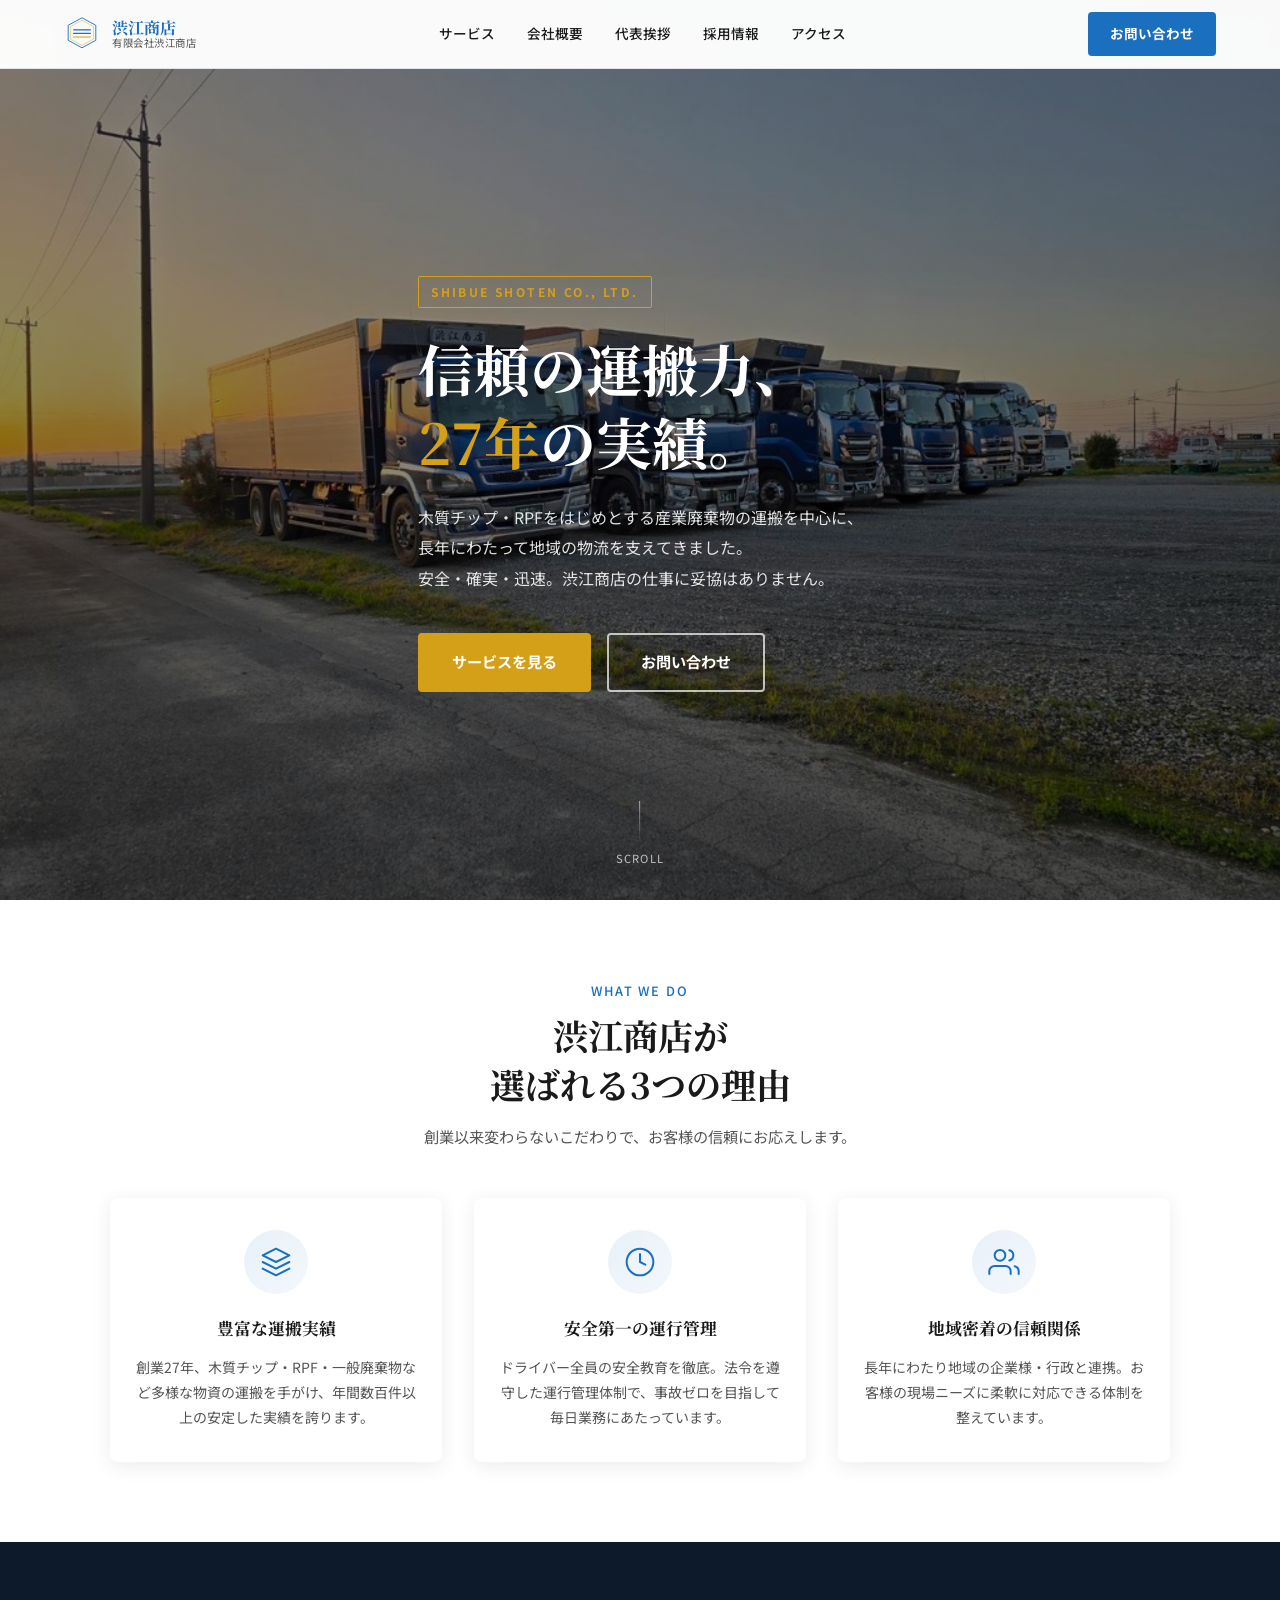
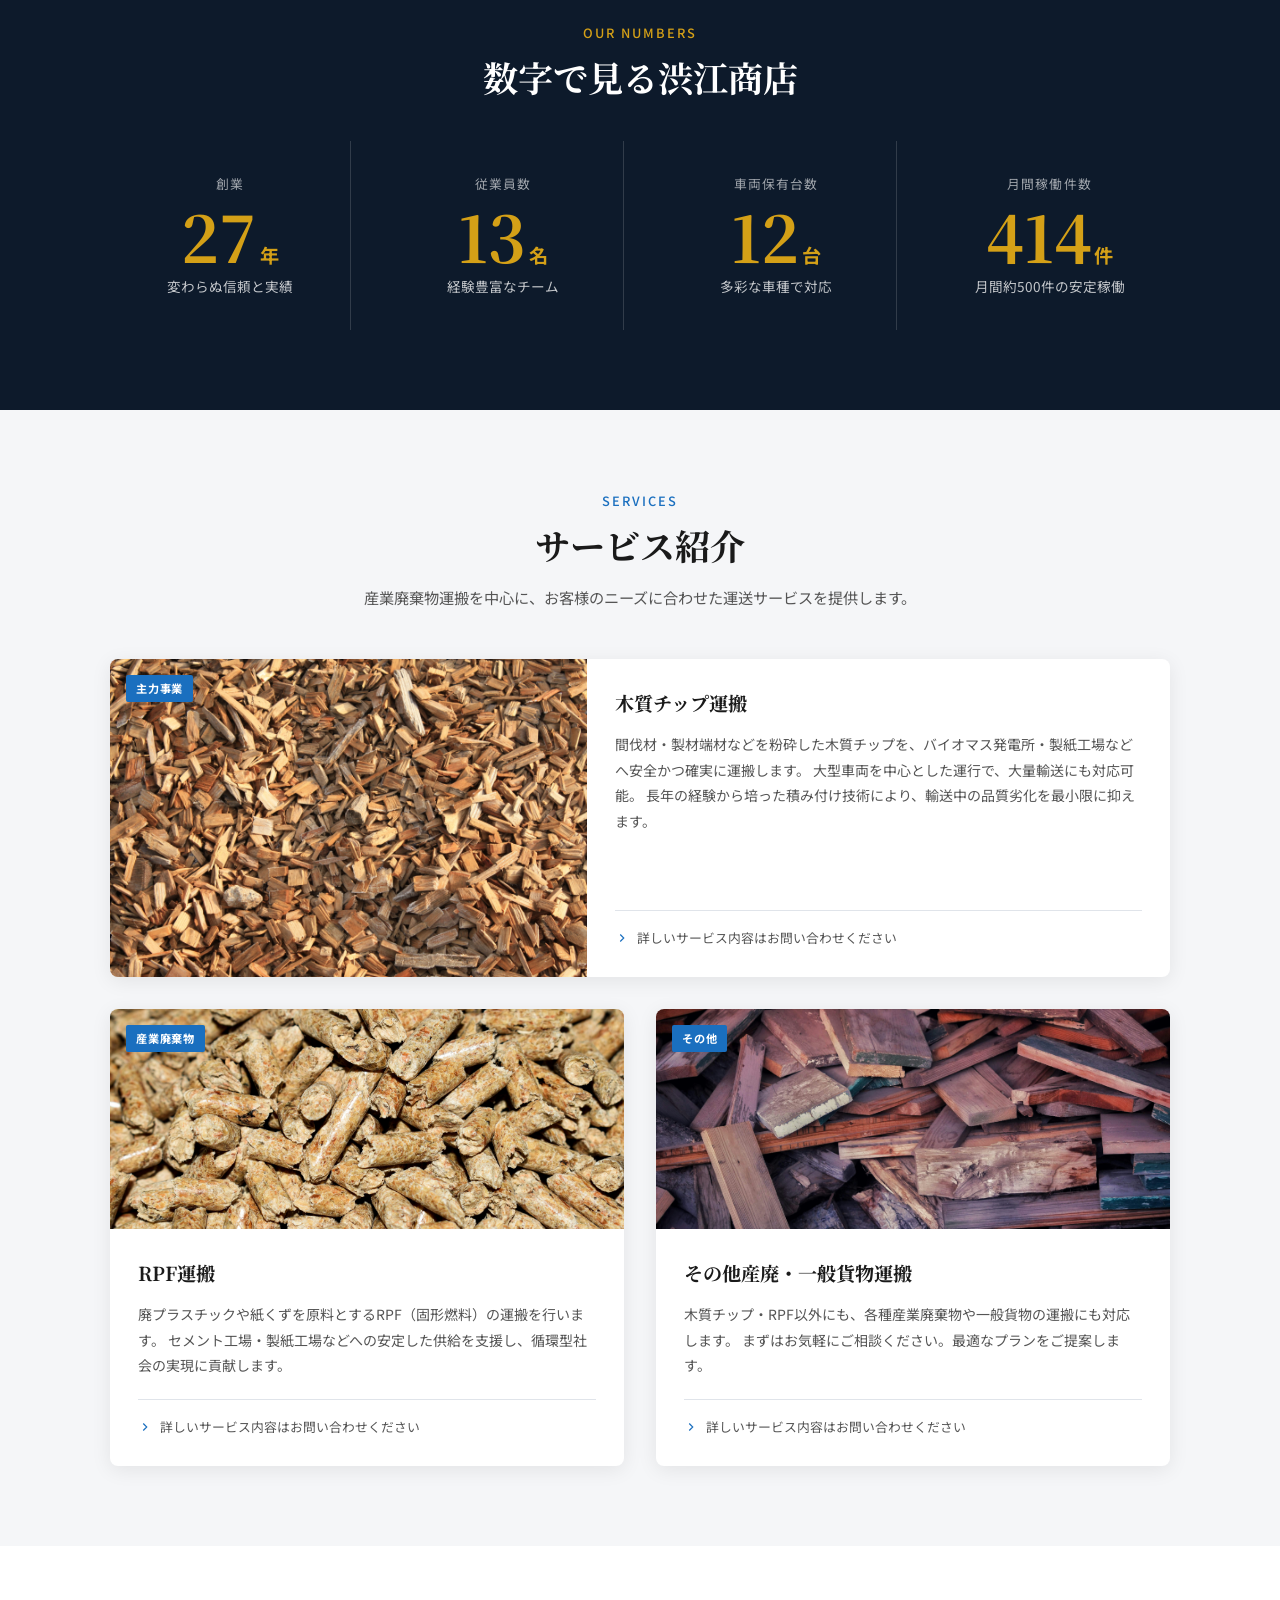
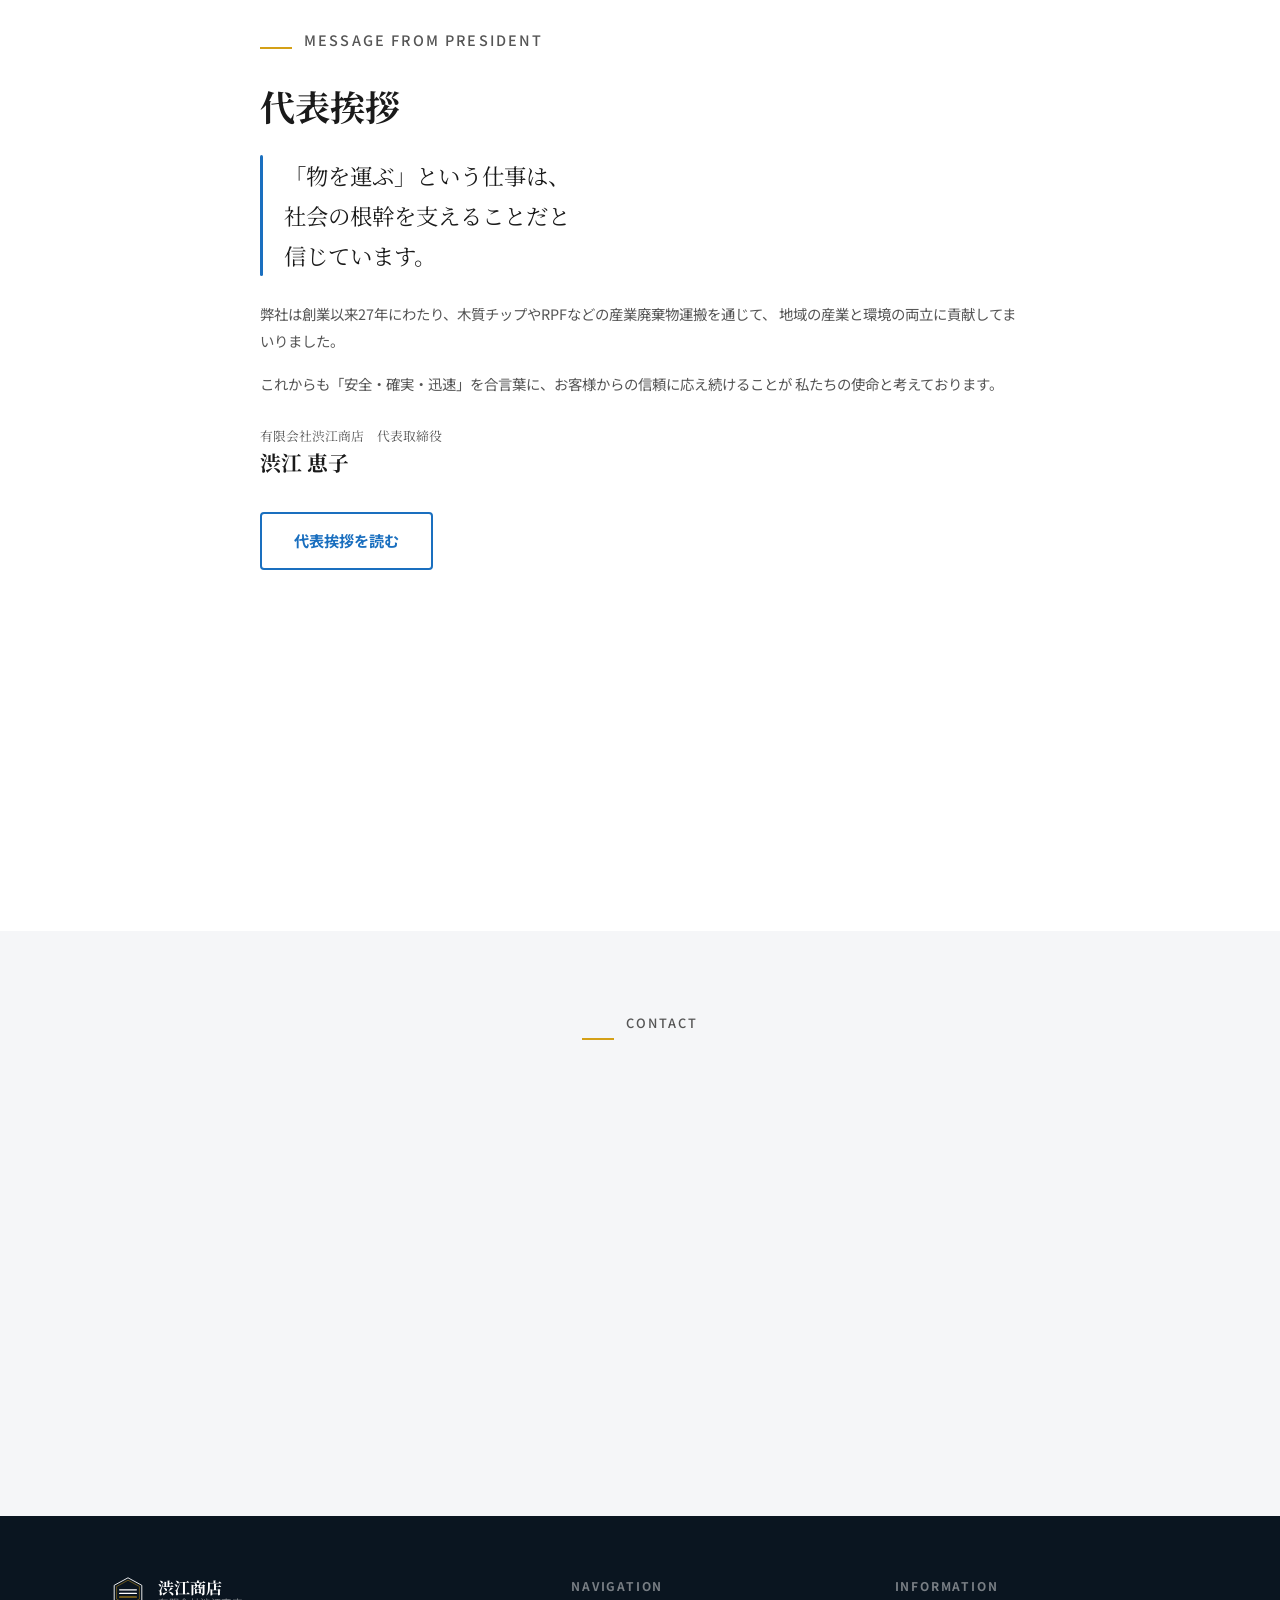
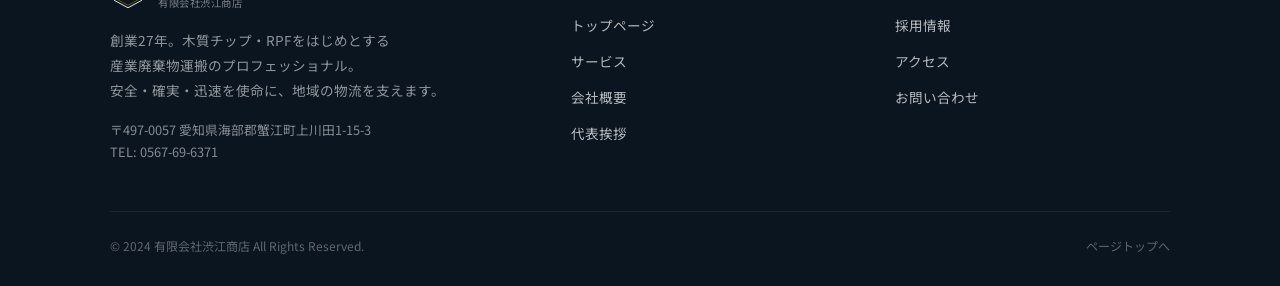
<file: index.html>
<!DOCTYPE html>
<html lang="ja">
<head>
  <meta charset="UTF-8">
  <link rel="icon" type="image/png" href="/shibue320/favicon-96x96.png" sizes="96x96" />
  <link rel="icon" type="image/svg+xml" href="/shibue320/favicon.svg" />
  <link rel="shortcut icon" href="/shibue320/favicon.ico" />
  <link rel="apple-touch-icon" sizes="180x180" href="/shibue320/apple-touch-icon.png" />
  <link rel="manifest" href="/shibue320/site.webmanifest" />
  <meta name="google-site-verification" content="BLk--PZ24DdsqaPjQL0l3wmoyHDwbInh8D880oLCnGQ" />
  <meta name="viewport" content="width=device-width, initial-scale=1.0">
  <meta name="description" content="有限会社渋江商店｜創業27年。木質チップ・RPF等の産業廃棄物運搬を中心に、信頼と実績で地域の物流を支えます。">
  <title>有限会社渋江商店｜信頼の運搬力、27年の実績。</title>

  <!-- Google Fonts -->
  <link rel="preconnect" href="https://fonts.googleapis.com">
  <link rel="preconnect" href="https://fonts.gstatic.com" crossorigin>
  <link href="https://fonts.googleapis.com/css2?family=Noto+Sans+JP:wght@400;500;700&family=Noto+Serif+JP:wght@400;700&display=swap" rel="stylesheet">

  <style>
    /* ===========================
       CSS Variables & Reset
    =========================== */
    :root {
      --color-main: #1A6FBF;
      --color-main-dark: #145a9e;
      --color-accent: #D4A017;
      --color-accent-dark: #b88a12;
      --color-text: #1a1a1a;
      --color-text-sub: #555;
      --color-bg: #ffffff;
      --color-bg-gray: #f5f6f8;
      --color-bg-dark: #0d1a2b;
      --color-border: #e0e4ea;
      --font-serif: 'Noto Serif JP', serif;
      --font-sans: 'Noto Sans JP', sans-serif;
      --radius: 8px;
      --shadow: 0 4px 20px rgba(0,0,0,0.08);
      --shadow-hover: 0 8px 32px rgba(0,0,0,0.15);
      --transition: 0.3s ease;
    }

    *, *::before, *::after {
      box-sizing: border-box;
      margin: 0;
      padding: 0;
    }

    html {
      scroll-behavior: smooth;
    }

    body {
      font-family: var(--font-sans);
      color: var(--color-text);
      background: var(--color-bg);
      line-height: 1.7;
      font-size: 15px;
    }

    img {
      max-width: 100%;
      height: auto;
      display: block;
    }

    a {
      text-decoration: none;
      color: inherit;
    }

    ul {
      list-style: none;
    }

    /* ===========================
       Typography
    =========================== */
    .sec-title {
      font-family: var(--font-serif);
      font-size: clamp(1.5rem, 4vw, 2.2rem);
      font-weight: 700;
      line-height: 1.4;
      color: var(--color-text);
    }

    .sec-subtitle {
      font-size: 0.8rem;
      font-weight: 500;
      letter-spacing: 0.15em;
      text-transform: uppercase;
      color: var(--color-main);
      margin-bottom: 0.5rem;
    }

    .sec-desc {
      color: var(--color-text-sub);
      margin-top: 1rem;
      font-size: 0.95rem;
    }

    /* ===========================
       Layout
    =========================== */
    .container {
      max-width: 1100px;
      margin: 0 auto;
      padding: 0 1.25rem;
    }

    .section {
      padding: 80px 0;
    }

    .section--gray {
      background: var(--color-bg-gray);
    }

    .section--dark {
      background: var(--color-bg-dark);
      color: #fff;
    }

    .section-head {
      text-align: center;
      margin-bottom: 3rem;
    }

    .section-head .sec-title {
      margin-bottom: 0.5rem;
    }

    /* ===========================
       Buttons
    =========================== */
    .btn {
      display: inline-flex;
      align-items: center;
      justify-content: center;
      gap: 0.5rem;
      padding: 0.9rem 2rem;
      border-radius: 4px;
      font-size: 0.95rem;
      font-weight: 700;
      cursor: pointer;
      transition: all var(--transition);
      border: 2px solid transparent;
      font-family: var(--font-sans);
    }

    .btn-primary {
      background: var(--color-main);
      color: #fff;
      border-color: var(--color-main);
    }

    .btn-primary:hover {
      background: var(--color-main-dark);
      border-color: var(--color-main-dark);
      transform: translateY(-2px);
      box-shadow: 0 6px 20px rgba(26,111,191,0.35);
    }

    .btn-accent {
      background: var(--color-accent);
      color: #fff;
      border-color: var(--color-accent);
    }

    .btn-accent:hover {
      background: var(--color-accent-dark);
      border-color: var(--color-accent-dark);
      transform: translateY(-2px);
      box-shadow: 0 6px 20px rgba(212,160,23,0.35);
    }

    .btn-outline {
      background: transparent;
      color: var(--color-main);
      border-color: var(--color-main);
    }

    .btn-outline:hover {
      background: var(--color-main);
      color: #fff;
      transform: translateY(-2px);
    }

    .btn-outline-white {
      background: transparent;
      color: #fff;
      border-color: rgba(255,255,255,0.7);
    }

    .btn-outline-white:hover {
      background: rgba(255,255,255,0.15);
      border-color: #fff;
    }

    /* ===========================
       Header / Nav
    =========================== */
    .site-header {
      position: fixed;
      top: 0;
      left: 0;
      right: 0;
      z-index: 1000;
      background: rgba(255,255,255,0.97);
      backdrop-filter: blur(8px);
      border-bottom: 1px solid var(--color-border);
      transition: box-shadow var(--transition);
    }

    .site-header.scrolled {
      box-shadow: 0 2px 20px rgba(0,0,0,0.1);
    }

    .header-inner {
      display: flex;
      align-items: center;
      justify-content: space-between;
      height: 68px;
      padding: 0 1.5rem;
      max-width: 1200px;
      margin: 0 auto;
    }

    .site-logo {
      display: flex;
      align-items: center;
      gap: 0.75rem;
    }

    .site-logo svg {
      width: 36px;
      height: 36px;
      flex-shrink: 0;
    }

    .logo-text {
      display: flex;
      flex-direction: column;
      line-height: 1.2;
    }

    .logo-text .company-name {
      font-family: var(--font-serif);
      font-size: 1rem;
      font-weight: 700;
      color: var(--color-main);
    }

    .logo-text .company-name-sub {
      font-size: 0.65rem;
      color: var(--color-text-sub);
      letter-spacing: 0.05em;
    }

    .site-nav {
      display: flex;
      align-items: center;
      gap: 2rem;
    }

    .site-nav a {
      font-size: 0.85rem;
      font-weight: 500;
      color: var(--color-text);
      transition: color var(--transition);
      position: relative;
    }

    .site-nav a::after {
      content: '';
      position: absolute;
      bottom: -2px;
      left: 0;
      width: 0;
      height: 2px;
      background: var(--color-main);
      transition: width var(--transition);
    }

    .site-nav a:hover {
      color: var(--color-main);
    }

    .site-nav a:hover::after {
      width: 100%;
    }

    .header-contact-btn {
      padding: 0.55rem 1.25rem;
      font-size: 0.85rem;
    }

    /* Hamburger */
    .hamburger {
      display: none;
      flex-direction: column;
      gap: 5px;
      background: none;
      border: none;
      cursor: pointer;
      padding: 6px;
    }

    .hamburger span {
      display: block;
      width: 24px;
      height: 2px;
      background: var(--color-text);
      border-radius: 2px;
      transition: all var(--transition);
    }

    .hamburger.active span:nth-child(1) {
      transform: translateY(7px) rotate(45deg);
    }

    .hamburger.active span:nth-child(2) {
      opacity: 0;
    }

    .hamburger.active span:nth-child(3) {
      transform: translateY(-7px) rotate(-45deg);
    }

    /* Mobile menu */
    .mobile-menu {
      display: none;
      position: fixed;
      top: 68px;
      left: 0;
      right: 0;
      background: #fff;
      border-bottom: 1px solid var(--color-border);
      padding: 1.5rem;
      z-index: 999;
      flex-direction: column;
      gap: 1rem;
    }

    .mobile-menu.open {
      display: flex;
    }

    .mobile-menu a {
      font-size: 1rem;
      font-weight: 500;
      padding: 0.6rem 0;
      border-bottom: 1px solid var(--color-border);
      color: var(--color-text);
    }

    .mobile-menu a:last-child {
      border-bottom: none;
    }

    /* ===========================
       Hero / FV
    =========================== */
    .hero {
      position: relative;
      min-height: 100svh;
      display: flex;
      align-items: center;
      overflow: hidden;
      padding-top: 68px;
    }

    .hero-bg {
      position: absolute;
      inset: 0;
      background:
        linear-gradient(rgba(0,0,0,0.45), rgba(0,0,0,0.45)),
        url('images/truck-02.jpeg') center/cover no-repeat;
    }

    .hero-content {
      position: relative;
      z-index: 2;
      padding: 5rem 1.5rem;
      max-width: 680px;
    }

    .hero-eyebrow {
      display: inline-block;
      font-size: 0.75rem;
      font-weight: 700;
      letter-spacing: 0.2em;
      text-transform: uppercase;
      color: var(--color-accent);
      border: 1px solid var(--color-accent);
      padding: 0.3rem 0.8rem;
      border-radius: 2px;
      margin-bottom: 1.5rem;
    }

    .hero-title {
      font-family: var(--font-serif);
      font-size: clamp(2rem, 5.5vw, 3.5rem);
      font-weight: 700;
      line-height: 1.3;
      color: #fff;
      margin-bottom: 1.5rem;
    }

    .hero-title span {
      color: var(--color-accent);
    }

    .hero-text {
      font-size: clamp(0.9rem, 2vw, 1rem);
      color: rgba(255,255,255,0.88);
      line-height: 1.9;
      margin-bottom: 2.5rem;
      max-width: 480px;
    }

    .hero-btns {
      display: flex;
      gap: 1rem;
      flex-wrap: wrap;
    }

    .hero-scroll {
      position: absolute;
      bottom: 2rem;
      left: 50%;
      transform: translateX(-50%);
      z-index: 2;
      display: flex;
      flex-direction: column;
      align-items: center;
      gap: 0.5rem;
      color: rgba(255,255,255,0.7);
      font-size: 0.7rem;
      letter-spacing: 0.1em;
    }

    .hero-scroll-line {
      width: 1px;
      height: 40px;
      background: linear-gradient(to bottom, rgba(255,255,255,0.6), transparent);
      animation: scrollLine 1.5s ease-in-out infinite;
    }

    @keyframes scrollLine {
      0% { transform: scaleY(0); transform-origin: top; }
      50% { transform: scaleY(1); transform-origin: top; }
      51% { transform: scaleY(1); transform-origin: bottom; }
      100% { transform: scaleY(0); transform-origin: bottom; }
    }

    /* ===========================
       What We Do
    =========================== */
    .what-grid {
      display: grid;
      grid-template-columns: repeat(3, 1fr);
      gap: 2rem;
      margin-top: 1rem;
    }

    .what-item {
      text-align: center;
      padding: 2rem 1.5rem;
      background: #fff;
      border-radius: var(--radius);
      box-shadow: var(--shadow);
      transition: transform var(--transition), box-shadow var(--transition);
    }

    .what-item:hover {
      transform: translateY(-6px);
      box-shadow: var(--shadow-hover);
    }

    .what-icon {
      width: 64px;
      height: 64px;
      margin: 0 auto 1.25rem;
      background: linear-gradient(135deg, rgba(26,111,191,0.1), rgba(26,111,191,0.05));
      border-radius: 50%;
      display: flex;
      align-items: center;
      justify-content: center;
    }

    .what-icon svg {
      width: 32px;
      height: 32px;
      stroke: var(--color-main);
      fill: none;
      stroke-width: 1.5;
      stroke-linecap: round;
      stroke-linejoin: round;
    }

    .what-item h3 {
      font-family: var(--font-serif);
      font-size: 1.05rem;
      font-weight: 700;
      margin-bottom: 0.75rem;
      color: var(--color-text);
    }

    .what-item p {
      font-size: 0.875rem;
      color: var(--color-text-sub);
      line-height: 1.8;
    }

    /* ===========================
       Numbers
    =========================== */
    .numbers-grid {
      display: grid;
      grid-template-columns: repeat(4, 1fr);
      gap: 2rem;
    }

    .number-item {
      text-align: center;
      padding: 2rem 1rem;
      border-right: 1px solid rgba(255,255,255,0.15);
    }

    .number-item:last-child {
      border-right: none;
    }

    .number-label-top {
      font-size: 0.8rem;
      color: rgba(255,255,255,0.6);
      margin-bottom: 0.5rem;
      letter-spacing: 0.08em;
    }

    .number-value {
      font-family: var(--font-serif);
      font-size: clamp(2.5rem, 5vw, 4rem);
      font-weight: 700;
      color: var(--color-accent);
      line-height: 1;
      display: flex;
      align-items: baseline;
      justify-content: center;
      gap: 0.15rem;
    }

    .number-value .unit {
      font-size: 1.2rem;
      font-family: var(--font-sans);
    }

    .number-label-bottom {
      font-size: 0.85rem;
      color: rgba(255,255,255,0.75);
      margin-top: 0.5rem;
    }

    /* ===========================
       Services
    =========================== */
    .services-grid {
      display: grid;
      grid-template-columns: repeat(2, 1fr);
      gap: 2rem;
    }

    .service-card {
      background: #fff;
      border-radius: var(--radius);
      overflow: hidden;
      box-shadow: var(--shadow);
      transition: transform var(--transition), box-shadow var(--transition);
      display: flex;
      flex-direction: column;
    }

    .service-card:hover {
      transform: translateY(-6px);
      box-shadow: var(--shadow-hover);
    }

    .service-card-img {
      width: 100%;
      height: 220px;
      background: var(--color-bg-gray);
      position: relative;
      overflow: hidden;
    }

    .service-card-img img {
      width: 100%;
      height: 100%;
      object-fit: cover;
      transition: transform 0.5s ease;
    }

    .service-card:hover .service-card-img img {
      transform: scale(1.05);
    }

    .service-card-img-placeholder {
      width: 100%;
      height: 100%;
      display: flex;
      flex-direction: column;
      align-items: center;
      justify-content: center;
      gap: 0.75rem;
      background: linear-gradient(135deg, #e8eef5, #d0dce8);
      color: var(--color-main);
    }

    .service-card-img-placeholder svg {
      width: 48px;
      height: 48px;
      stroke: var(--color-main);
      fill: none;
      stroke-width: 1.5;
      opacity: 0.6;
    }

    .service-card-img-placeholder span {
      font-size: 0.75rem;
      opacity: 0.6;
    }

    .service-card-tag {
      position: absolute;
      top: 1rem;
      left: 1rem;
      background: var(--color-main);
      color: #fff;
      font-size: 0.7rem;
      font-weight: 700;
      letter-spacing: 0.05em;
      padding: 0.25rem 0.65rem;
      border-radius: 2px;
    }

    .service-card-body {
      padding: 1.75rem;
      flex: 1;
      display: flex;
      flex-direction: column;
    }

    .service-card-body h3 {
      font-family: var(--font-serif);
      font-size: 1.2rem;
      font-weight: 700;
      margin-bottom: 0.75rem;
      color: var(--color-text);
    }

    .service-card-body p {
      font-size: 0.875rem;
      color: var(--color-text-sub);
      line-height: 1.85;
      flex: 1;
    }

    .service-card-footer {
      margin-top: 1.25rem;
      padding-top: 1rem;
      border-top: 1px solid var(--color-border);
      display: flex;
      align-items: center;
      gap: 0.5rem;
      font-size: 0.8rem;
      color: var(--color-text-sub);
    }

    .service-card-footer svg {
      width: 14px;
      height: 14px;
      stroke: var(--color-main);
      fill: none;
      stroke-width: 2;
      flex-shrink: 0;
    }

    /* Featured service (full width) */
    .services-grid .service-card--featured {
      grid-column: 1 / -1;
      flex-direction: row;
    }

    .service-card--featured .service-card-img {
      width: 45%;
      height: auto;
      min-height: 250px;
      flex-shrink: 0;
    }

    /* ===========================
       President
    =========================== */
    .president-wrap {
      max-width: 760px;
      margin: 0 auto;
    }

    .president-photo-placeholder svg {
      display: none;
      fill: none;
      stroke-width: 1;
      opacity: 0.4;
    }

    .president-body blockquote {
      font-family: var(--font-serif);
      font-size: clamp(1.1rem, 2.5vw, 1.4rem);
      line-height: 1.8;
      color: var(--color-text);
      font-style: normal;
      position: relative;
      padding-left: 1.5rem;
      margin-bottom: 1.5rem;
    }

    .president-body blockquote::before {
      content: '';
      position: absolute;
      left: 0;
      top: 0;
      bottom: 0;
      width: 3px;
      background: var(--color-main);
      border-radius: 2px;
    }

    .president-body p {
      font-size: 0.9rem;
      color: var(--color-text-sub);
      line-height: 1.9;
      margin-bottom: 1rem;
    }

    .president-sign {
      margin-top: 1.75rem;
      display: flex;
      align-items: flex-end;
      gap: 1rem;
    }

    .president-sign-text {
      font-family: var(--font-serif);
      line-height: 1.6;
    }

    .president-sign-text .position {
      font-size: 0.8rem;
      color: var(--color-text-sub);
    }

    .president-sign-text .name {
      font-size: 1.3rem;
      font-weight: 700;
    }

    /* ===========================
       Recruit Banner
    =========================== */
    .recruit-banner {
      background: linear-gradient(135deg, var(--color-main) 0%, #2280d4 100%);
      padding: 60px 0;
      position: relative;
      overflow: hidden;
    }

    .recruit-banner::before {
      content: '';
      position: absolute;
      top: -50%;
      right: -10%;
      width: 500px;
      height: 500px;
      background: radial-gradient(circle, rgba(255,255,255,0.06) 0%, transparent 70%);
      pointer-events: none;
    }

    .recruit-inner {
      display: flex;
      align-items: center;
      justify-content: space-between;
      gap: 2rem;
    }

    .recruit-copy h2 {
      font-family: var(--font-serif);
      font-size: clamp(1.4rem, 3vw, 2rem);
      color: #fff;
      font-weight: 700;
      margin-bottom: 0.5rem;
    }

    .recruit-copy p {
      color: rgba(255,255,255,0.8);
      font-size: 0.9rem;
      line-height: 1.8;
    }

    .recruit-tags {
      display: flex;
      gap: 0.5rem;
      flex-wrap: wrap;
      margin-top: 1rem;
    }

    .recruit-tag {
      font-size: 0.75rem;
      background: rgba(255,255,255,0.15);
      color: rgba(255,255,255,0.9);
      padding: 0.25rem 0.65rem;
      border-radius: 20px;
      border: 1px solid rgba(255,255,255,0.25);
    }

    .recruit-cta {
      flex-shrink: 0;
    }

    /* ===========================
       Contact CTA
    =========================== */
    .contact-cta {
      background: var(--color-bg-gray);
      padding: 80px 0;
    }

    .contact-cta-inner {
      text-align: center;
      max-width: 640px;
      margin: 0 auto;
    }

    .contact-cta-inner .sec-title {
      margin-bottom: 1rem;
    }

    .contact-cta-inner p {
      color: var(--color-text-sub);
      margin-bottom: 2rem;
      line-height: 1.9;
    }

    .contact-btns {
      display: flex;
      gap: 1rem;
      justify-content: center;
      flex-wrap: wrap;
    }

    .contact-tel-block {
      display: flex;
      flex-direction: column;
      align-items: center;
      gap: 0.25rem;
      margin-top: 2rem;
    }

    .contact-tel-label {
      font-size: 0.75rem;
      color: var(--color-text-sub);
      letter-spacing: 0.08em;
    }

    .contact-tel-number {
      font-family: var(--font-serif);
      font-size: clamp(1.6rem, 4vw, 2.2rem);
      font-weight: 700;
      color: var(--color-main);
      letter-spacing: 0.05em;
    }

    .contact-tel-time {
      font-size: 0.75rem;
      color: var(--color-text-sub);
    }

    /* ===========================
       Footer
    =========================== */
    .site-footer {
      background: #0a1520;
      color: rgba(255,255,255,0.75);
      padding: 60px 0 30px;
    }

    .footer-inner {
      display: grid;
      grid-template-columns: 1.5fr 1fr 1fr;
      gap: 3rem;
      margin-bottom: 3rem;
    }

    .footer-brand .logo-text .company-name {
      color: #fff;
    }

    .footer-desc {
      font-size: 0.85rem;
      line-height: 1.85;
      color: rgba(255,255,255,0.55);
      margin-top: 1rem;
    }

    .footer-nav-title {
      font-size: 0.75rem;
      font-weight: 700;
      letter-spacing: 0.15em;
      text-transform: uppercase;
      color: rgba(255,255,255,0.45);
      margin-bottom: 1rem;
    }

    .footer-nav ul {
      display: flex;
      flex-direction: column;
      gap: 0.65rem;
    }

    .footer-nav ul li a {
      font-size: 0.85rem;
      color: rgba(255,255,255,0.7);
      transition: color var(--transition);
    }

    .footer-nav ul li a:hover {
      color: #fff;
    }

    .footer-bottom {
      border-top: 1px solid rgba(255,255,255,0.08);
      padding-top: 1.5rem;
      display: flex;
      align-items: center;
      justify-content: space-between;
      gap: 1rem;
    }

    .footer-bottom small {
      font-size: 0.75rem;
      color: rgba(255,255,255,0.35);
    }

    .footer-address {
      font-size: 0.8rem;
      color: rgba(255,255,255,0.5);
      line-height: 1.7;
      margin-top: 1rem;
    }

    /* ===========================
       Scroll animations
    =========================== */
    .fade-up {
      opacity: 0;
      transform: translateY(30px);
      transition: opacity 0.65s ease, transform 0.65s ease;
    }

    .fade-up.visible {
      opacity: 1;
      transform: translateY(0);
    }

    .fade-up-delay-1 { transition-delay: 0.1s; }
    .fade-up-delay-2 { transition-delay: 0.2s; }
    .fade-up-delay-3 { transition-delay: 0.3s; }
    .fade-up-delay-4 { transition-delay: 0.4s; }

    /* ===========================
       Divider accent
    =========================== */
    .accent-line {
      display: flex;
      align-items: center;
      gap: 0.75rem;
      margin-bottom: 0.75rem;
    }

    .accent-line::before {
      content: '';
      display: block;
      width: 32px;
      height: 2px;
      background: var(--color-accent);
    }

    /* ===========================
       Responsive
    =========================== */
    @media (max-width: 1024px) {
      .numbers-grid {
        grid-template-columns: repeat(2, 1fr);
      }

      .number-item {
        border-right: none;
        border-bottom: 1px solid rgba(255,255,255,0.15);
        padding: 1.5rem;
      }

      .number-item:nth-child(2n) {
        border-right: none;
      }

      .footer-inner {
        grid-template-columns: 1fr 1fr;
      }

      .footer-brand {
        grid-column: 1 / -1;
      }
    }

    @media (max-width: 768px) {
      .section {
        padding: 60px 0;
      }

      .site-nav,
      .header-contact-btn {
        display: none;
      }

      .hamburger {
        display: flex;
      }

      .what-grid {
        grid-template-columns: 1fr;
        gap: 1.25rem;
      }

      .what-item {
        display: flex;
        align-items: flex-start;
        text-align: left;
        gap: 1.25rem;
        padding: 1.5rem;
      }

      .what-icon {
        margin: 0;
        flex-shrink: 0;
        width: 52px;
        height: 52px;
      }

      .services-grid {
        grid-template-columns: 1fr;
        gap: 1rem;
      }

      /* 詳細度をデスクトップと揃えて flex-direction を正しく上書き */
      .services-grid .service-card--featured {
        flex-direction: column;
      }

      /* SP: 全カードの画像エリアを高さ固定・間延び防止 */
      .service-card-img {
        width: 100%;
        height: 160px;
        min-height: 160px;
        max-height: 180px;
        flex-shrink: 0;
      }

      /* featuredカードの画像も同一サイズ・横幅100%に */
      .services-grid .service-card--featured .service-card-img {
        width: 100%;
        height: 160px;
        min-height: 160px;
        max-height: 180px;
        flex-shrink: 0;
      }

      /* placeholder を親の固定高さに合わせる */
      .service-card-img-placeholder {
        width: 100%;
        height: 160px;
        min-height: unset;
        max-height: 180px;
      }

      .service-card-img-placeholder svg {
        width: 32px;
        height: 32px;
      }

      /* body の flex: 1 による引き伸ばしを解除 */
      .service-card-body {
        flex: 0 0 auto;
        padding: 1.1rem 1.25rem;
      }

      /* body内のpも引き伸ばさない */
      .service-card-body p {
        flex: none;
      }

      .president-wrap {
        grid-template-columns: 1fr;
        gap: 2.5rem;
      }

      .president-photo {
        max-width: 300px;
        margin: 0 auto;
      }

      .recruit-inner {
        flex-direction: column;
        text-align: center;
      }

      .recruit-tags {
        justify-content: center;
      }

      .footer-inner {
        grid-template-columns: 1fr;
        gap: 2rem;
      }

      .footer-bottom {
        flex-direction: column;
        text-align: center;
      }

      .hero-content {
        width: 100%;
        padding: 4rem 24px;
        box-sizing: border-box;
      }

      .hero-btns {
        flex-direction: column;
        align-items: flex-start;
        width: 100%;
      }

      .hero-btns .btn {
        width: 100%;
        max-width: none;
      }
    }

    @media (max-width: 480px) {
      .numbers-grid {
        grid-template-columns: repeat(2, 1fr);
      }
    }
  </style>
</head>
<body>

  <!-- ===========================
       Header
  =========================== -->
  <header class="site-header" id="site-header">
    <div class="header-inner">
      <a href="index.html" class="site-logo">
        <svg width="48" height="48" viewBox="0 0 120 120" role="img" xmlns="http://www.w3.org/2000/svg">
  <title>渋江商店ロゴ</title>
  <polygon points="60,6 106,31 106,81 60,106 14,81 14,31" fill="none" stroke="#1A6FBF" stroke-width="3"/>
  <polygon points="60,14 98,35 98,77 60,98 22,77 22,35" fill="none" stroke="#D4A017" stroke-width="1.5"/>
  <line x1="32" y1="46" x2="88" y2="46" stroke="#1A6FBF" stroke-width="4" stroke-linecap="round"/>
  <line x1="32" y1="58" x2="88" y2="58" stroke="#1A6FBF" stroke-width="4" stroke-linecap="round"/>
  <line x1="32" y1="70" x2="88" y2="70" stroke="#D4A017" stroke-width="4" stroke-linecap="round"/>
</svg>
        <div class="logo-text">
          <span class="company-name">渋江商店</span>
          <span class="company-name-sub">有限会社渋江商店</span>
        </div>
      </a>

      <nav class="site-nav">
        <a href="service.html">サービス</a>
        <a href="company.html">会社概要</a>
        <a href="president.html">代表挨拶</a>
        <a href="recruit.html">採用情報</a>
        <a href="access.html">アクセス</a>
      </nav>

      <a href="contact.html" class="btn btn-primary header-contact-btn">お問い合わせ</a>

      <button class="hamburger" id="hamburger" aria-label="メニュー">
        <span></span>
        <span></span>
        <span></span>
      </button>
    </div>
  </header>

  <!-- Mobile Menu -->
  <nav class="mobile-menu" id="mobile-menu">
    <a href="service.html" class="mobile-nav-link">サービス</a>
    <a href="company.html" class="mobile-nav-link">会社概要</a>
    <a href="president.html" class="mobile-nav-link">代表挨拶</a>
    <a href="recruit.html" class="mobile-nav-link">採用情報</a>
    <a href="access.html" class="mobile-nav-link">アクセス</a>
    <a href="contact.html" class="mobile-nav-link" style="color: var(--color-main); font-weight: 700;">お問い合わせ</a>
  </nav>

  <main>

    <!-- ===========================
         Hero / FV
    =========================== -->
    <section class="hero" id="top">
      <div class="hero-bg"></div>
      <div class="container">
        <div class="hero-content">
          <span class="hero-eyebrow">Shibue Shoten Co., Ltd.</span>
          <h1 class="hero-title">
            信頼の運搬力、<br>
            <span>27年</span>の実績。
          </h1>
          <p class="hero-text">
            木質チップ・RPFをはじめとする産業廃棄物の運搬を中心に、<br>
            長年にわたって地域の物流を支えてきました。<br>
            安全・確実・迅速。渋江商店の仕事に妥協はありません。
          </p>
          <div class="hero-btns">
            <a href="#services" class="btn btn-accent">サービスを見る</a>
            <a href="contact.html" class="btn btn-outline-white">お問い合わせ</a>
          </div>
        </div>
      </div>
      <div class="hero-scroll">
        <div class="hero-scroll-line"></div>
        <span>SCROLL</span>
      </div>
    </section>


    <!-- ===========================
         What We Do
    =========================== -->
    <section class="section" id="what">
      <div class="container">
        <div class="section-head fade-up">
          <p class="sec-subtitle">What We Do</p>
          <h2 class="sec-title">渋江商店が<br class="sp-only">選ばれる3つの理由</h2>
          <p class="sec-desc">創業以来変わらないこだわりで、お客様の信頼にお応えします。</p>
        </div>
        <div class="what-grid">
          <div class="what-item fade-up fade-up-delay-1">
            <div class="what-icon">
              <svg viewBox="0 0 24 24"><path d="M12 2L2 7l10 5 10-5-10-5z"/><path d="M2 17l10 5 10-5"/><path d="M2 12l10 5 10-5"/></svg>
            </div>
            <div>
              <h3>豊富な運搬実績</h3>
              <p>創業27年、木質チップ・RPF・一般廃棄物など多様な物資の運搬を手がけ、年間数百件以上の安定した実績を誇ります。</p>
            </div>
          </div>
          <div class="what-item fade-up fade-up-delay-2">
            <div class="what-icon">
              <svg viewBox="0 0 24 24"><circle cx="12" cy="12" r="10"/><path d="M12 6v6l4 2"/></svg>
            </div>
            <div>
              <h3>安全第一の運行管理</h3>
              <p>ドライバー全員の安全教育を徹底。法令を遵守した運行管理体制で、事故ゼロを目指して毎日業務にあたっています。</p>
            </div>
          </div>
          <div class="what-item fade-up fade-up-delay-3">
            <div class="what-icon">
              <svg viewBox="0 0 24 24"><path d="M17 21v-2a4 4 0 0 0-4-4H5a4 4 0 0 0-4 4v2"/><circle cx="9" cy="7" r="4"/><path d="M23 21v-2a4 4 0 0 0-3-3.87"/><path d="M16 3.13a4 4 0 0 1 0 7.75"/></svg>
            </div>
            <div>
              <h3>地域密着の信頼関係</h3>
              <p>長年にわたり地域の企業様・行政と連携。お客様の現場ニーズに柔軟に対応できる体制を整えています。</p>
            </div>
          </div>
        </div>
      </div>
    </section>


    <!-- ===========================
         Numbers
    =========================== -->
    <section class="section section--dark" id="numbers">
      <div class="container">
        <div class="section-head fade-up" style="margin-bottom: 2.5rem;">
          <p class="sec-subtitle" style="color: var(--color-accent);">Our Numbers</p>
          <h2 class="sec-title" style="color: #fff;">数字で見る渋江商店</h2>
        </div>
        <div class="numbers-grid">
          <div class="number-item fade-up fade-up-delay-1">
            <div class="number-label-top">創業</div>
            <div class="number-value">
              <span class="count" data-target="27">0</span>
              <span class="unit">年</span>
            </div>
            <div class="number-label-bottom">変わらぬ信頼と実績</div>
          </div>
          <div class="number-item fade-up fade-up-delay-2">
            <div class="number-label-top">従業員数</div>
            <div class="number-value">
              <span class="count" data-target="13">0</span>
              <span class="unit">名</span>
            </div>
            <div class="number-label-bottom">経験豊富なチーム</div>
          </div>
          <div class="number-item fade-up fade-up-delay-3">
            <div class="number-label-top">車両保有台数</div>
            <div class="number-value">
              <span class="count" data-target="12">0</span>
              <span class="unit">台</span>
            </div>
            <div class="number-label-bottom">多彩な車種で対応</div>
          </div>
          <div class="number-item fade-up fade-up-delay-4">
            <div class="number-label-top">月間稼働件数</div>
            <div class="number-value">
              <span class="count" data-target="500">0</span>
              <span class="unit">件</span>
            </div>
            <div class="number-label-bottom">月間約500件の安定稼働</div>
          </div>
        </div>
      </div>
    </section>


    <!-- ===========================
         Services
    =========================== -->
    <section class="section section--gray" id="services">
      <div class="container">
        <div class="section-head fade-up">
          <p class="sec-subtitle">Services</p>
          <h2 class="sec-title">サービス紹介</h2>
          <p class="sec-desc">産業廃棄物運搬を中心に、お客様のニーズに合わせた運送サービスを提供します。</p>
        </div>

        <div class="services-grid">
          <!-- Card 1: Featured -->
          <div class="service-card service-card--featured fade-up">
            <div class="service-card-img">
              <img src="images/wood-chip.jpg" alt="木質チップ運搬">
              <span class="service-card-tag">主力事業</span>
            </div>
            <div class="service-card-body">
              <h3>木質チップ運搬</h3>
              <p>
                間伐材・製材端材などを粉砕した木質チップを、バイオマス発電所・製紙工場などへ安全かつ確実に運搬します。
                大型車両を中心とした運行で、大量輸送にも対応可能。
                長年の経験から培った積み付け技術により、輸送中の品質劣化を最小限に抑えます。
              </p>
              <div class="service-card-footer">
                <svg viewBox="0 0 24 24"><polyline points="9 18 15 12 9 6"/></svg>
                <span>詳しいサービス内容はお問い合わせください</span>
              </div>
            </div>
          </div>

          <!-- Card 2 -->
          <div class="service-card fade-up fade-up-delay-1">
            <div class="service-card-img">
              <img src="images/RPF.jpg" alt="RPF運搬">
              <span class="service-card-tag">産業廃棄物</span>
            </div>
            <div class="service-card-body">
              <h3>RPF運搬</h3>
              <p>
                廃プラスチックや紙くずを原料とするRPF（固形燃料）の運搬を行います。
                セメント工場・製紙工場などへの安定した供給を支援し、循環型社会の実現に貢献します。
              </p>
              <div class="service-card-footer">
                <svg viewBox="0 0 24 24"><polyline points="9 18 15 12 9 6"/></svg>
                <span>詳しいサービス内容はお問い合わせください</span>
              </div>
            </div>
          </div>

          <!-- Card 3 -->
          <div class="service-card fade-up fade-up-delay-2">
            <div class="service-card-img">
              <img src="images/biomass-wood.jpg" alt="その他産廃・一般貨物運搬">
              <span class="service-card-tag">その他</span>
            </div>
            <div class="service-card-body">
              <h3>その他産廃・一般貨物運搬</h3>
              <p>
                木質チップ・RPF以外にも、各種産業廃棄物や一般貨物の運搬にも対応します。
                まずはお気軽にご相談ください。最適なプランをご提案します。
              </p>
              <div class="service-card-footer">
                <svg viewBox="0 0 24 24"><polyline points="9 18 15 12 9 6"/></svg>
                <span>詳しいサービス内容はお問い合わせください</span>
              </div>
            </div>
          </div>
        </div>
      </div>
    </section>


    <!-- ===========================
         President
    =========================== -->
    <section class="section" id="greeting">
      <div class="container">
        <div class="president-wrap">
          <div class="president-body fade-up">
            <div class="accent-line">
              <p class="sec-subtitle">Message from President</p>
            </div>
            <h2 class="sec-title" style="margin-bottom: 1.5rem;">代表挨拶</h2>
            <blockquote>
              「物を運ぶ」という仕事は、<br>
              社会の根幹を支えることだと<br>
              信じています。
            </blockquote>
            <p>
              弊社は創業以来27年にわたり、木質チップやRPFなどの産業廃棄物運搬を通じて、
              地域の産業と環境の両立に貢献してまいりました。
            </p>
            <p>
              これからも「安全・確実・迅速」を合言葉に、お客様からの信頼に応え続けることが
              私たちの使命と考えております。
            </p>
            <div class="president-sign">
              <div class="president-sign-text">
                <div class="position">有限会社渋江商店　代表取締役</div>
                <div class="name">渋江 恵子</div>
              </div>
            </div>
            <a href="president.html" class="btn btn-outline" style="margin-top: 2rem;">代表挨拶を読む</a>
          </div>
        </div>
      </div>
    </section>


    <!-- ===========================
         Recruit Banner
    =========================== -->
    <div class="recruit-banner fade-up" id="recruit">
      <div class="container">
        <div class="recruit-inner">
          <div class="recruit-copy">
            <h2>一緒に働く仲間を募集しています</h2>
            <p>
              現在、ドライバー職を中心に積極採用中。<br>
              未経験者も歓迎。一緒に成長しましょう。
            </p>
            <div class="recruit-tags">
              <span class="recruit-tag">ドライバー</span>
              <span class="recruit-tag">未経験OK</span>
              <span class="recruit-tag">社会保険完備</span>
              <span class="recruit-tag">研修制度あり</span>
            </div>
          </div>
          <div class="recruit-cta">
            <a href="recruit.html" class="btn btn-accent" style="padding: 1rem 2.5rem; font-size: 1rem;">
              採用情報を見る
            </a>
          </div>
        </div>
      </div>
    </div>


    <!-- ===========================
         Contact CTA
    =========================== -->
    <section class="contact-cta" id="contact">
      <div class="container">
        <div class="contact-cta-inner">
          <div class="accent-line" style="justify-content: center;">
            <p class="sec-subtitle">Contact</p>
          </div>
          <h2 class="sec-title fade-up">お気軽にご相談ください</h2>
          <p class="fade-up fade-up-delay-1">
            運搬に関するご相談・お見積りは無料です。<br>
            お電話またはお問い合わせフォームよりお気軽にどうぞ。
          </p>
          <div class="contact-btns fade-up fade-up-delay-2">
            <a href="contact.html" class="btn btn-primary" style="padding: 1rem 2.5rem;">
              お問い合わせフォーム
            </a>
          </div>
          <div class="contact-tel-block fade-up fade-up-delay-3">
            <span class="contact-tel-label">お電話でのお問い合わせ</span>
            <a href="tel:0567696371" class="contact-tel-number">0567-69-6371</a>
            <span class="contact-tel-time">受付時間：平日 9:00〜18:00</span>
          </div>
        </div>
      </div>
    </section>

  </main>


  <!-- ===========================
       Footer
  =========================== -->
  <footer class="site-footer">
    <div class="container">
      <div class="footer-inner">
        <div class="footer-brand">
          <div class="site-logo">
            <svg width="48" height="48" viewBox="0 0 120 120" role="img" xmlns="http://www.w3.org/2000/svg">
  <title>渋江商店ロゴ</title>
  <polygon points="60,6 106,31 106,81 60,106 14,81 14,31" fill="none" stroke="#ffffff" stroke-width="3"/>
  <polygon points="60,14 98,35 98,77 60,98 22,77 22,35" fill="none" stroke="#D4A017" stroke-width="1.5"/>
  <line x1="32" y1="46" x2="88" y2="46" stroke="#ffffff" stroke-width="4" stroke-linecap="round"/>
  <line x1="32" y1="58" x2="88" y2="58" stroke="#ffffff" stroke-width="4" stroke-linecap="round"/>
  <line x1="32" y1="70" x2="88" y2="70" stroke="#D4A017" stroke-width="4" stroke-linecap="round"/>
</svg>
            <div class="logo-text">
              <span class="company-name">渋江商店</span>
              <span class="company-name-sub" style="color: rgba(255,255,255,0.45);">有限会社渋江商店</span>
            </div>
          </div>
          <p class="footer-desc">
            創業27年。木質チップ・RPFをはじめとする<br>
            産業廃棄物運搬のプロフェッショナル。<br>
            安全・確実・迅速を使命に、地域の物流を支えます。
          </p>
          <p class="footer-address">
            〒497-0057 愛知県海部郡蟹江町上川田1-15-3<br>
            TEL: 0567-69-6371
          </p>
        </div>

        <div class="footer-nav">
          <p class="footer-nav-title">Navigation</p>
          <ul>
            <li><a href="index.html">トップページ</a></li>
            <li><a href="service.html">サービス</a></li>
            <li><a href="company.html">会社概要</a></li>
            <li><a href="president.html">代表挨拶</a></li>
          </ul>
        </div>

        <div class="footer-nav">
          <p class="footer-nav-title">Information</p>
          <ul>
            <li><a href="recruit.html">採用情報</a></li>
            <li><a href="access.html">アクセス</a></li>
            <li><a href="contact.html">お問い合わせ</a></li>
          </ul>
        </div>
      </div>

      <div class="footer-bottom">
        <small>&copy; 2024 有限会社渋江商店 All Rights Reserved.</small>
        <small><a href="#top" style="color: rgba(255,255,255,0.35);">ページトップへ</a></small>
      </div>
    </div>
  </footer>


  <script>
    // ===========================
    // Header scroll effect
    // ===========================
    const header = document.getElementById('site-header');
    window.addEventListener('scroll', () => {
      if (window.scrollY > 50) {
        header.classList.add('scrolled');
      } else {
        header.classList.remove('scrolled');
      }
    }, { passive: true });


    // ===========================
    // Hamburger menu
    // ===========================
    const hamburger = document.getElementById('hamburger');
    const mobileMenu = document.getElementById('mobile-menu');

    hamburger.addEventListener('click', () => {
      hamburger.classList.toggle('active');
      mobileMenu.classList.toggle('open');
    });

    // Close menu on link click
    document.querySelectorAll('.mobile-nav-link').forEach(link => {
      link.addEventListener('click', () => {
        hamburger.classList.remove('active');
        mobileMenu.classList.remove('open');
      });
    });


    // ===========================
    // Scroll animation (Intersection Observer)
    // ===========================
    const fadeEls = document.querySelectorAll('.fade-up');

    const observer = new IntersectionObserver((entries) => {
      entries.forEach(entry => {
        if (entry.isIntersecting) {
          entry.target.classList.add('visible');
          observer.unobserve(entry.target);
        }
      });
    }, {
      threshold: 0.1,
      rootMargin: '0px 0px -40px 0px'
    });

    fadeEls.forEach(el => observer.observe(el));


    // ===========================
    // Count-up animation
    // ===========================
    const countEls = document.querySelectorAll('.count');

    const countObserver = new IntersectionObserver((entries) => {
      entries.forEach(entry => {
        if (entry.isIntersecting) {
          const el = entry.target;
          const target = parseInt(el.dataset.target, 10);
          const duration = 1500;
          const step = Math.ceil(target / (duration / 16));
          let current = 0;

          const timer = setInterval(() => {
            current += step;
            if (current >= target) {
              current = target;
              clearInterval(timer);
            }
            el.textContent = current.toLocaleString();
          }, 16);

          countObserver.unobserve(el);
        }
      });
    }, { threshold: 0.5 });

    countEls.forEach(el => countObserver.observe(el));


    // ===========================
    // Smooth scroll for anchor links
    // ===========================
    document.querySelectorAll('a[href^="#"]').forEach(anchor => {
      anchor.addEventListener('click', function(e) {
        const href = this.getAttribute('href');
        if (href === '#') return;
        const target = document.querySelector(href);
        if (!target) return;
        e.preventDefault();
        const offset = 68;
        const top = target.getBoundingClientRect().top + window.scrollY - offset;
        window.scrollTo({ top, behavior: 'smooth' });
      });
    });
  </script>

</body>
</html>
</file>
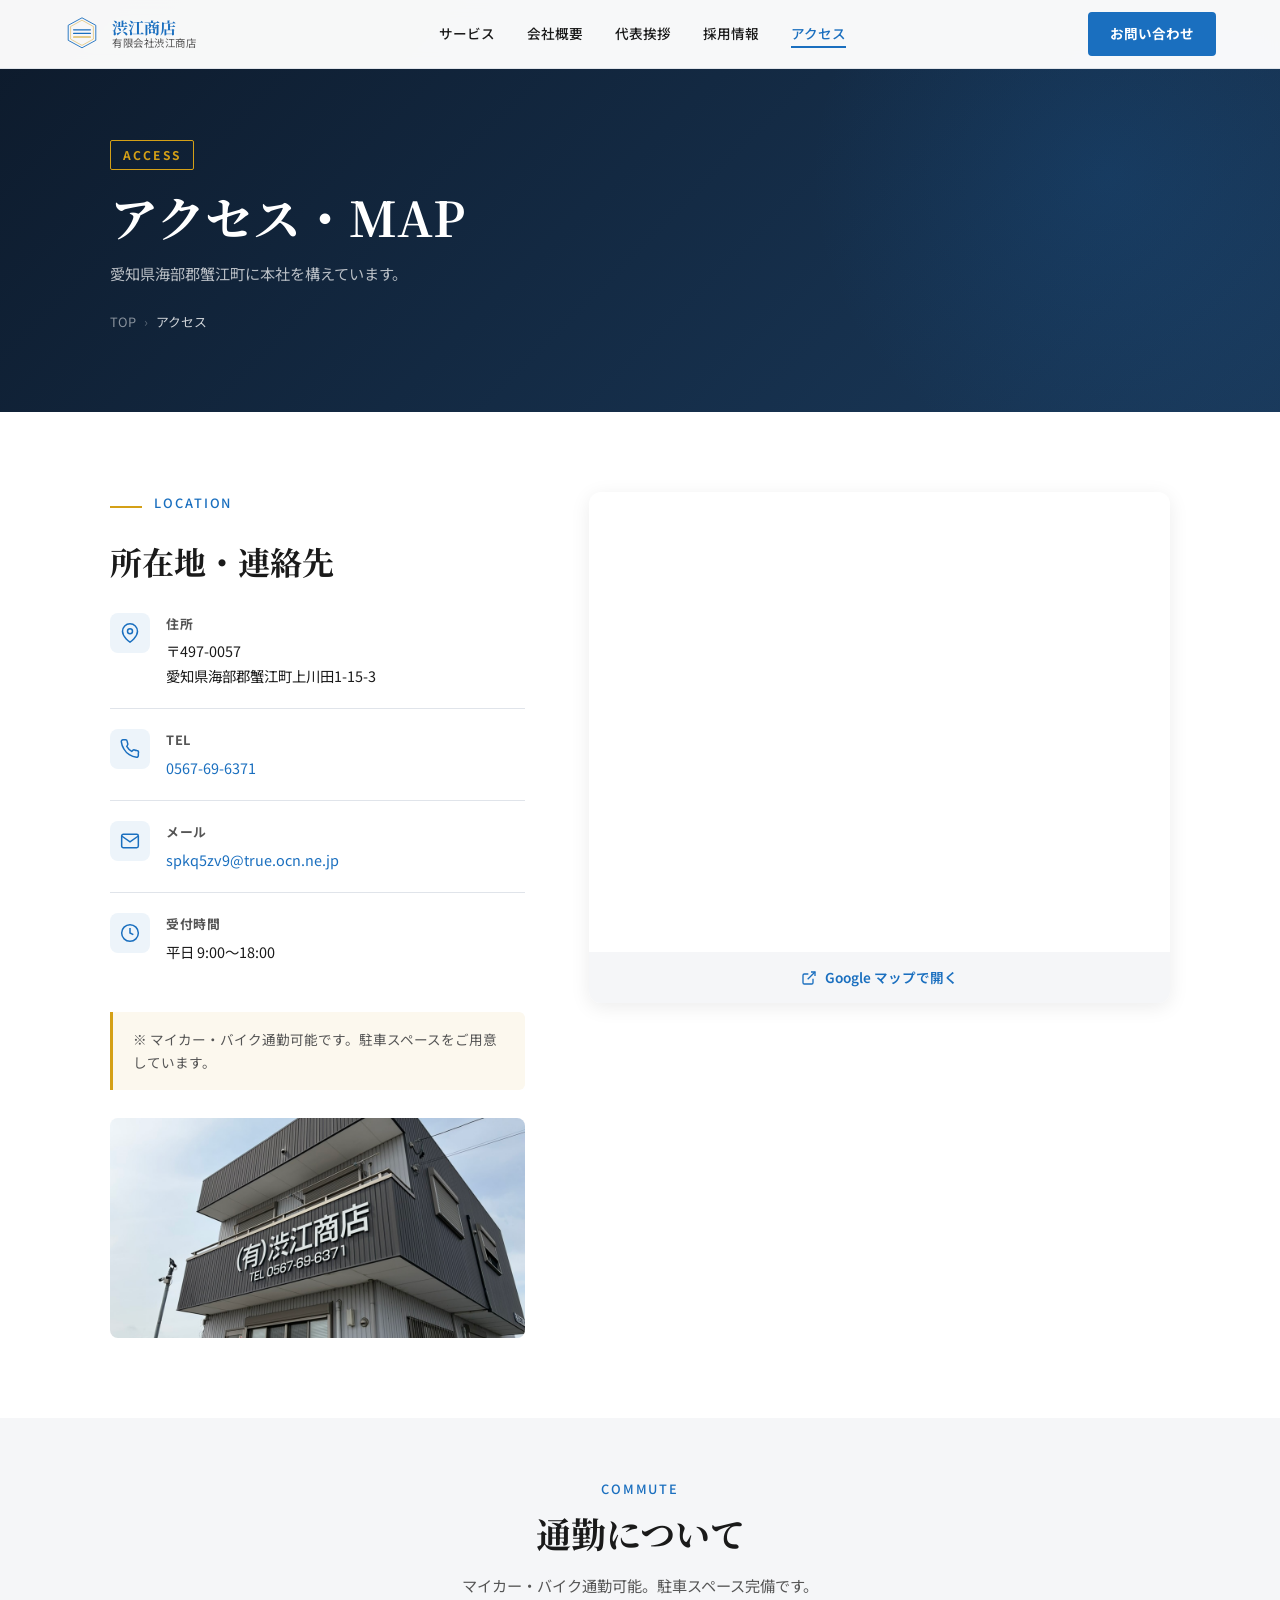
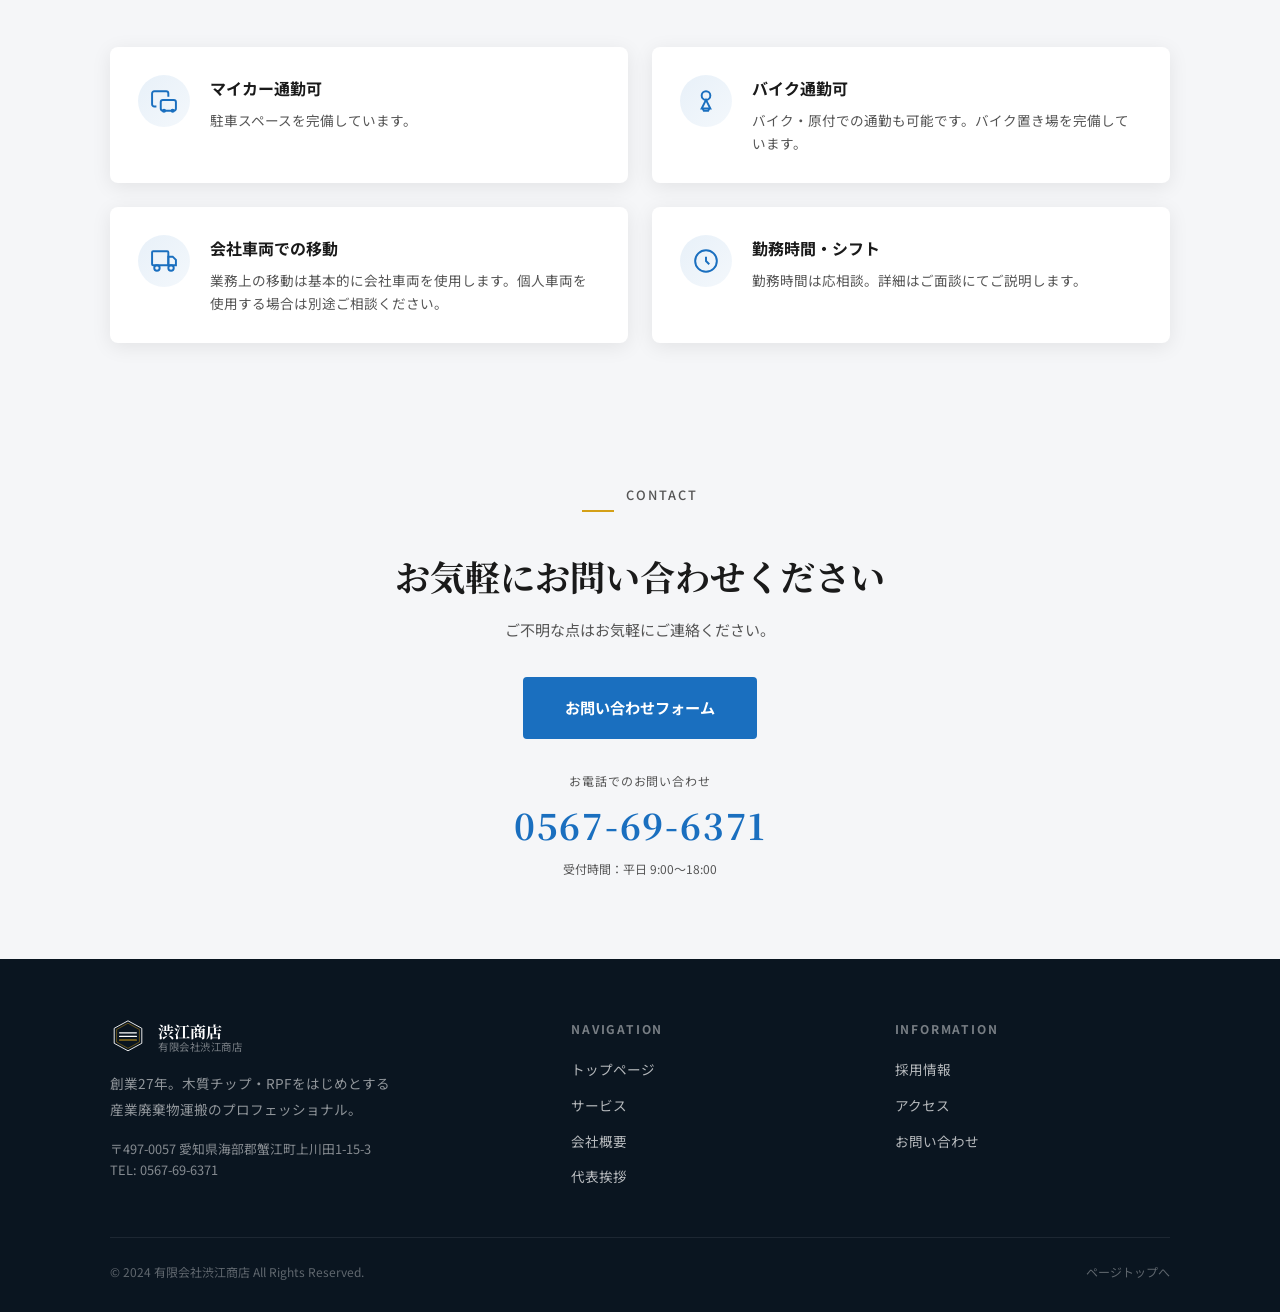
<file: access.html>
<!DOCTYPE html>
<html lang="ja">
<head>
  <meta charset="UTF-8">
  <link rel="icon" type="image/png" href="/shibue320/favicon-96x96.png" sizes="96x96" />
  <link rel="icon" type="image/svg+xml" href="/shibue320/favicon.svg" />
  <link rel="shortcut icon" href="/shibue320/favicon.ico" />
  <link rel="apple-touch-icon" sizes="180x180" href="/shibue320/apple-touch-icon.png" />
  <link rel="manifest" href="/shibue320/site.webmanifest" />
  <meta name="google-site-verification" content="BLk--PZ24DdsqaPjQL0l3wmoyHDwbInh8D880oLCnGQ" />
  <meta name="viewport" content="width=device-width, initial-scale=1.0">
  <meta name="description" content="有限会社渋江商店のアクセス情報。愛知県海部郡蟹江町。マイカー・バイク通勤可。">
  <title>アクセス | 有限会社渋江商店</title>
  <link rel="preconnect" href="https://fonts.googleapis.com">
  <link rel="preconnect" href="https://fonts.gstatic.com" crossorigin>
  <link href="https://fonts.googleapis.com/css2?family=Noto+Sans+JP:wght@400;500;700&family=Noto+Serif+JP:wght@400;700&display=swap" rel="stylesheet">
  <link rel="stylesheet" href="css/common.css">
  <style>
    .access-wrap {
      display: grid;
      grid-template-columns: 1fr 1.4fr;
      gap: 4rem;
      align-items: start;
    }
    .access-info h2 {
      font-family: var(--font-serif);
      font-size: clamp(1.4rem, 3vw, 2rem);
      font-weight: 700;
      margin-bottom: 1.5rem;
    }
    .access-detail-list {
      display: flex;
      flex-direction: column;
      gap: 1.25rem;
    }
    .access-detail-item {
      display: flex;
      align-items: flex-start;
      gap: 1rem;
      padding-bottom: 1.25rem;
      border-bottom: 1px solid var(--color-border);
    }
    .access-detail-item:last-child { border-bottom: none; }
    .access-detail-icon {
      width: 40px;
      height: 40px;
      background: rgba(26,111,191,0.08);
      border-radius: 8px;
      display: flex;
      align-items: center;
      justify-content: center;
      flex-shrink: 0;
    }
    .access-detail-icon svg {
      width: 20px;
      height: 20px;
      stroke: var(--color-main);
      fill: none;
      stroke-width: 1.8;
    }
    .access-detail-text {}
    .access-detail-text h4 { font-size: 0.8rem; font-weight: 700; color: var(--color-text-sub); margin-bottom: 0.3rem; letter-spacing: 0.05em; }
    .access-detail-text p { font-size: 0.9rem; line-height: 1.7; }
    .access-detail-text a { color: var(--color-main); }

    .access-note {
      margin-top: 1.75rem;
      padding: 1rem 1.25rem;
      background: rgba(212,160,23,0.07);
      border-left: 3px solid var(--color-accent);
      border-radius: 0 6px 6px 0;
      font-size: 0.85rem;
      color: var(--color-text-sub);
      line-height: 1.7;
    }

    /* Map */
    .access-map-wrap {
      border-radius: 12px;
      overflow: hidden;
      box-shadow: var(--shadow);
    }
    .access-map-wrap iframe {
      width: 100%;
      height: 460px;
      border: none;
      display: block;
    }
    .map-open-btn {
      display: flex;
      align-items: center;
      justify-content: center;
      gap: 0.5rem;
      padding: 0.85rem;
      background: var(--color-bg-gray);
      font-size: 0.85rem;
      font-weight: 600;
      color: var(--color-main);
      transition: background var(--transition);
    }
    .map-open-btn:hover { background: #e8eef5; }
    .map-open-btn svg { width: 16px; height: 16px; stroke: var(--color-main); fill: none; stroke-width: 2; }

    /* Commute info */
    .commute-section { padding: 60px 0; background: var(--color-bg-gray); }
    .commute-grid {
      display: grid;
      grid-template-columns: repeat(2, 1fr);
      gap: 1.5rem;
      margin-top: 2rem;
    }
    .commute-card {
      background: #fff;
      border-radius: 8px;
      padding: 1.75rem;
      box-shadow: var(--shadow);
      display: flex;
      align-items: flex-start;
      gap: 1.25rem;
    }
    .commute-card-icon {
      width: 52px;
      height: 52px;
      background: linear-gradient(135deg, rgba(26,111,191,0.1), rgba(26,111,191,0.05));
      border-radius: 50%;
      display: flex;
      align-items: center;
      justify-content: center;
      flex-shrink: 0;
    }
    .commute-card-icon svg { width: 26px; height: 26px; stroke: var(--color-main); fill: none; stroke-width: 1.8; }
    .commute-card h3 { font-size: 1rem; font-weight: 700; margin-bottom: 0.4rem; }
    .commute-card p { font-size: 0.85rem; color: var(--color-text-sub); line-height: 1.7; }

    @media (max-width: 900px) {
      .access-wrap { grid-template-columns: 1fr; gap: 2.5rem; }
      .commute-grid { grid-template-columns: 1fr; gap: 1rem; }
    }
  </style>
</head>
<body>

  <!-- Header -->
  <header class="site-header" id="site-header">
    <div class="header-inner">
      <a href="index.html" class="site-logo">
        <svg width="48" height="48" viewBox="0 0 120 120" role="img" xmlns="http://www.w3.org/2000/svg">
  <title>渋江商店ロゴ</title>
  <polygon points="60,6 106,31 106,81 60,106 14,81 14,31" fill="none" stroke="#1A6FBF" stroke-width="3"/>
  <polygon points="60,14 98,35 98,77 60,98 22,77 22,35" fill="none" stroke="#D4A017" stroke-width="1.5"/>
  <line x1="32" y1="46" x2="88" y2="46" stroke="#1A6FBF" stroke-width="4" stroke-linecap="round"/>
  <line x1="32" y1="58" x2="88" y2="58" stroke="#1A6FBF" stroke-width="4" stroke-linecap="round"/>
  <line x1="32" y1="70" x2="88" y2="70" stroke="#D4A017" stroke-width="4" stroke-linecap="round"/>
</svg>
        <div class="logo-text">
          <span class="company-name">渋江商店</span>
          <span class="company-name-sub">有限会社渋江商店</span>
        </div>
      </a>
      <nav class="site-nav">
        <a href="service.html">サービス</a>
        <a href="company.html">会社概要</a>
        <a href="president.html">代表挨拶</a>
        <a href="recruit.html">採用情報</a>
        <a href="access.html" class="active">アクセス</a>
      </nav>
      <a href="contact.html" class="btn btn-primary header-contact-btn">お問い合わせ</a>
      <button class="hamburger" id="hamburger" aria-label="メニュー">
        <span></span><span></span><span></span>
      </button>
    </div>
  </header>
  <nav class="mobile-menu" id="mobile-menu">
    <a href="service.html" class="mobile-nav-link">サービス</a>
    <a href="company.html" class="mobile-nav-link">会社概要</a>
    <a href="president.html" class="mobile-nav-link">代表挨拶</a>
    <a href="recruit.html" class="mobile-nav-link">採用情報</a>
    <a href="access.html" class="mobile-nav-link">アクセス</a>
    <a href="contact.html" class="mobile-nav-link" style="color:var(--color-main);font-weight:700;">お問い合わせ</a>
  </nav>

  <main>
    <!-- Page Hero -->
    <section class="page-hero">
      <div class="container">
        <div class="page-hero-content">
          <span class="page-hero-eyebrow">Access</span>
          <h1>アクセス・MAP</h1>
          <p>愛知県海部郡蟹江町に本社を構えています。</p>
          <div class="breadcrumb">
            <a href="index.html">TOP</a>
            <span class="sep">›</span>
            <span class="current">アクセス</span>
          </div>
        </div>
      </div>
    </section>

    <!-- Access info & Map -->
    <section class="section">
      <div class="container">
        <div class="access-wrap">
          <div class="access-info fade-up">
            <div class="accent-line">
              <p class="sec-subtitle">Location</p>
            </div>
            <h2>所在地・連絡先</h2>
            <div class="access-detail-list">
              <div class="access-detail-item">
                <div class="access-detail-icon">
                  <svg viewBox="0 0 24 24"><path d="M21 10c0 7-9 13-9 13S3 17 3 10a9 9 0 0 1 18 0z"/><circle cx="12" cy="10" r="3"/></svg>
                </div>
                <div class="access-detail-text">
                  <h4>住所</h4>
                  <p>〒497-0057<br>愛知県海部郡蟹江町上川田1-15-3</p>
                </div>
              </div>
              <div class="access-detail-item">
                <div class="access-detail-icon">
                  <svg viewBox="0 0 24 24"><path d="M22 16.92v3a2 2 0 0 1-2.18 2 19.79 19.79 0 0 1-8.63-3.07A19.5 19.5 0 0 1 4.69 12 19.79 19.79 0 0 1 1.61 3.47 2 2 0 0 1 3.58 1h3a2 2 0 0 1 2 1.72 12.84 12.84 0 0 0 .7 2.81 2 2 0 0 1-.45 2.11L8.09 8.91a16 16 0 0 0 6 6l1.27-1.27a2 2 0 0 1 2.11-.45 12.84 12.84 0 0 0 2.81.7A2 2 0 0 1 22 16.92z"/></svg>
                </div>
                <div class="access-detail-text">
                  <h4>TEL</h4>
                  <p><a href="tel:0567696371">0567-69-6371</a></p>
                </div>
              </div>
              <div class="access-detail-item">
                <div class="access-detail-icon">
                  <svg viewBox="0 0 24 24"><path d="M4 4h16c1.1 0 2 .9 2 2v12c0 1.1-.9 2-2 2H4c-1.1 0-2-.9-2-2V6c0-1.1.9-2 2-2z"/><polyline points="22,6 12,13 2,6"/></svg>
                </div>
                <div class="access-detail-text">
                  <h4>メール</h4>
                  <p><a href="mailto:spkq5zv9@true.ocn.ne.jp">spkq5zv9@true.ocn.ne.jp</a></p>
                </div>
              </div>
              <div class="access-detail-item">
                <div class="access-detail-icon">
                  <svg viewBox="0 0 24 24"><circle cx="12" cy="12" r="10"/><polyline points="12 6 12 12 16 14"/></svg>
                </div>
                <div class="access-detail-text">
                  <h4>受付時間</h4>
                  <p>平日 9:00〜18:00</p>
                </div>
              </div>
            </div>
            <div class="access-note">
              ※ マイカー・バイク通勤可能です。駐車スペースをご用意しています。
            </div>
            <img src="images/office-01.jpeg" alt="有限会社渋江商店 事務所外観" style="width:100%;border-radius:8px;object-fit:cover;max-height:220px;margin-top:1.75rem;display:block;">
          </div>

          <!-- Google Map -->
          <div class="fade-up fade-up-delay-1">
            <div class="access-map-wrap">
              <iframe src="https://www.google.com/maps/embed?pb=!1m18!1m12!1m3!1d240.86532999688023!2d136.77238845146795!3d35.147379841738164!2m3!1f0!2f0!3f0!3m2!1i1024!2i768!4f13.1!3m3!1m2!1s0x60039c26c797975d%3A0x83e82d2d91657920!2z44iy5riL5rGf5ZWG5bqX!5e0!3m2!1sja!2sjp!4v1776511356968!5m2!1sja!2sjp" width="100%" height="450" style="border:0;" allowfullscreen="" loading="lazy" referrerpolicy="no-referrer-when-downgrade"></iframe>
              <a href="https://maps.google.com/maps?q=愛知県海部郡蟹江町" target="_blank" rel="noopener" class="map-open-btn">
                <svg viewBox="0 0 24 24"><path d="M18 13v6a2 2 0 0 1-2 2H5a2 2 0 0 1-2-2V8a2 2 0 0 1 2-2h6"/><polyline points="15 3 21 3 21 9"/><line x1="10" y1="14" x2="21" y2="3"/></svg>
                Google マップで開く
              </a>
            </div>
          </div>
        </div>
      </div>
    </section>

    <!-- 通勤情報 -->
    <section class="commute-section">
      <div class="container">
        <div class="section-head fade-up">
          <p class="sec-subtitle">Commute</p>
          <h2 class="sec-title">通勤について</h2>
          <p class="sec-desc">マイカー・バイク通勤可能。駐車スペース完備です。</p>
        </div>
        <div class="commute-grid">
          <div class="commute-card fade-up fade-up-delay-1">
            <div class="commute-card-icon">
              <svg viewBox="0 0 24 24"><path d="M5 17H3a2 2 0 0 1-2-2V5a2 2 0 0 1 2-2h11a2 2 0 0 1 2 2v3"/><rect x="9" y="11" width="14" height="10" rx="2"/><circle cx="12" cy="21" r="1"/><circle cx="20" cy="21" r="1"/></svg>
            </div>
            <div>
              <h3>マイカー通勤可</h3>
              <p>駐車スペースを完備しています。</p>
            </div>
          </div>
          <div class="commute-card fade-up fade-up-delay-2">
            <div class="commute-card-icon">
              <svg viewBox="0 0 24 24"><circle cx="12" cy="7" r="4"/><path d="M12 11l-4 8h8l-4-8z"/><path d="M9 19l1 2h4l1-2"/></svg>
            </div>
            <div>
              <h3>バイク通勤可</h3>
              <p>バイク・原付での通勤も可能です。バイク置き場を完備しています。</p>
            </div>
          </div>
          <div class="commute-card fade-up fade-up-delay-3">
            <div class="commute-card-icon">
              <svg viewBox="0 0 24 24"><rect x="1" y="3" width="15" height="13" rx="1"/><path d="M16 8h4l3 3v5h-7V8z"/><circle cx="5.5" cy="18.5" r="2.5"/><circle cx="18.5" cy="18.5" r="2.5"/></svg>
            </div>
            <div>
              <h3>会社車両での移動</h3>
              <p>業務上の移動は基本的に会社車両を使用します。個人車両を使用する場合は別途ご相談ください。</p>
            </div>
          </div>
          <div class="commute-card fade-up fade-up-delay-4">
            <div class="commute-card-icon">
              <svg viewBox="0 0 24 24"><circle cx="12" cy="12" r="10"/><path d="M12 8v4l3 3"/></svg>
            </div>
            <div>
              <h3>勤務時間・シフト</h3>
              <p>勤務時間は応相談。詳細はご面談にてご説明します。</p>
            </div>
          </div>
        </div>
      </div>
    </section>

    <!-- Contact CTA -->
    <section class="contact-cta">
      <div class="container">
        <div class="contact-cta-inner">
          <div class="accent-line" style="justify-content:center;"><p class="sec-subtitle">Contact</p></div>
          <h2 class="sec-title fade-up">お気軽にお問い合わせください</h2>
          <p class="fade-up fade-up-delay-1">ご不明な点はお気軽にご連絡ください。</p>
          <div class="contact-btns fade-up fade-up-delay-2">
            <a href="contact.html" class="btn btn-primary" style="padding:1rem 2.5rem;">お問い合わせフォーム</a>
          </div>
          <div class="contact-tel-block fade-up fade-up-delay-3">
            <span class="contact-tel-label">お電話でのお問い合わせ</span>
            <a href="tel:0567696371" class="contact-tel-number">0567-69-6371</a>
            <span class="contact-tel-time">受付時間：平日 9:00〜18:00</span>
          </div>
        </div>
      </div>
    </section>
  </main>

  <!-- Footer -->
  <footer class="site-footer">
    <div class="container">
      <div class="footer-inner">
        <div class="footer-brand">
          <div class="site-logo">
            <svg width="48" height="48" viewBox="0 0 120 120" role="img" xmlns="http://www.w3.org/2000/svg">
  <title>渋江商店ロゴ</title>
  <polygon points="60,6 106,31 106,81 60,106 14,81 14,31" fill="none" stroke="#ffffff" stroke-width="3"/>
  <polygon points="60,14 98,35 98,77 60,98 22,77 22,35" fill="none" stroke="#D4A017" stroke-width="1.5"/>
  <line x1="32" y1="46" x2="88" y2="46" stroke="#ffffff" stroke-width="4" stroke-linecap="round"/>
  <line x1="32" y1="58" x2="88" y2="58" stroke="#ffffff" stroke-width="4" stroke-linecap="round"/>
  <line x1="32" y1="70" x2="88" y2="70" stroke="#D4A017" stroke-width="4" stroke-linecap="round"/>
</svg>
            <div class="logo-text">
              <span class="company-name">渋江商店</span>
              <span class="company-name-sub" style="color:rgba(255,255,255,0.45);">有限会社渋江商店</span>
            </div>
          </div>
          <p class="footer-desc">創業27年。木質チップ・RPFをはじめとする<br>産業廃棄物運搬のプロフェッショナル。</p>
          <p class="footer-address">〒497-0057 愛知県海部郡蟹江町上川田1-15-3<br>TEL: 0567-69-6371</p>
        </div>
        <div class="footer-nav">
          <p class="footer-nav-title">Navigation</p>
          <ul>
            <li><a href="index.html">トップページ</a></li>
            <li><a href="service.html">サービス</a></li>
            <li><a href="company.html">会社概要</a></li>
            <li><a href="president.html">代表挨拶</a></li>
          </ul>
        </div>
        <div class="footer-nav">
          <p class="footer-nav-title">Information</p>
          <ul>
            <li><a href="recruit.html">採用情報</a></li>
            <li><a href="access.html">アクセス</a></li>
            <li><a href="contact.html">お問い合わせ</a></li>
          </ul>
        </div>
      </div>
      <div class="footer-bottom">
        <small>&copy; 2024 有限会社渋江商店 All Rights Reserved.</small>
        <small><a href="#" style="color:rgba(255,255,255,0.35);">ページトップへ</a></small>
      </div>
    </div>
  </footer>

  <script>
    const header = document.getElementById('site-header');
    window.addEventListener('scroll', () => { header.classList.toggle('scrolled', window.scrollY > 50); }, { passive: true });
    const hamburger = document.getElementById('hamburger');
    const mobileMenu = document.getElementById('mobile-menu');
    hamburger.addEventListener('click', () => { hamburger.classList.toggle('active'); mobileMenu.classList.toggle('open'); });
    document.querySelectorAll('.mobile-nav-link').forEach(l => l.addEventListener('click', () => { hamburger.classList.remove('active'); mobileMenu.classList.remove('open'); }));
    const observer = new IntersectionObserver(entries => entries.forEach(e => { if (e.isIntersecting) { e.target.classList.add('visible'); observer.unobserve(e.target); } }), { threshold: 0.1, rootMargin: '0px 0px -40px 0px' });
    document.querySelectorAll('.fade-up').forEach(el => observer.observe(el));
  </script>
</body>
</html>
</file>
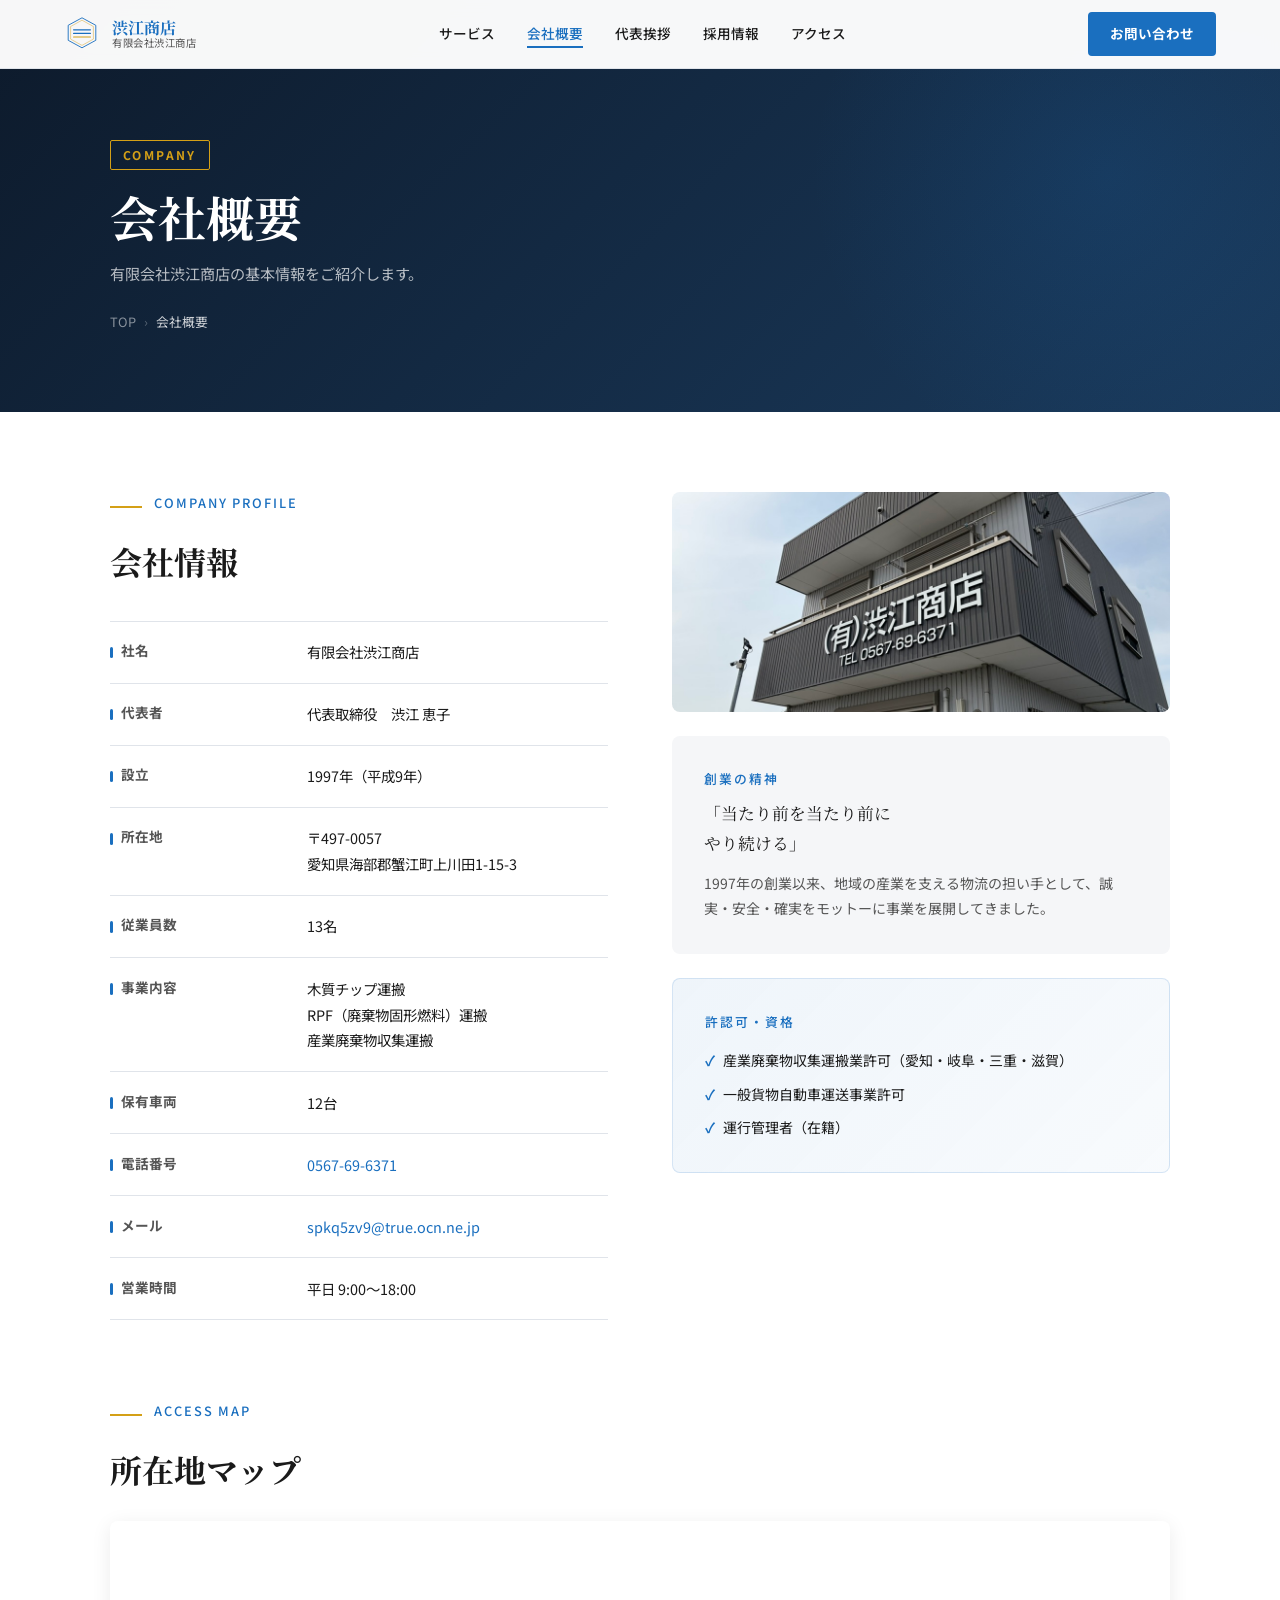
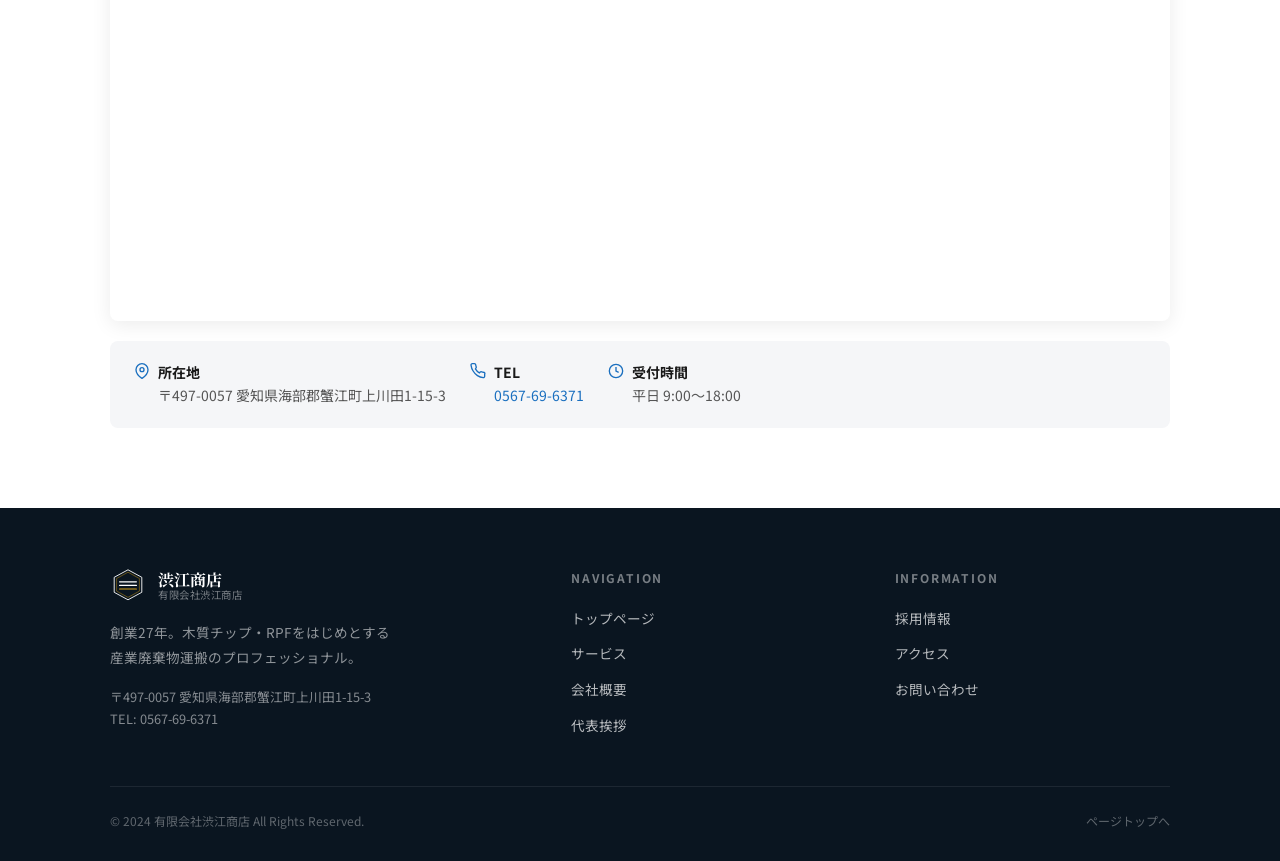
<file: company.html>
<!DOCTYPE html>
<html lang="ja">
<head>
  <meta charset="UTF-8">
  <link rel="icon" type="image/png" href="/shibue320/favicon-96x96.png" sizes="96x96" />
  <link rel="icon" type="image/svg+xml" href="/shibue320/favicon.svg" />
  <link rel="shortcut icon" href="/shibue320/favicon.ico" />
  <link rel="apple-touch-icon" sizes="180x180" href="/shibue320/apple-touch-icon.png" />
  <link rel="manifest" href="/shibue320/site.webmanifest" />
  <meta name="google-site-verification" content="BLk--PZ24DdsqaPjQL0l3wmoyHDwbInh8D880oLCnGQ" />
  <meta name="viewport" content="width=device-width, initial-scale=1.0">
  <meta name="description" content="有限会社渋江商店の会社概要。愛知県海部郡蟹江町を拠点に、木質チップ・RPF運搬を行う運送会社です。">
  <title>会社概要 | 有限会社渋江商店</title>
  <link rel="preconnect" href="https://fonts.googleapis.com">
  <link rel="preconnect" href="https://fonts.gstatic.com" crossorigin>
  <link href="https://fonts.googleapis.com/css2?family=Noto+Sans+JP:wght@400;500;700&family=Noto+Serif+JP:wght@400;700&display=swap" rel="stylesheet">
  <link rel="stylesheet" href="css/common.css">
  <style>
    /* ── Company table ── */
    .company-wrap {
      display: grid;
      grid-template-columns: 1fr 1fr;
      gap: 4rem;
      align-items: start;
    }

    .company-table-wrap h2 {
      font-family: var(--font-serif);
      font-size: clamp(1.4rem, 3vw, 2rem);
      font-weight: 700;
      margin-bottom: 2rem;
    }

    .company-table {
      width: 100%;
      border-collapse: collapse;
    }
    .company-table tr {
      border-bottom: 1px solid var(--color-border);
    }
    .company-table tr:first-child {
      border-top: 1px solid var(--color-border);
    }
    .company-table th {
      padding: 1.1rem 1rem 1.1rem 0;
      font-size: 0.85rem;
      font-weight: 700;
      color: var(--color-text-sub);
      text-align: left;
      vertical-align: top;
      width: 38%;
      white-space: nowrap;
    }
    .company-table td {
      padding: 1.1rem 0.5rem;
      font-size: 0.9rem;
      line-height: 1.8;
      vertical-align: top;
    }
    .company-table th::before {
      content: '';
      display: inline-block;
      width: 3px;
      height: 0.85em;
      background: var(--color-main);
      border-radius: 2px;
      margin-right: 0.5rem;
      vertical-align: middle;
    }

    /* ── Map area ── */
    .map-section { padding: 0 0 80px; }
    .map-section h2 {
      font-family: var(--font-serif);
      font-size: clamp(1.4rem, 3vw, 2rem);
      font-weight: 700;
      margin-bottom: 1.5rem;
    }
    .map-frame-wrap {
      width: 100%;
      border-radius: 8px;
      overflow: hidden;
      box-shadow: var(--shadow);
      margin-top: 1rem;
    }
    .map-frame-wrap iframe {
      width: 100%;
      height: 400px;
      border: none;
      display: block;
    }
    .map-address-box {
      margin-top: 1.25rem;
      padding: 1.25rem 1.5rem;
      background: var(--color-bg-gray);
      border-radius: 8px;
      display: flex;
      flex-wrap: wrap;
      gap: 1.5rem;
      font-size: 0.875rem;
      color: var(--color-text-sub);
      line-height: 1.7;
    }
    .map-address-item { display: flex; align-items: flex-start; gap: 0.5rem; }
    .map-address-item svg {
      width: 16px;
      height: 16px;
      stroke: var(--color-main);
      fill: none;
      stroke-width: 2;
      flex-shrink: 0;
      margin-top: 2px;
    }

    @media (max-width: 900px) {
      .company-wrap { grid-template-columns: 1fr; gap: 3rem; }
    }
  </style>
</head>
<body>

  <!-- Header -->
  <header class="site-header" id="site-header">
    <div class="header-inner">
      <a href="index.html" class="site-logo">
        <svg width="48" height="48" viewBox="0 0 120 120" role="img" xmlns="http://www.w3.org/2000/svg">
  <title>渋江商店ロゴ</title>
  <polygon points="60,6 106,31 106,81 60,106 14,81 14,31" fill="none" stroke="#1A6FBF" stroke-width="3"/>
  <polygon points="60,14 98,35 98,77 60,98 22,77 22,35" fill="none" stroke="#D4A017" stroke-width="1.5"/>
  <line x1="32" y1="46" x2="88" y2="46" stroke="#1A6FBF" stroke-width="4" stroke-linecap="round"/>
  <line x1="32" y1="58" x2="88" y2="58" stroke="#1A6FBF" stroke-width="4" stroke-linecap="round"/>
  <line x1="32" y1="70" x2="88" y2="70" stroke="#D4A017" stroke-width="4" stroke-linecap="round"/>
</svg>
        <div class="logo-text">
          <span class="company-name">渋江商店</span>
          <span class="company-name-sub">有限会社渋江商店</span>
        </div>
      </a>
      <nav class="site-nav">
        <a href="service.html">サービス</a>
        <a href="company.html" class="active">会社概要</a>
        <a href="president.html">代表挨拶</a>
        <a href="recruit.html">採用情報</a>
        <a href="access.html">アクセス</a>
      </nav>
      <a href="contact.html" class="btn btn-primary header-contact-btn">お問い合わせ</a>
      <button class="hamburger" id="hamburger" aria-label="メニュー">
        <span></span><span></span><span></span>
      </button>
    </div>
  </header>
  <nav class="mobile-menu" id="mobile-menu">
    <a href="service.html" class="mobile-nav-link">サービス</a>
    <a href="company.html" class="mobile-nav-link">会社概要</a>
    <a href="president.html" class="mobile-nav-link">代表挨拶</a>
    <a href="recruit.html" class="mobile-nav-link">採用情報</a>
    <a href="access.html" class="mobile-nav-link">アクセス</a>
    <a href="contact.html" class="mobile-nav-link" style="color:var(--color-main);font-weight:700;">お問い合わせ</a>
  </nav>

  <main>
    <!-- Page Hero -->
    <section class="page-hero">
      <div class="container">
        <div class="page-hero-content">
          <span class="page-hero-eyebrow">Company</span>
          <h1>会社概要</h1>
          <p>有限会社渋江商店の基本情報をご紹介します。</p>
          <div class="breadcrumb">
            <a href="index.html">TOP</a>
            <span class="sep">›</span>
            <span class="current">会社概要</span>
          </div>
        </div>
      </div>
    </section>

    <!-- Company Info -->
    <section class="section">
      <div class="container">
        <div class="company-wrap">
          <div class="company-table-wrap fade-up">
            <div class="accent-line">
              <p class="sec-subtitle">Company Profile</p>
            </div>
            <h2>会社情報</h2>
            <table class="company-table">
              <tr>
                <th>社名</th>
                <td>有限会社渋江商店</td>
              </tr>
              <tr>
                <th>代表者</th>
                <td>代表取締役　渋江 恵子</td>
              </tr>
              <tr>
                <th>設立</th>
                <td>1997年（平成9年）</td>
              </tr>
              <tr>
                <th>所在地</th>
                <td>〒497-0057<br>愛知県海部郡蟹江町上川田1-15-3</td>
              </tr>
              <tr>
                <th>従業員数</th>
                <td>13名</td>
              </tr>
              <tr>
                <th>事業内容</th>
                <td>
                  木質チップ運搬<br>
                  RPF（廃棄物固形燃料）運搬<br>
                  産業廃棄物収集運搬
                </td>
              </tr>
              <tr>
                <th>保有車両</th>
                <td>12台</td>
              </tr>
              <tr>
                <th>電話番号</th>
                <td><a href="tel:0567696371" style="color:var(--color-main);">0567-69-6371</a></td>
              </tr>
              <tr>
                <th>メール</th>
                <td><a href="mailto:spkq5zv9@true.ocn.ne.jp" style="color:var(--color-main);">spkq5zv9@true.ocn.ne.jp</a></td>
              </tr>
              <tr>
                <th>営業時間</th>
                <td>平日 9:00〜18:00</td>
              </tr>
            </table>
          </div>

          <!-- Side info -->
          <div class="fade-up fade-up-delay-1">
            <img src="images/office-01.jpeg" alt="有限会社渋江商店 事務所外観" style="width:100%;border-radius:8px;object-fit:cover;max-height:220px;margin-bottom:1.5rem;display:block;">
            <div style="background:var(--color-bg-gray);border-radius:8px;padding:2rem;margin-bottom:1.5rem;">
              <p class="sec-subtitle" style="margin-bottom:0.5rem;">創業の精神</p>
              <p style="font-family:var(--font-serif);font-size:1.05rem;line-height:1.8;color:var(--color-text);">
                「当たり前を当たり前に<br>やり続ける」
              </p>
              <p style="font-size:0.875rem;color:var(--color-text-sub);line-height:1.85;margin-top:0.75rem;">
                1997年の創業以来、地域の産業を支える物流の担い手として、誠実・安全・確実をモットーに事業を展開してきました。
              </p>
            </div>
            <div style="background:linear-gradient(135deg,rgba(26,111,191,0.07),rgba(26,111,191,0.03));border-radius:8px;padding:2rem;border:1px solid rgba(26,111,191,0.15);">
              <p class="sec-subtitle" style="margin-bottom:1rem;">許認可・資格</p>
              <ul style="display:flex;flex-direction:column;gap:0.6rem;">
                <li style="display:flex;gap:0.5rem;align-items:flex-start;font-size:0.875rem;">
                  <span style="color:var(--color-main);font-weight:700;flex-shrink:0;">✓</span>
                  産業廃棄物収集運搬業許可（愛知・岐阜・三重・滋賀）
                </li>
                <li style="display:flex;gap:0.5rem;align-items:flex-start;font-size:0.875rem;">
                  <span style="color:var(--color-main);font-weight:700;flex-shrink:0;">✓</span>
                  一般貨物自動車運送事業許可
                </li>
                <li style="display:flex;gap:0.5rem;align-items:flex-start;font-size:0.875rem;">
                  <span style="color:var(--color-main);font-weight:700;flex-shrink:0;">✓</span>
                  運行管理者（在籍）
                </li>
              </ul>
            </div>
          </div>
        </div>
      </div>
    </section>

    <!-- Map -->
    <section class="map-section">
      <div class="container">
        <div class="fade-up">
          <div class="accent-line">
            <p class="sec-subtitle">Access Map</p>
          </div>
          <h2>所在地マップ</h2>
        </div>
        <div class="map-frame-wrap fade-up fade-up-delay-1">
          <iframe src="https://www.google.com/maps/embed?pb=!1m18!1m12!1m3!1d240.86532999688023!2d136.77238845146795!3d35.147379841738164!2m3!1f0!2f0!3f0!3m2!1i1024!2i768!4f13.1!3m3!1m2!1s0x60039c26c797975d%3A0x83e82d2d91657920!2z44iy5riL5rGf5ZWG5bqX!5e0!3m2!1sja!2sjp!4v1776511356968!5m2!1sja!2sjp" width="100%" height="450" style="border:0;" allowfullscreen="" loading="lazy" referrerpolicy="no-referrer-when-downgrade" title="有限会社渋江商店 所在地マップ"></iframe>
        </div>
        <div class="map-address-box fade-up fade-up-delay-2">
          <div class="map-address-item">
            <svg viewBox="0 0 24 24"><path d="M21 10c0 7-9 13-9 13S3 17 3 10a9 9 0 0 1 18 0z"/><circle cx="12" cy="10" r="3"/></svg>
            <div>
              <strong style="color:var(--color-text);">所在地</strong><br>
              〒497-0057 愛知県海部郡蟹江町上川田1-15-3
            </div>
          </div>
          <div class="map-address-item">
            <svg viewBox="0 0 24 24"><path d="M22 16.92v3a2 2 0 0 1-2.18 2 19.79 19.79 0 0 1-8.63-3.07A19.5 19.5 0 0 1 4.69 12 19.79 19.79 0 0 1 1.61 3.47 2 2 0 0 1 3.58 1h3a2 2 0 0 1 2 1.72 12.84 12.84 0 0 0 .7 2.81 2 2 0 0 1-.45 2.11L8.09 8.91a16 16 0 0 0 6 6l1.27-1.27a2 2 0 0 1 2.11-.45 12.84 12.84 0 0 0 2.81.7A2 2 0 0 1 22 16.92z"/></svg>
            <div>
              <strong style="color:var(--color-text);">TEL</strong><br>
              <a href="tel:0567696371" style="color:var(--color-main);">0567-69-6371</a>
            </div>
          </div>
          <div class="map-address-item">
            <svg viewBox="0 0 24 24"><circle cx="12" cy="12" r="10"/><polyline points="12 6 12 12 16 14"/></svg>
            <div>
              <strong style="color:var(--color-text);">受付時間</strong><br>
              平日 9:00〜18:00
            </div>
          </div>
        </div>
      </div>
    </section>
  </main>

  <!-- Footer -->
  <footer class="site-footer">
    <div class="container">
      <div class="footer-inner">
        <div class="footer-brand">
          <div class="site-logo">
            <svg width="48" height="48" viewBox="0 0 120 120" role="img" xmlns="http://www.w3.org/2000/svg">
  <title>渋江商店ロゴ</title>
  <polygon points="60,6 106,31 106,81 60,106 14,81 14,31" fill="none" stroke="#ffffff" stroke-width="3"/>
  <polygon points="60,14 98,35 98,77 60,98 22,77 22,35" fill="none" stroke="#D4A017" stroke-width="1.5"/>
  <line x1="32" y1="46" x2="88" y2="46" stroke="#ffffff" stroke-width="4" stroke-linecap="round"/>
  <line x1="32" y1="58" x2="88" y2="58" stroke="#ffffff" stroke-width="4" stroke-linecap="round"/>
  <line x1="32" y1="70" x2="88" y2="70" stroke="#D4A017" stroke-width="4" stroke-linecap="round"/>
</svg>
            <div class="logo-text">
              <span class="company-name">渋江商店</span>
              <span class="company-name-sub" style="color:rgba(255,255,255,0.45);">有限会社渋江商店</span>
            </div>
          </div>
          <p class="footer-desc">創業27年。木質チップ・RPFをはじめとする<br>産業廃棄物運搬のプロフェッショナル。</p>
          <p class="footer-address">〒497-0057 愛知県海部郡蟹江町上川田1-15-3<br>TEL: 0567-69-6371</p>
        </div>
        <div class="footer-nav">
          <p class="footer-nav-title">Navigation</p>
          <ul>
            <li><a href="index.html">トップページ</a></li>
            <li><a href="service.html">サービス</a></li>
            <li><a href="company.html">会社概要</a></li>
            <li><a href="president.html">代表挨拶</a></li>
          </ul>
        </div>
        <div class="footer-nav">
          <p class="footer-nav-title">Information</p>
          <ul>
            <li><a href="recruit.html">採用情報</a></li>
            <li><a href="access.html">アクセス</a></li>
            <li><a href="contact.html">お問い合わせ</a></li>
          </ul>
        </div>
      </div>
      <div class="footer-bottom">
        <small>&copy; 2024 有限会社渋江商店 All Rights Reserved.</small>
        <small><a href="#" style="color:rgba(255,255,255,0.35);">ページトップへ</a></small>
      </div>
    </div>
  </footer>

  <script>
    const header = document.getElementById('site-header');
    window.addEventListener('scroll', () => { header.classList.toggle('scrolled', window.scrollY > 50); }, { passive: true });
    const hamburger = document.getElementById('hamburger');
    const mobileMenu = document.getElementById('mobile-menu');
    hamburger.addEventListener('click', () => { hamburger.classList.toggle('active'); mobileMenu.classList.toggle('open'); });
    document.querySelectorAll('.mobile-nav-link').forEach(l => l.addEventListener('click', () => { hamburger.classList.remove('active'); mobileMenu.classList.remove('open'); }));
    const observer = new IntersectionObserver(entries => entries.forEach(e => { if (e.isIntersecting) { e.target.classList.add('visible'); observer.unobserve(e.target); } }), { threshold: 0.1, rootMargin: '0px 0px -40px 0px' });
    document.querySelectorAll('.fade-up').forEach(el => observer.observe(el));
  </script>
</body>
</html>
</file>
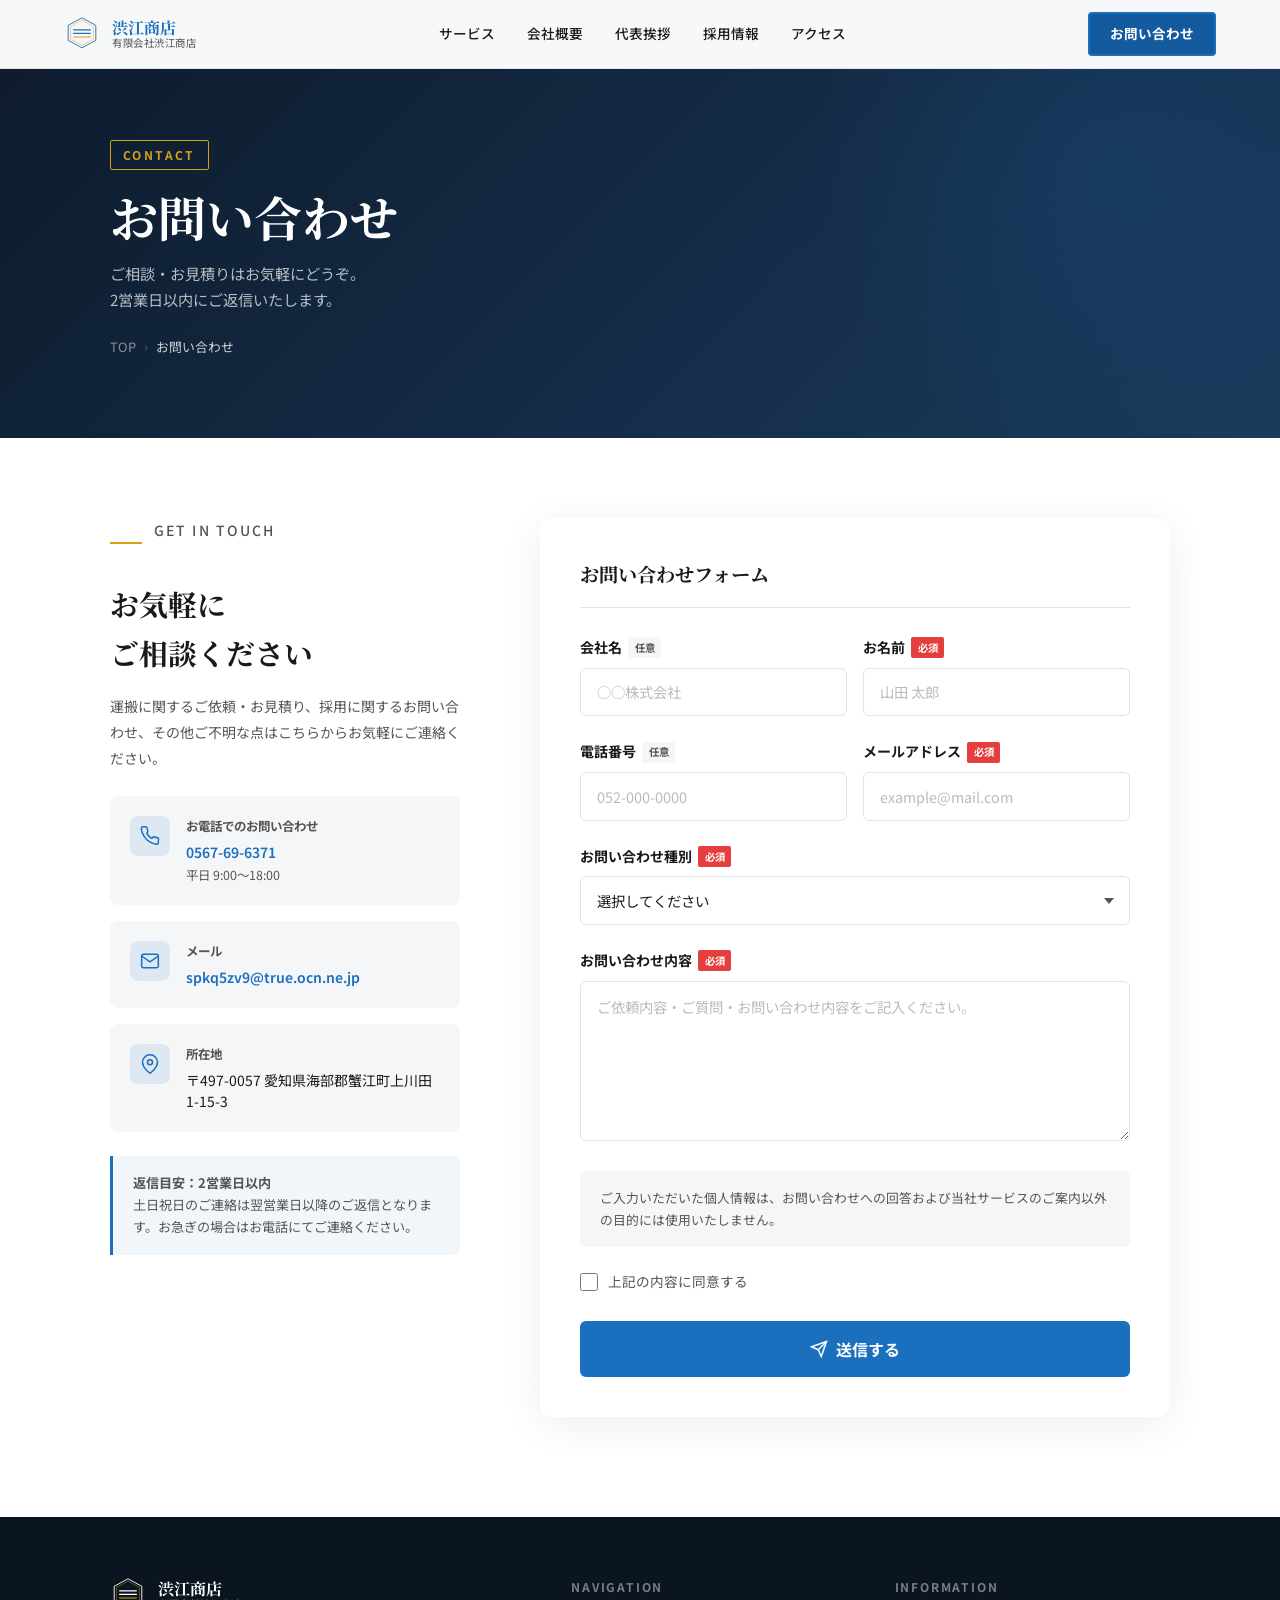
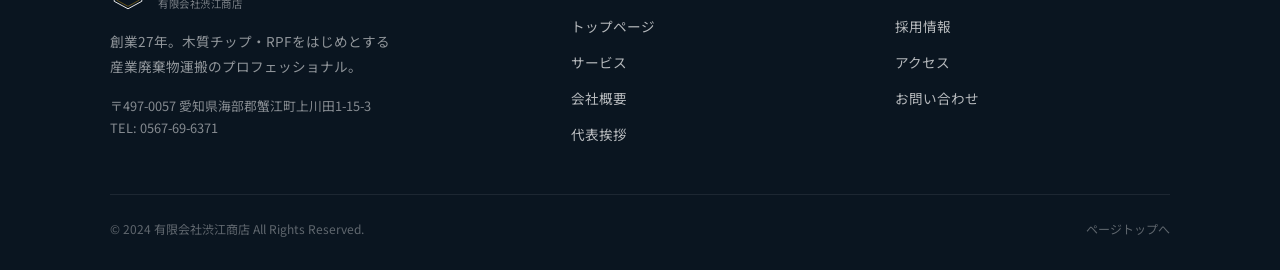
<file: contact.html>
<!DOCTYPE html>
<html lang="ja">
<head>
  <meta charset="UTF-8">
  <link rel="icon" type="image/png" href="/shibue320/favicon-96x96.png" sizes="96x96" />
  <link rel="icon" type="image/svg+xml" href="/shibue320/favicon.svg" />
  <link rel="shortcut icon" href="/shibue320/favicon.ico" />
  <link rel="apple-touch-icon" sizes="180x180" href="/shibue320/apple-touch-icon.png" />
  <link rel="manifest" href="/shibue320/site.webmanifest" />
  <meta name="google-site-verification" content="BLk--PZ24DdsqaPjQL0l3wmoyHDwbInh8D880oLCnGQ" />
  <meta name="viewport" content="width=device-width, initial-scale=1.0">
  <meta name="description" content="有限会社渋江商店へのお問い合わせ。運搬依頼・採用・その他ご相談はこちらのフォームよりお気軽にどうぞ。">
  <title>お問い合わせ | 有限会社渋江商店</title>
  <link rel="preconnect" href="https://fonts.googleapis.com">
  <link rel="preconnect" href="https://fonts.gstatic.com" crossorigin>
  <link href="https://fonts.googleapis.com/css2?family=Noto+Sans+JP:wght@400;500;700&family=Noto+Serif+JP:wght@400;700&display=swap" rel="stylesheet">
  <link rel="stylesheet" href="css/common.css">
  <style>
    /* ── Contact layout ── */
    .contact-section { padding: 80px 0 100px; }
    .contact-layout {
      display: grid;
      grid-template-columns: 1fr 1.8fr;
      gap: 5rem;
      align-items: start;
    }

    /* ── Info sidebar ── */
    .contact-info h2 {
      font-family: var(--font-serif);
      font-size: clamp(1.3rem, 3vw, 1.8rem);
      font-weight: 700;
      margin-bottom: 1rem;
    }
    .contact-info p { font-size: 0.875rem; color: var(--color-text-sub); line-height: 1.85; margin-bottom: 1.5rem; }

    .contact-info-cards { display: flex; flex-direction: column; gap: 1rem; }
    .contact-info-card {
      background: var(--color-bg-gray);
      border-radius: 8px;
      padding: 1.25rem;
      display: flex;
      align-items: flex-start;
      gap: 1rem;
    }
    .contact-info-card-icon {
      width: 40px;
      height: 40px;
      background: rgba(26,111,191,0.1);
      border-radius: 8px;
      display: flex;
      align-items: center;
      justify-content: center;
      flex-shrink: 0;
    }
    .contact-info-card-icon svg { width: 20px; height: 20px; stroke: var(--color-main); fill: none; stroke-width: 1.8; }
    .contact-info-card h4 { font-size: 0.78rem; font-weight: 700; color: var(--color-text-sub); margin-bottom: 0.3rem; }
    .contact-info-card p { font-size: 0.875rem; color: var(--color-text); margin: 0; line-height: 1.5; }
    .contact-info-card a { color: var(--color-main); font-weight: 600; }

    .reply-note {
      margin-top: 1.5rem;
      padding: 1rem 1.25rem;
      background: rgba(26,111,191,0.06);
      border-left: 3px solid var(--color-main);
      border-radius: 0 6px 6px 0;
      font-size: 0.82rem;
      color: var(--color-text-sub);
      line-height: 1.7;
    }

    /* ── Form ── */
    .contact-form-wrap {
      background: #fff;
      border-radius: 12px;
      padding: 2.5rem;
      box-shadow: 0 8px 40px rgba(0,0,0,0.07);
    }
    .contact-form-wrap h3 {
      font-family: var(--font-serif);
      font-size: 1.2rem;
      font-weight: 700;
      margin-bottom: 1.75rem;
      padding-bottom: 1rem;
      border-bottom: 1px solid var(--color-border);
    }

    .form-group { margin-bottom: 1.5rem; }
    .form-label {
      display: flex;
      align-items: center;
      gap: 0.4rem;
      font-size: 0.875rem;
      font-weight: 700;
      margin-bottom: 0.5rem;
    }
    .required-badge {
      display: inline-block;
      font-size: 0.65rem;
      font-weight: 700;
      background: #e53e3e;
      color: #fff;
      padding: 0.1rem 0.4rem;
      border-radius: 2px;
    }
    .optional-badge {
      display: inline-block;
      font-size: 0.65rem;
      font-weight: 700;
      background: var(--color-bg-gray);
      color: var(--color-text-sub);
      padding: 0.1rem 0.4rem;
      border-radius: 2px;
    }

    .form-input,
    .form-select,
    .form-textarea {
      width: 100%;
      padding: 0.8rem 1rem;
      border: 1.5px solid var(--color-border);
      border-radius: 6px;
      font-family: var(--font-sans);
      font-size: 0.9rem;
      color: var(--color-text);
      background: var(--color-bg);
      transition: border-color var(--transition), box-shadow var(--transition);
      outline: none;
      appearance: none;
    }
    .form-input:focus,
    .form-select:focus,
    .form-textarea:focus {
      border-color: var(--color-main);
      box-shadow: 0 0 0 3px rgba(26,111,191,0.12);
    }
    .form-input::placeholder,
    .form-textarea::placeholder { color: #bbb; }

    .form-select-wrap { position: relative; }
    .form-select-wrap::after {
      content: '';
      position: absolute;
      right: 1rem;
      top: 50%;
      transform: translateY(-50%);
      width: 0;
      height: 0;
      border-left: 5px solid transparent;
      border-right: 5px solid transparent;
      border-top: 6px solid var(--color-text-sub);
      pointer-events: none;
    }

    .form-textarea { resize: vertical; min-height: 160px; line-height: 1.7; }

    .form-row { display: grid; grid-template-columns: 1fr 1fr; gap: 1rem; }

    .form-privacy {
      background: var(--color-bg-gray);
      border-radius: 6px;
      padding: 1rem 1.25rem;
      font-size: 0.8rem;
      color: var(--color-text-sub);
      line-height: 1.7;
      margin-bottom: 1.5rem;
    }
    .form-privacy a { color: var(--color-main); }

    .form-check-wrap {
      display: flex;
      align-items: flex-start;
      gap: 0.6rem;
      margin-bottom: 1.75rem;
      cursor: pointer;
    }
    .form-check-wrap input[type="checkbox"] {
      width: 18px;
      height: 18px;
      border: 1.5px solid var(--color-border);
      border-radius: 3px;
      accent-color: var(--color-main);
      flex-shrink: 0;
      margin-top: 2px;
      cursor: pointer;
    }
    .form-check-wrap span { font-size: 0.85rem; color: var(--color-text-sub); line-height: 1.6; }

    .form-submit-btn {
      width: 100%;
      padding: 1rem;
      background: var(--color-main);
      color: #fff;
      font-family: var(--font-sans);
      font-size: 1rem;
      font-weight: 700;
      border: none;
      border-radius: 6px;
      cursor: pointer;
      transition: all var(--transition);
      display: flex;
      align-items: center;
      justify-content: center;
      gap: 0.5rem;
    }
    .form-submit-btn:hover:not(:disabled) {
      background: var(--color-main-dark);
      transform: translateY(-2px);
      box-shadow: 0 6px 20px rgba(26,111,191,0.35);
    }
    .form-submit-btn:disabled { opacity: 0.6; cursor: not-allowed; transform: none; }
    .form-submit-btn svg { width: 18px; height: 18px; stroke: currentColor; fill: none; stroke-width: 2; }

    /* ── Thanks message ── */
    #thanks-message {
      display: none;
      text-align: center;
      padding: 3rem 2rem;
    }
    #thanks-message .thanks-icon {
      width: 72px;
      height: 72px;
      background: rgba(26,111,191,0.1);
      border-radius: 50%;
      display: flex;
      align-items: center;
      justify-content: center;
      margin: 0 auto 1.5rem;
    }
    #thanks-message .thanks-icon svg { width: 36px; height: 36px; stroke: var(--color-main); fill: none; stroke-width: 2; }
    #thanks-message h3 { font-family: var(--font-serif); font-size: 1.4rem; font-weight: 700; margin-bottom: 0.75rem; }
    #thanks-message p { font-size: 0.9rem; color: var(--color-text-sub); line-height: 1.9; margin-bottom: 1.5rem; }

    @media (max-width: 900px) {
      .contact-layout { grid-template-columns: 1fr; gap: 3rem; }
      .form-row { grid-template-columns: 1fr; }
      .contact-form-wrap { padding: 1.75rem; }
    }
  </style>
</head>
<body>

  <!-- Header -->
  <header class="site-header" id="site-header">
    <div class="header-inner">
      <a href="index.html" class="site-logo">
        <svg width="48" height="48" viewBox="0 0 120 120" role="img" xmlns="http://www.w3.org/2000/svg">
  <title>渋江商店ロゴ</title>
  <polygon points="60,6 106,31 106,81 60,106 14,81 14,31" fill="none" stroke="#1A6FBF" stroke-width="3"/>
  <polygon points="60,14 98,35 98,77 60,98 22,77 22,35" fill="none" stroke="#D4A017" stroke-width="1.5"/>
  <line x1="32" y1="46" x2="88" y2="46" stroke="#1A6FBF" stroke-width="4" stroke-linecap="round"/>
  <line x1="32" y1="58" x2="88" y2="58" stroke="#1A6FBF" stroke-width="4" stroke-linecap="round"/>
  <line x1="32" y1="70" x2="88" y2="70" stroke="#D4A017" stroke-width="4" stroke-linecap="round"/>
</svg>
        <div class="logo-text">
          <span class="company-name">渋江商店</span>
          <span class="company-name-sub">有限会社渋江商店</span>
        </div>
      </a>
      <nav class="site-nav">
        <a href="service.html">サービス</a>
        <a href="company.html">会社概要</a>
        <a href="president.html">代表挨拶</a>
        <a href="recruit.html">採用情報</a>
        <a href="access.html">アクセス</a>
      </nav>
      <a href="contact.html" class="btn btn-primary header-contact-btn active" style="background:var(--color-main-dark);">お問い合わせ</a>
      <button class="hamburger" id="hamburger" aria-label="メニュー">
        <span></span><span></span><span></span>
      </button>
    </div>
  </header>
  <nav class="mobile-menu" id="mobile-menu">
    <a href="service.html" class="mobile-nav-link">サービス</a>
    <a href="company.html" class="mobile-nav-link">会社概要</a>
    <a href="president.html" class="mobile-nav-link">代表挨拶</a>
    <a href="recruit.html" class="mobile-nav-link">採用情報</a>
    <a href="access.html" class="mobile-nav-link">アクセス</a>
    <a href="contact.html" class="mobile-nav-link" style="color:var(--color-main);font-weight:700;">お問い合わせ</a>
  </nav>

  <main>
    <!-- Page Hero -->
    <section class="page-hero">
      <div class="container">
        <div class="page-hero-content">
          <span class="page-hero-eyebrow">Contact</span>
          <h1>お問い合わせ</h1>
          <p>ご相談・お見積りはお気軽にどうぞ。<br>2営業日以内にご返信いたします。</p>
          <div class="breadcrumb">
            <a href="index.html">TOP</a>
            <span class="sep">›</span>
            <span class="current">お問い合わせ</span>
          </div>
        </div>
      </div>
    </section>

    <!-- Contact main -->
    <section class="contact-section">
      <div class="container">
        <div class="contact-layout">

          <!-- Info sidebar -->
          <div class="contact-info fade-up">
            <div class="accent-line">
              <p class="sec-subtitle">Get in Touch</p>
            </div>
            <h2>お気軽に<br>ご相談ください</h2>
            <p>
              運搬に関するご依頼・お見積り、採用に関するお問い合わせ、その他ご不明な点はこちらからお気軽にご連絡ください。
            </p>

            <div class="contact-info-cards">
              <div class="contact-info-card">
                <div class="contact-info-card-icon">
                  <svg viewBox="0 0 24 24"><path d="M22 16.92v3a2 2 0 0 1-2.18 2 19.79 19.79 0 0 1-8.63-3.07A19.5 19.5 0 0 1 4.69 12 19.79 19.79 0 0 1 1.61 3.47 2 2 0 0 1 3.58 1h3a2 2 0 0 1 2 1.72 12.84 12.84 0 0 0 .7 2.81 2 2 0 0 1-.45 2.11L8.09 8.91a16 16 0 0 0 6 6l1.27-1.27a2 2 0 0 1 2.11-.45 12.84 12.84 0 0 0 2.81.7A2 2 0 0 1 22 16.92z"/></svg>
                </div>
                <div>
                  <h4>お電話でのお問い合わせ</h4>
                  <p><a href="tel:0567696371">0567-69-6371</a></p>
                  <p style="font-size:0.78rem;color:var(--color-text-sub);margin-top:0.2rem;">平日 9:00〜18:00</p>
                </div>
              </div>
              <div class="contact-info-card">
                <div class="contact-info-card-icon">
                  <svg viewBox="0 0 24 24"><path d="M4 4h16c1.1 0 2 .9 2 2v12c0 1.1-.9 2-2 2H4c-1.1 0-2-.9-2-2V6c0-1.1.9-2 2-2z"/><polyline points="22,6 12,13 2,6"/></svg>
                </div>
                <div>
                  <h4>メール</h4>
                  <p><a href="mailto:spkq5zv9@true.ocn.ne.jp">spkq5zv9@true.ocn.ne.jp</a></p>
                </div>
              </div>
              <div class="contact-info-card">
                <div class="contact-info-card-icon">
                  <svg viewBox="0 0 24 24"><path d="M21 10c0 7-9 13-9 13S3 17 3 10a9 9 0 0 1 18 0z"/><circle cx="12" cy="10" r="3"/></svg>
                </div>
                <div>
                  <h4>所在地</h4>
                  <p>〒497-0057 愛知県海部郡蟹江町上川田1-15-3</p>
                </div>
              </div>
            </div>
            <div class="reply-note">
              <strong>返信目安：2営業日以内</strong><br>
              土日祝日のご連絡は翌営業日以降のご返信となります。お急ぎの場合はお電話にてご連絡ください。
            </div>
          </div>

          <!-- Form -->
          <div class="fade-up fade-up-delay-1">
            <div class="contact-form-wrap">
              <h3>お問い合わせフォーム</h3>

              <!-- Thanks message (hidden by default) -->
              <div id="thanks-message">
                <div class="thanks-icon">
                  <svg viewBox="0 0 24 24"><polyline points="20 6 9 17 4 12"/></svg>
                </div>
                <h3>送信が完了しました</h3>
                <p>
                  お問い合わせいただきありがとうございます。<br>
                  内容を確認のうえ、2営業日以内にご連絡いたします。<br>
                  しばらくお待ちください。
                </p>
                <a href="index.html" class="btn btn-outline" style="display:inline-flex;">トップページへ戻る</a>
              </div>

              <!-- Form body -->
              <form id="contact-form"
                    action="https://formspree.io/f/mlgabqpq"
                    method="POST"
                    novalidate>

                <div class="form-row">
                  <div class="form-group">
                    <label class="form-label" for="company">
                      会社名
                      <span class="optional-badge">任意</span>
                    </label>
                    <input class="form-input" type="text" id="company" name="company" placeholder="○○株式会社">
                  </div>
                  <div class="form-group">
                    <label class="form-label" for="name">
                      お名前
                      <span class="required-badge">必須</span>
                    </label>
                    <input class="form-input" type="text" id="name" name="name" placeholder="山田 太郎" required>
                  </div>
                </div>

                <div class="form-row">
                  <div class="form-group">
                    <label class="form-label" for="tel">
                      電話番号
                      <span class="optional-badge">任意</span>
                    </label>
                    <input class="form-input" type="tel" id="tel" name="tel" placeholder="052-000-0000">
                  </div>
                  <div class="form-group">
                    <label class="form-label" for="email">
                      メールアドレス
                      <span class="required-badge">必須</span>
                    </label>
                    <input class="form-input" type="email" id="email" name="email" placeholder="example@mail.com" required>
                  </div>
                </div>

                <div class="form-group">
                  <label class="form-label" for="type">
                    お問い合わせ種別
                    <span class="required-badge">必須</span>
                  </label>
                  <div class="form-select-wrap">
                    <select class="form-select" id="type" name="type" required>
                      <option value="" disabled selected>選択してください</option>
                      <option value="transport">運搬依頼・お見積り</option>
                      <option value="recruit">採用について</option>
                      <option value="other">その他</option>
                    </select>
                  </div>
                </div>

                <div class="form-group">
                  <label class="form-label" for="message">
                    お問い合わせ内容
                    <span class="required-badge">必須</span>
                  </label>
                  <textarea class="form-textarea" id="message" name="message" placeholder="ご依頼内容・ご質問・お問い合わせ内容をご記入ください。" required></textarea>
                </div>

                <div class="form-privacy">
                  ご入力いただいた個人情報は、お問い合わせへの回答および当社サービスのご案内以外の目的には使用いたしません。
                </div>

                <label class="form-check-wrap">
                  <input type="checkbox" id="privacy-agree" required>
                  <span>上記の内容に同意する</span>
                </label>

                <button type="submit" class="form-submit-btn" id="submit-btn">
                  <svg viewBox="0 0 24 24"><line x1="22" y1="2" x2="11" y2="13"/><polygon points="22 2 15 22 11 13 2 9 22 2"/></svg>
                  送信する
                </button>
              </form>
            </div>
          </div>
        </div>
      </div>
    </section>
  </main>

  <!-- Footer -->
  <footer class="site-footer">
    <div class="container">
      <div class="footer-inner">
        <div class="footer-brand">
          <div class="site-logo">
            <svg width="48" height="48" viewBox="0 0 120 120" role="img" xmlns="http://www.w3.org/2000/svg">
  <title>渋江商店ロゴ</title>
  <polygon points="60,6 106,31 106,81 60,106 14,81 14,31" fill="none" stroke="#ffffff" stroke-width="3"/>
  <polygon points="60,14 98,35 98,77 60,98 22,77 22,35" fill="none" stroke="#D4A017" stroke-width="1.5"/>
  <line x1="32" y1="46" x2="88" y2="46" stroke="#ffffff" stroke-width="4" stroke-linecap="round"/>
  <line x1="32" y1="58" x2="88" y2="58" stroke="#ffffff" stroke-width="4" stroke-linecap="round"/>
  <line x1="32" y1="70" x2="88" y2="70" stroke="#D4A017" stroke-width="4" stroke-linecap="round"/>
</svg>
            <div class="logo-text">
              <span class="company-name">渋江商店</span>
              <span class="company-name-sub" style="color:rgba(255,255,255,0.45);">有限会社渋江商店</span>
            </div>
          </div>
          <p class="footer-desc">創業27年。木質チップ・RPFをはじめとする<br>産業廃棄物運搬のプロフェッショナル。</p>
          <p class="footer-address">〒497-0057 愛知県海部郡蟹江町上川田1-15-3<br>TEL: 0567-69-6371</p>
        </div>
        <div class="footer-nav">
          <p class="footer-nav-title">Navigation</p>
          <ul>
            <li><a href="index.html">トップページ</a></li>
            <li><a href="service.html">サービス</a></li>
            <li><a href="company.html">会社概要</a></li>
            <li><a href="president.html">代表挨拶</a></li>
          </ul>
        </div>
        <div class="footer-nav">
          <p class="footer-nav-title">Information</p>
          <ul>
            <li><a href="recruit.html">採用情報</a></li>
            <li><a href="access.html">アクセス</a></li>
            <li><a href="contact.html">お問い合わせ</a></li>
          </ul>
        </div>
      </div>
      <div class="footer-bottom">
        <small>&copy; 2024 有限会社渋江商店 All Rights Reserved.</small>
        <small><a href="#" style="color:rgba(255,255,255,0.35);">ページトップへ</a></small>
      </div>
    </div>
  </footer>

  <script>
    // Header scroll
    const header = document.getElementById('site-header');
    window.addEventListener('scroll', () => { header.classList.toggle('scrolled', window.scrollY > 50); }, { passive: true });

    // Hamburger
    const hamburger = document.getElementById('hamburger');
    const mobileMenu = document.getElementById('mobile-menu');
    hamburger.addEventListener('click', () => { hamburger.classList.toggle('active'); mobileMenu.classList.toggle('open'); });
    document.querySelectorAll('.mobile-nav-link').forEach(l => l.addEventListener('click', () => { hamburger.classList.remove('active'); mobileMenu.classList.remove('open'); }));

    // Fade-up
    const observer = new IntersectionObserver(entries => entries.forEach(e => { if (e.isIntersecting) { e.target.classList.add('visible'); observer.unobserve(e.target); } }), { threshold: 0.1, rootMargin: '0px 0px -40px 0px' });
    document.querySelectorAll('.fade-up').forEach(el => observer.observe(el));

    // Auto-select type from URL param (e.g. contact.html?type=recruit)
    const params = new URLSearchParams(window.location.search);
    if (params.get('type') === 'recruit') {
      const sel = document.getElementById('type');
      if (sel) sel.value = 'recruit';
    }

    // Form submit — show thanks, hide form
    const form = document.getElementById('contact-form');
    const thanksMsg = document.getElementById('thanks-message');
    const submitBtn = document.getElementById('submit-btn');
    const privacyCheck = document.getElementById('privacy-agree');

    form.addEventListener('submit', async function(e) {
      e.preventDefault();

      // Basic validation
      if (!form.checkValidity()) {
        form.reportValidity();
        return;
      }
      if (!privacyCheck.checked) {
        privacyCheck.setCustomValidity('プライバシーポリシーへの同意が必要です。');
        privacyCheck.reportValidity();
        return;
      }
      privacyCheck.setCustomValidity('');

      submitBtn.disabled = true;
      submitBtn.innerHTML = '<svg viewBox="0 0 24 24" style="animation:spin 1s linear infinite;width:18px;height:18px;stroke:currentColor;fill:none;stroke-width:2;"><circle cx="12" cy="12" r="10" stroke-opacity="0.3"/><path d="M12 2a10 10 0 0 1 10 10"/></svg>送信中...';

      try {
        const data = new FormData(form);
        const res = await fetch(form.action, {
          method: 'POST',
          body: data,
          headers: { 'Accept': 'application/json' }
        });

        if (res.ok) {
          form.style.display = 'none';
          thanksMsg.style.display = 'block';
        } else {
          throw new Error('送信エラー');
        }
      } catch {
        submitBtn.disabled = false;
        submitBtn.innerHTML = '<svg viewBox="0 0 24 24" style="width:18px;height:18px;stroke:currentColor;fill:none;stroke-width:2;"><line x1="22" y1="2" x2="11" y2="13"/><polygon points="22 2 15 22 11 13 2 9 22 2"/></svg>送信する';
        alert('送信に失敗しました。お手数ですが、お電話にてご連絡ください。');
      }
    });
  </script>
  <style>
    @keyframes spin { from { transform: rotate(0deg); } to { transform: rotate(360deg); } }
  </style>
</body>
</html>
</file>
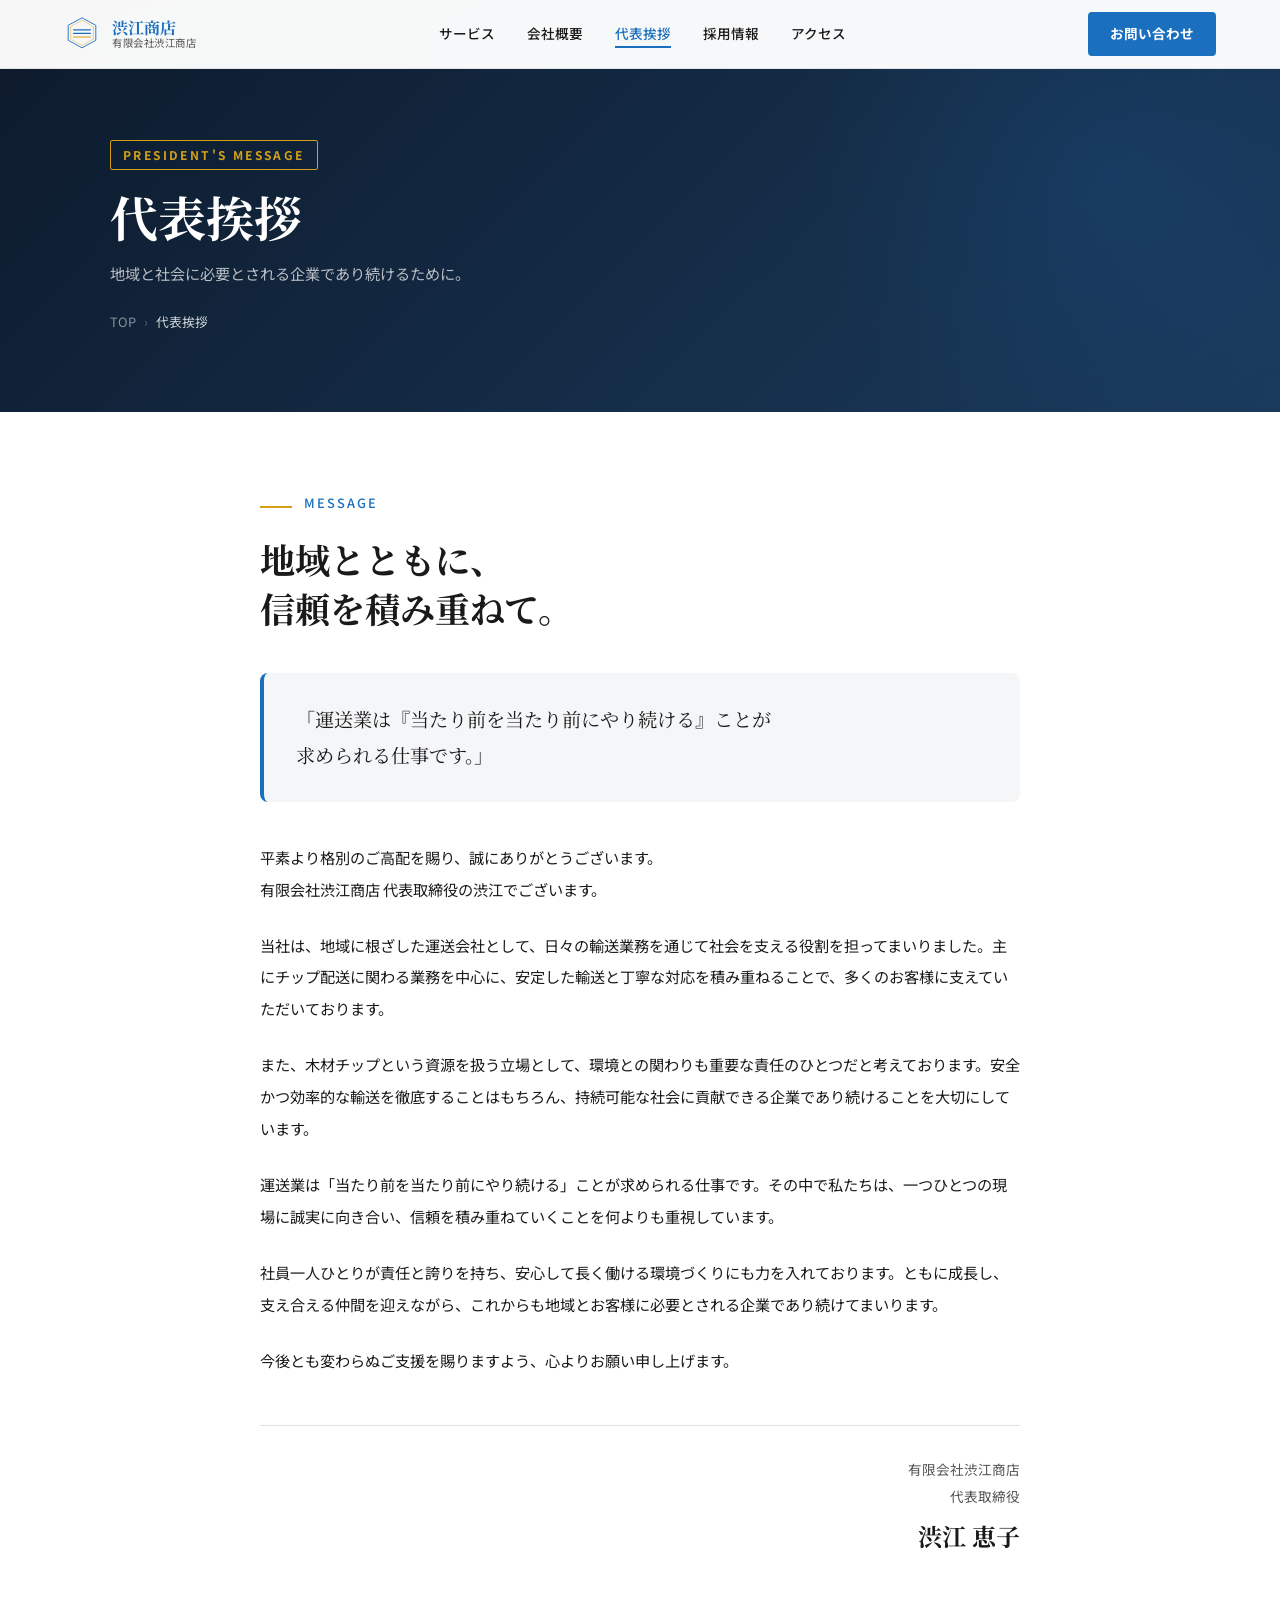
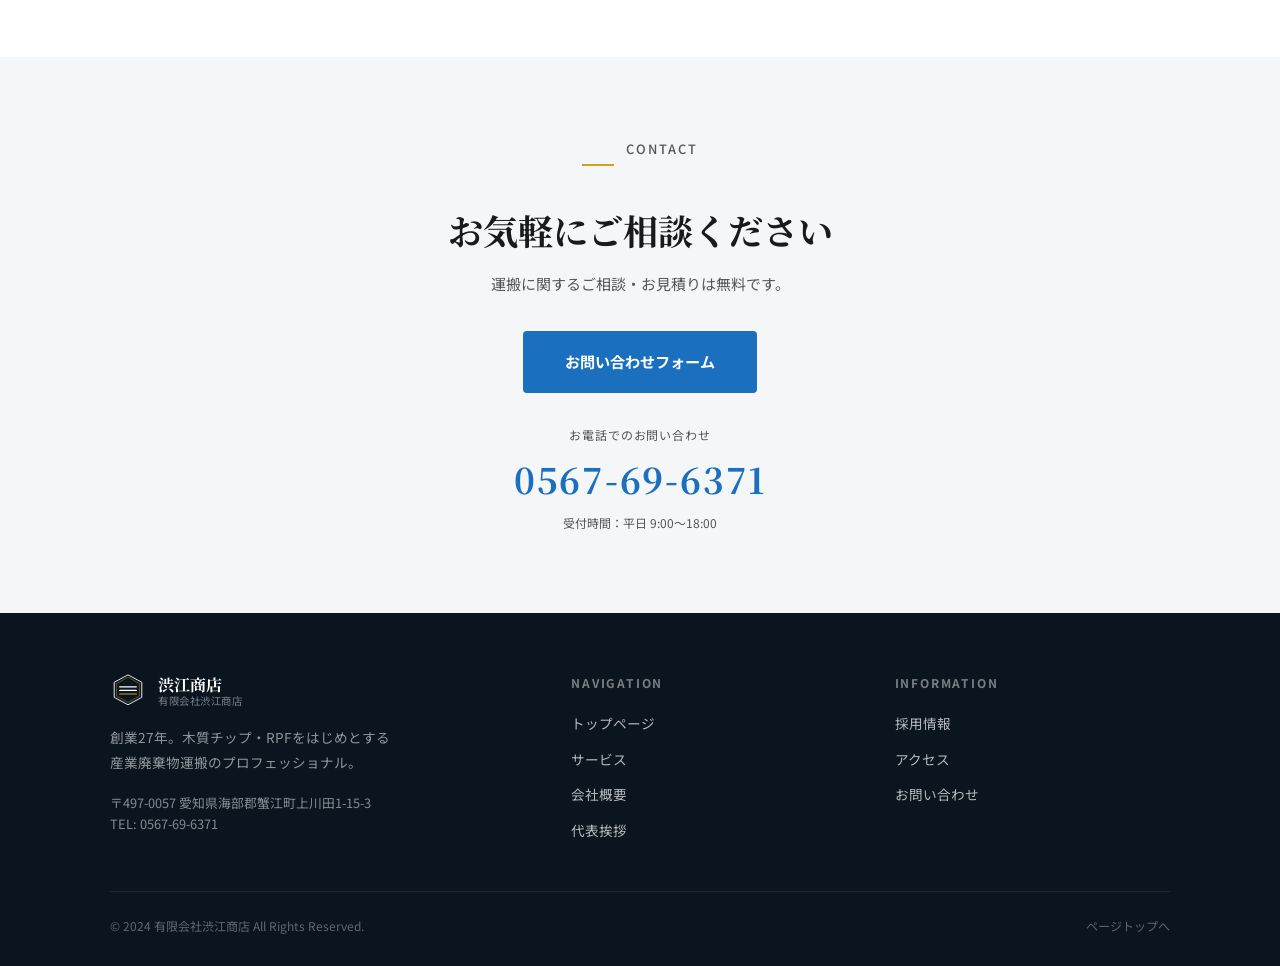
<file: president.html>
<!DOCTYPE html>
<html lang="ja">
<head>
  <meta charset="UTF-8">
  <link rel="icon" type="image/png" href="/shibue320/favicon-96x96.png" sizes="96x96" />
  <link rel="icon" type="image/svg+xml" href="/shibue320/favicon.svg" />
  <link rel="shortcut icon" href="/shibue320/favicon.ico" />
  <link rel="apple-touch-icon" sizes="180x180" href="/shibue320/apple-touch-icon.png" />
  <link rel="manifest" href="/shibue320/site.webmanifest" />
  <meta name="google-site-verification" content="BLk--PZ24DdsqaPjQL0l3wmoyHDwbInh8D880oLCnGQ" />
  <meta name="viewport" content="width=device-width, initial-scale=1.0">
  <meta name="description" content="有限会社渋江商店 代表取締役 渋江恵子からのご挨拶。地域に根ざした運送会社として信頼を積み重ねてきた思いをお伝えします。">
  <title>代表挨拶 | 有限会社渋江商店</title>
  <link rel="preconnect" href="https://fonts.googleapis.com">
  <link rel="preconnect" href="https://fonts.gstatic.com" crossorigin>
  <link href="https://fonts.googleapis.com/css2?family=Noto+Sans+JP:wght@400;500;700&family=Noto+Serif+JP:wght@400;700&display=swap" rel="stylesheet">
  <link rel="stylesheet" href="css/common.css">
  <style>
    /* ── President layout ── */
    .president-section { padding: 80px 0 100px; }

    .president-wrap {
      display: grid;
      grid-template-columns: 1fr;
      max-width: 760px;
      margin: 0 auto;
    }

    /* Body */
    .president-body h2 {
      font-family: var(--font-serif);
      font-size: clamp(1.5rem, 3.5vw, 2.2rem);
      font-weight: 700;
      margin-bottom: 2rem;
      line-height: 1.4;
    }

    .greeting-text {
      font-size: 0.95rem;
      line-height: 2.1;
      color: var(--color-text);
    }
    .greeting-text p {
      margin-bottom: 1.5rem;
    }
    .greeting-text p:last-child {
      margin-bottom: 0;
    }

    .greeting-quote {
      margin: 2.5rem 0;
      padding: 1.75rem 2rem;
      background: var(--color-bg-gray);
      border-radius: 8px;
      border-left: 4px solid var(--color-main);
    }
    .greeting-quote p {
      font-family: var(--font-serif);
      font-size: clamp(1rem, 2.5vw, 1.2rem);
      line-height: 1.9;
      color: var(--color-text);
      margin: 0;
    }

    .president-sign {
      margin-top: 3rem;
      padding-top: 2rem;
      border-top: 1px solid var(--color-border);
      display: flex;
      flex-direction: column;
      align-items: flex-end;
      gap: 0.25rem;
      text-align: right;
    }
    .president-sign .company { font-size: 0.85rem; color: var(--color-text-sub); }
    .president-sign .pos { font-size: 0.85rem; color: var(--color-text-sub); }
    .president-sign .name { font-family: var(--font-serif); font-size: 1.5rem; font-weight: 700; margin-top: 0.25rem; }

    @media (max-width: 900px) {
      .president-wrap { padding: 0; }
    }
  </style>
</head>
<body>

  <!-- Header -->
  <header class="site-header" id="site-header">
    <div class="header-inner">
      <a href="index.html" class="site-logo">
        <svg width="48" height="48" viewBox="0 0 120 120" role="img" xmlns="http://www.w3.org/2000/svg">
  <title>渋江商店ロゴ</title>
  <polygon points="60,6 106,31 106,81 60,106 14,81 14,31" fill="none" stroke="#1A6FBF" stroke-width="3"/>
  <polygon points="60,14 98,35 98,77 60,98 22,77 22,35" fill="none" stroke="#D4A017" stroke-width="1.5"/>
  <line x1="32" y1="46" x2="88" y2="46" stroke="#1A6FBF" stroke-width="4" stroke-linecap="round"/>
  <line x1="32" y1="58" x2="88" y2="58" stroke="#1A6FBF" stroke-width="4" stroke-linecap="round"/>
  <line x1="32" y1="70" x2="88" y2="70" stroke="#D4A017" stroke-width="4" stroke-linecap="round"/>
</svg>
        <div class="logo-text">
          <span class="company-name">渋江商店</span>
          <span class="company-name-sub">有限会社渋江商店</span>
        </div>
      </a>
      <nav class="site-nav">
        <a href="service.html">サービス</a>
        <a href="company.html">会社概要</a>
        <a href="president.html" class="active">代表挨拶</a>
        <a href="recruit.html">採用情報</a>
        <a href="access.html">アクセス</a>
      </nav>
      <a href="contact.html" class="btn btn-primary header-contact-btn">お問い合わせ</a>
      <button class="hamburger" id="hamburger" aria-label="メニュー">
        <span></span><span></span><span></span>
      </button>
    </div>
  </header>
  <nav class="mobile-menu" id="mobile-menu">
    <a href="service.html" class="mobile-nav-link">サービス</a>
    <a href="company.html" class="mobile-nav-link">会社概要</a>
    <a href="president.html" class="mobile-nav-link">代表挨拶</a>
    <a href="recruit.html" class="mobile-nav-link">採用情報</a>
    <a href="access.html" class="mobile-nav-link">アクセス</a>
    <a href="contact.html" class="mobile-nav-link" style="color:var(--color-main);font-weight:700;">お問い合わせ</a>
  </nav>

  <main>
    <!-- Page Hero -->
    <section class="page-hero">
      <div class="container">
        <div class="page-hero-content">
          <span class="page-hero-eyebrow">President's Message</span>
          <h1>代表挨拶</h1>
          <p>地域と社会に必要とされる企業であり続けるために。</p>
          <div class="breadcrumb">
            <a href="index.html">TOP</a>
            <span class="sep">›</span>
            <span class="current">代表挨拶</span>
          </div>
        </div>
      </div>
    </section>

    <!-- Greeting -->
    <section class="president-section">
      <div class="container">
        <div class="president-wrap">

          <!-- Message body -->
          <div class="president-body fade-up">
            <div class="accent-line">
              <p class="sec-subtitle">Message</p>
            </div>
            <h2>地域とともに、<br>信頼を積み重ねて。</h2>

            <div class="greeting-quote">
              <p>「運送業は『当たり前を当たり前にやり続ける』ことが<br>求められる仕事です。」</p>
            </div>

            <div class="greeting-text">
              <p>平素より格別のご高配を賜り、誠にありがとうございます。<br>
              有限会社渋江商店 代表取締役の渋江でございます。</p>

              <p>当社は、地域に根ざした運送会社として、日々の輸送業務を通じて社会を支える役割を担ってまいりました。主にチップ配送に関わる業務を中心に、安定した輸送と丁寧な対応を積み重ねることで、多くのお客様に支えていただいております。</p>

              <p>また、木材チップという資源を扱う立場として、環境との関わりも重要な責任のひとつだと考えております。安全かつ効率的な輸送を徹底することはもちろん、持続可能な社会に貢献できる企業であり続けることを大切にしています。</p>

              <p>運送業は「当たり前を当たり前にやり続ける」ことが求められる仕事です。その中で私たちは、一つひとつの現場に誠実に向き合い、信頼を積み重ねていくことを何よりも重視しています。</p>

              <p>社員一人ひとりが責任と誇りを持ち、安心して長く働ける環境づくりにも力を入れております。ともに成長し、支え合える仲間を迎えながら、これからも地域とお客様に必要とされる企業であり続けてまいります。</p>

              <p>今後とも変わらぬご支援を賜りますよう、心よりお願い申し上げます。</p>
            </div>

            <div class="president-sign">
              <span class="company">有限会社渋江商店</span>
              <span class="pos">代表取締役</span>
              <span class="name">渋江 恵子</span>
            </div>
          </div>
        </div>
      </div>
    </section>

    <!-- Contact CTA -->
    <section class="contact-cta">
      <div class="container">
        <div class="contact-cta-inner">
          <div class="accent-line" style="justify-content:center;"><p class="sec-subtitle">Contact</p></div>
          <h2 class="sec-title fade-up">お気軽にご相談ください</h2>
          <p class="fade-up fade-up-delay-1">運搬に関するご相談・お見積りは無料です。</p>
          <div class="contact-btns fade-up fade-up-delay-2">
            <a href="contact.html" class="btn btn-primary" style="padding:1rem 2.5rem;">お問い合わせフォーム</a>
          </div>
          <div class="contact-tel-block fade-up fade-up-delay-3">
            <span class="contact-tel-label">お電話でのお問い合わせ</span>
            <a href="tel:0567696371" class="contact-tel-number">0567-69-6371</a>
            <span class="contact-tel-time">受付時間：平日 9:00〜18:00</span>
          </div>
        </div>
      </div>
    </section>
  </main>

  <!-- Footer -->
  <footer class="site-footer">
    <div class="container">
      <div class="footer-inner">
        <div class="footer-brand">
          <div class="site-logo">
            <svg width="48" height="48" viewBox="0 0 120 120" role="img" xmlns="http://www.w3.org/2000/svg">
  <title>渋江商店ロゴ</title>
  <polygon points="60,6 106,31 106,81 60,106 14,81 14,31" fill="none" stroke="#ffffff" stroke-width="3"/>
  <polygon points="60,14 98,35 98,77 60,98 22,77 22,35" fill="none" stroke="#D4A017" stroke-width="1.5"/>
  <line x1="32" y1="46" x2="88" y2="46" stroke="#ffffff" stroke-width="4" stroke-linecap="round"/>
  <line x1="32" y1="58" x2="88" y2="58" stroke="#ffffff" stroke-width="4" stroke-linecap="round"/>
  <line x1="32" y1="70" x2="88" y2="70" stroke="#D4A017" stroke-width="4" stroke-linecap="round"/>
</svg>
            <div class="logo-text">
              <span class="company-name">渋江商店</span>
              <span class="company-name-sub" style="color:rgba(255,255,255,0.45);">有限会社渋江商店</span>
            </div>
          </div>
          <p class="footer-desc">創業27年。木質チップ・RPFをはじめとする<br>産業廃棄物運搬のプロフェッショナル。</p>
          <p class="footer-address">〒497-0057 愛知県海部郡蟹江町上川田1-15-3<br>TEL: 0567-69-6371</p>
        </div>
        <div class="footer-nav">
          <p class="footer-nav-title">Navigation</p>
          <ul>
            <li><a href="index.html">トップページ</a></li>
            <li><a href="service.html">サービス</a></li>
            <li><a href="company.html">会社概要</a></li>
            <li><a href="president.html">代表挨拶</a></li>
          </ul>
        </div>
        <div class="footer-nav">
          <p class="footer-nav-title">Information</p>
          <ul>
            <li><a href="recruit.html">採用情報</a></li>
            <li><a href="access.html">アクセス</a></li>
            <li><a href="contact.html">お問い合わせ</a></li>
          </ul>
        </div>
      </div>
      <div class="footer-bottom">
        <small>&copy; 2024 有限会社渋江商店 All Rights Reserved.</small>
        <small><a href="#" style="color:rgba(255,255,255,0.35);">ページトップへ</a></small>
      </div>
    </div>
  </footer>

  <script>
    const header = document.getElementById('site-header');
    window.addEventListener('scroll', () => { header.classList.toggle('scrolled', window.scrollY > 50); }, { passive: true });
    const hamburger = document.getElementById('hamburger');
    const mobileMenu = document.getElementById('mobile-menu');
    hamburger.addEventListener('click', () => { hamburger.classList.toggle('active'); mobileMenu.classList.toggle('open'); });
    document.querySelectorAll('.mobile-nav-link').forEach(l => l.addEventListener('click', () => { hamburger.classList.remove('active'); mobileMenu.classList.remove('open'); }));
    const observer = new IntersectionObserver(entries => entries.forEach(e => { if (e.isIntersecting) { e.target.classList.add('visible'); observer.unobserve(e.target); } }), { threshold: 0.1, rootMargin: '0px 0px -40px 0px' });
    document.querySelectorAll('.fade-up').forEach(el => observer.observe(el));
  </script>
</body>
</html>
</file>
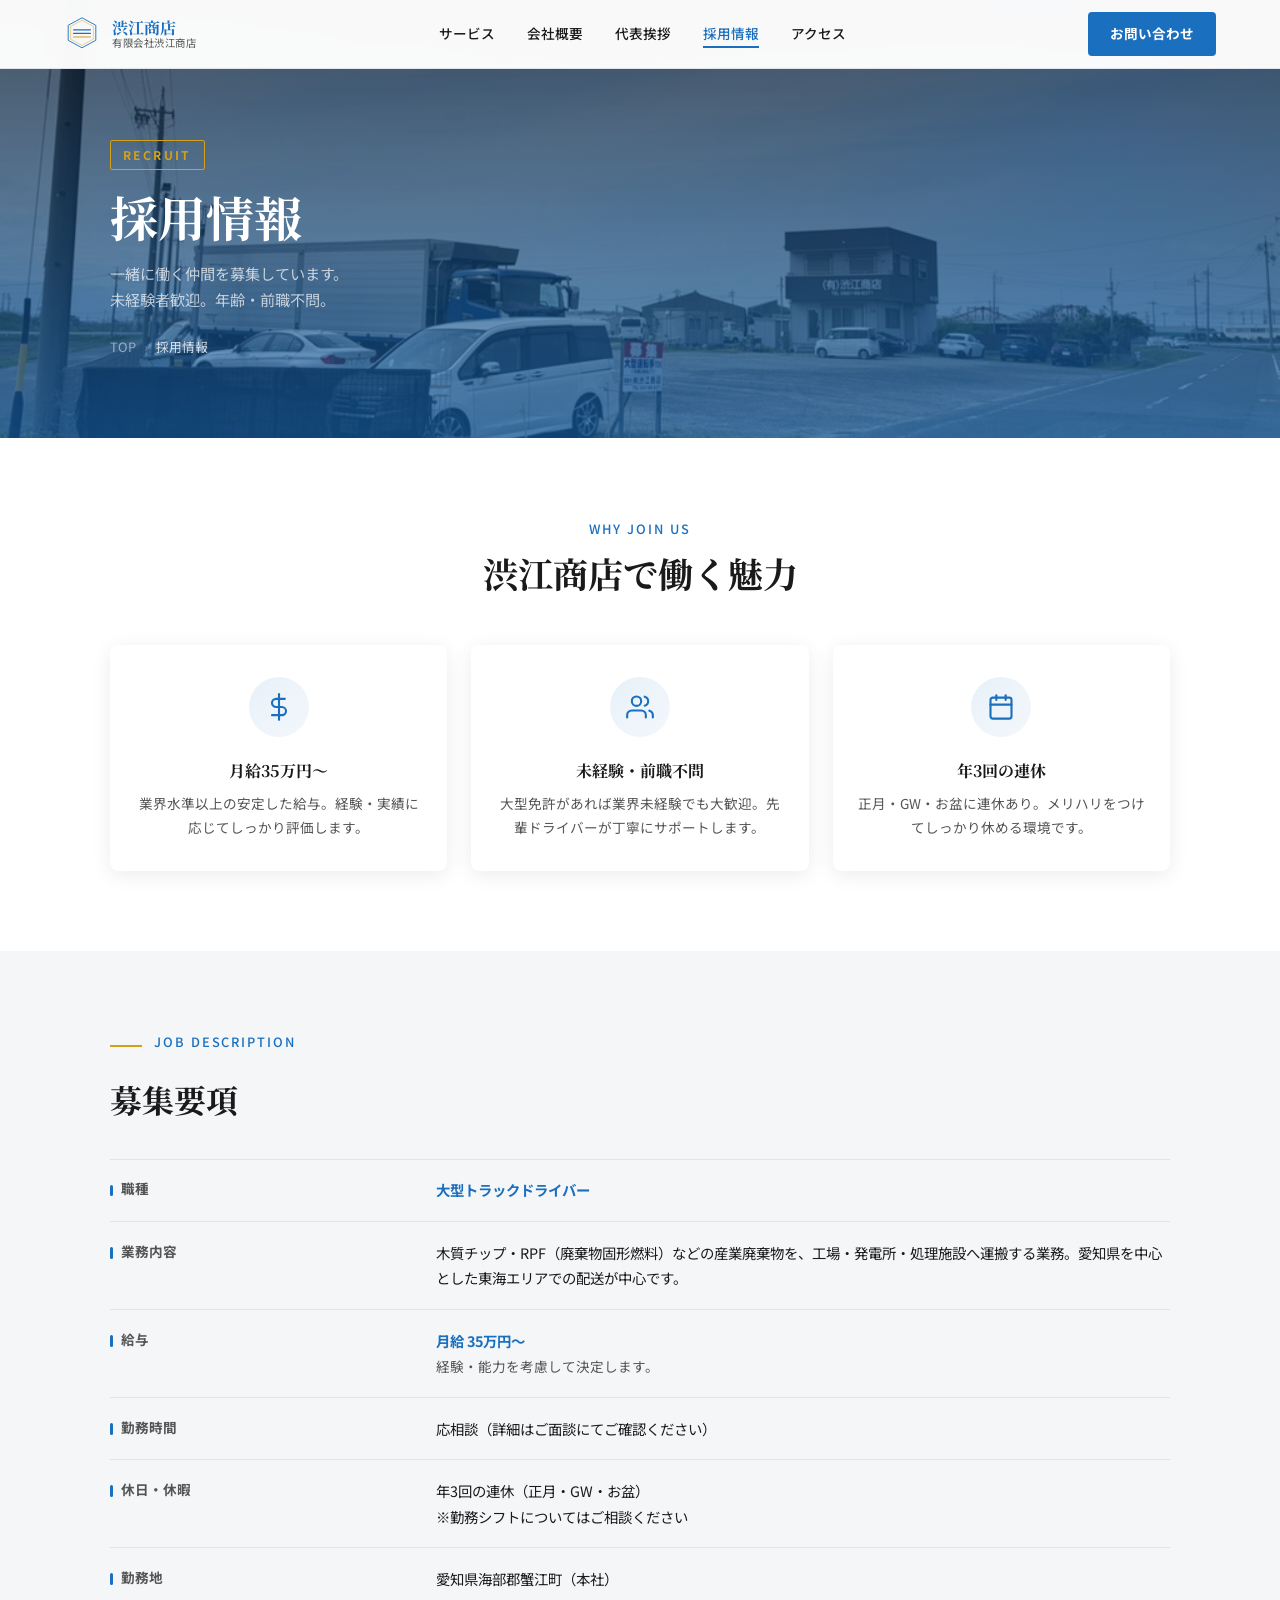
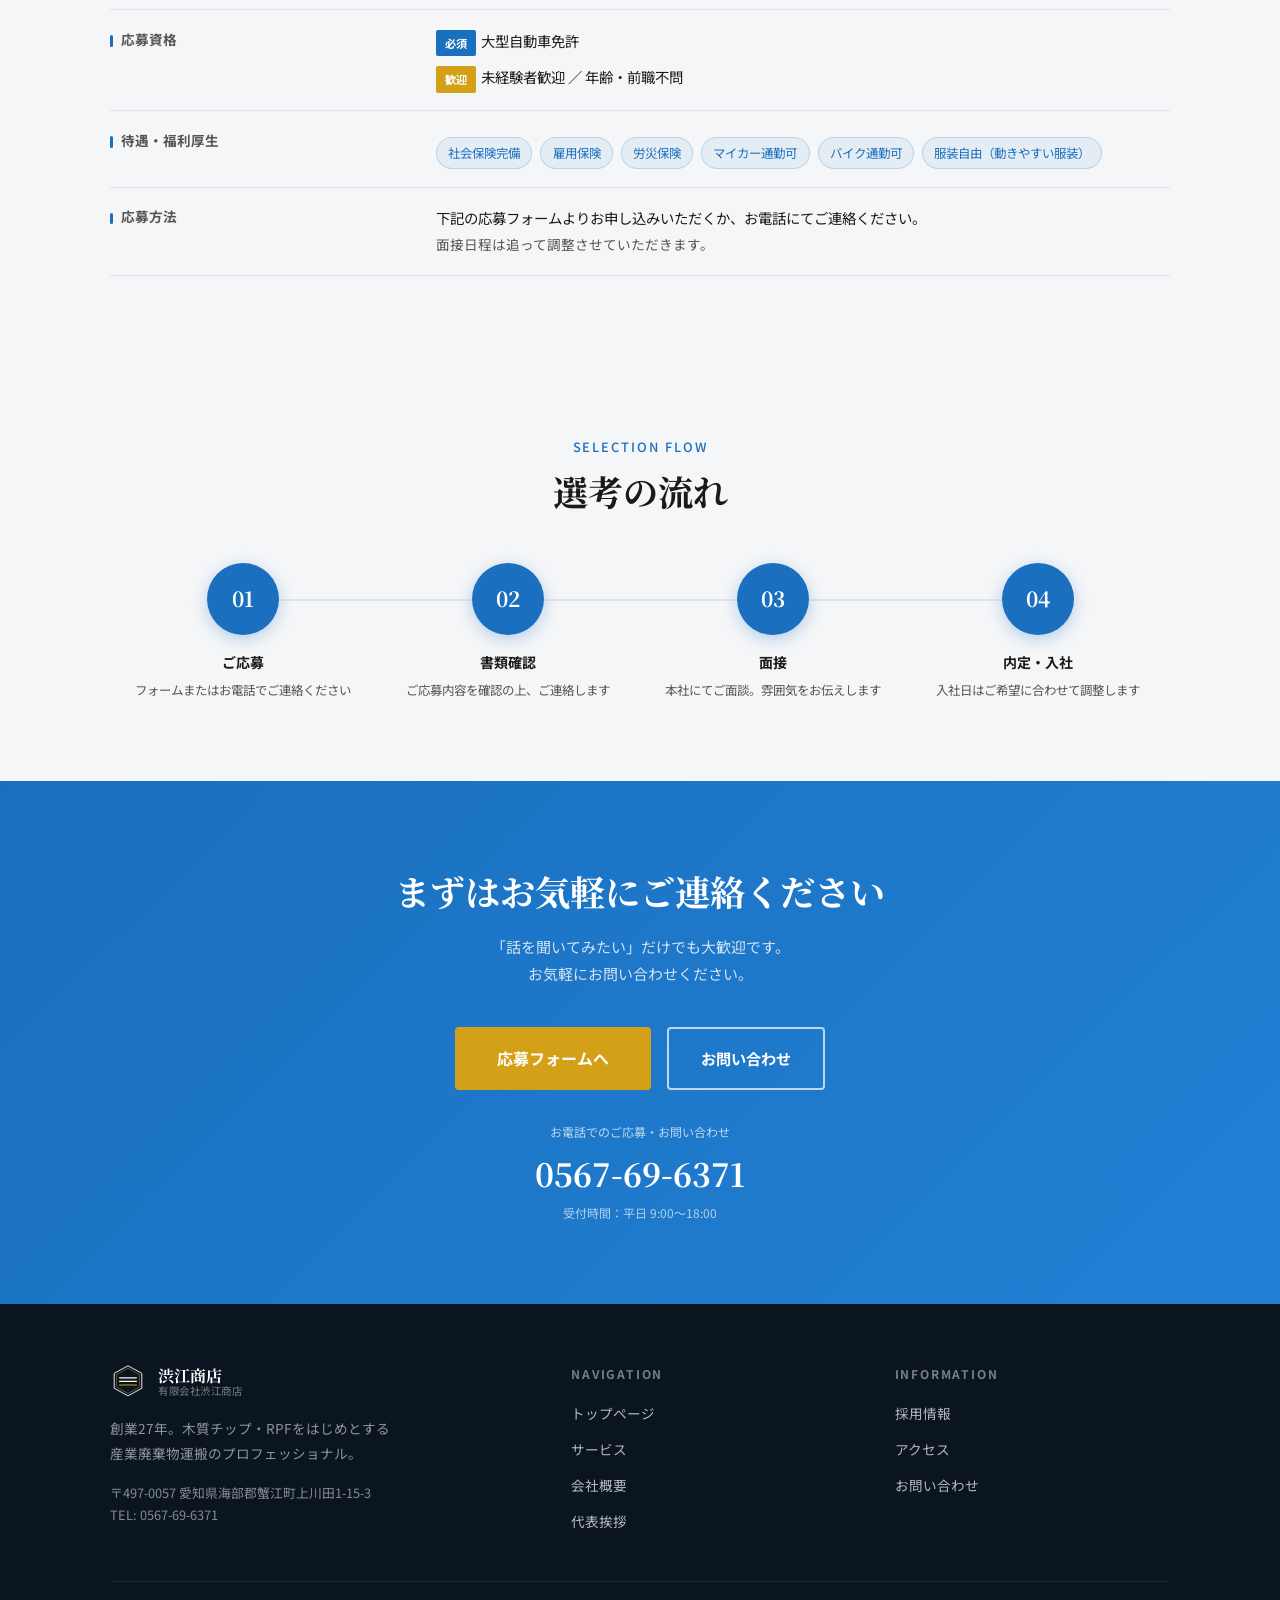
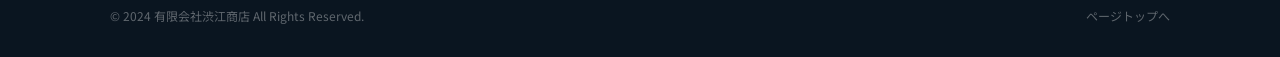
<file: recruit.html>
<!DOCTYPE html>
<html lang="ja">
<head>
  <meta charset="UTF-8">
  <link rel="icon" type="image/png" href="/shibue320/favicon-96x96.png" sizes="96x96" />
  <link rel="icon" type="image/svg+xml" href="/shibue320/favicon.svg" />
  <link rel="shortcut icon" href="/shibue320/favicon.ico" />
  <link rel="apple-touch-icon" sizes="180x180" href="/shibue320/apple-touch-icon.png" />
  <link rel="manifest" href="/shibue320/site.webmanifest" />
  <meta name="google-site-verification" content="BLk--PZ24DdsqaPjQL0l3wmoyHDwbInh8D880oLCnGQ" />
  <meta name="viewport" content="width=device-width, initial-scale=1.0">
  <meta name="description" content="有限会社渋江商店の採用情報。大型トラックドライバー募集中。月給35万円〜、社保完備。愛知県海部郡蟹江町勤務。未経験歓迎。">
  <title>採用情報 | 有限会社渋江商店</title>
  <link rel="preconnect" href="https://fonts.googleapis.com">
  <link rel="preconnect" href="https://fonts.gstatic.com" crossorigin>
  <link href="https://fonts.googleapis.com/css2?family=Noto+Sans+JP:wght@400;500;700&family=Noto+Serif+JP:wght@400;700&display=swap" rel="stylesheet">
  <link rel="stylesheet" href="css/common.css">
  <style>
    /* ── Recruit Hero ── */
    .recruit-page-hero {
      padding: 140px 0 80px;
      background:
        linear-gradient(rgba(13,26,43,0.72), rgba(26,111,191,0.6)),
        url('images/office-02.jpeg') center/cover no-repeat;
      position: relative;
    }
    .recruit-page-hero .page-hero-eyebrow { color: var(--color-accent); border-color: var(--color-accent); }

    /* ── Appeal cards ── */
    .appeal-grid {
      display: grid;
      grid-template-columns: repeat(3, 1fr);
      gap: 1.5rem;
    }
    .appeal-card {
      background: #fff;
      border-radius: 8px;
      padding: 2rem 1.5rem;
      box-shadow: var(--shadow);
      text-align: center;
      transition: transform var(--transition), box-shadow var(--transition);
    }
    .appeal-card:hover { transform: translateY(-5px); box-shadow: var(--shadow-hover); }
    .appeal-card-icon {
      width: 60px;
      height: 60px;
      background: linear-gradient(135deg, rgba(26,111,191,0.1), rgba(26,111,191,0.05));
      border-radius: 50%;
      display: flex;
      align-items: center;
      justify-content: center;
      margin: 0 auto 1.25rem;
    }
    .appeal-card-icon svg {
      width: 28px;
      height: 28px;
      stroke: var(--color-main);
      fill: none;
      stroke-width: 1.8;
      stroke-linecap: round;
      stroke-linejoin: round;
    }
    .appeal-card h3 { font-family: var(--font-serif); font-size: 1rem; font-weight: 700; margin-bottom: 0.5rem; }
    .appeal-card p { font-size: 0.85rem; color: var(--color-text-sub); line-height: 1.7; }

    /* ── Job table ── */
    .job-section { padding: 80px 0; }
    .job-section h2 {
      font-family: var(--font-serif);
      font-size: clamp(1.4rem, 3vw, 2rem);
      font-weight: 700;
      margin-bottom: 2rem;
    }
    .job-table {
      width: 100%;
      border-collapse: collapse;
    }
    .job-table tr { border-bottom: 1px solid var(--color-border); }
    .job-table tr:first-child { border-top: 1px solid var(--color-border); }
    .job-table th {
      padding: 1.1rem 1rem 1.1rem 0;
      font-size: 0.85rem;
      font-weight: 700;
      color: var(--color-text-sub);
      text-align: left;
      vertical-align: top;
      width: 30%;
      white-space: nowrap;
    }
    .job-table th::before {
      content: '';
      display: inline-block;
      width: 3px;
      height: 0.85em;
      background: var(--color-main);
      border-radius: 2px;
      margin-right: 0.5rem;
      vertical-align: middle;
    }
    .job-table td {
      padding: 1.1rem 0.5rem;
      font-size: 0.9rem;
      line-height: 1.8;
      vertical-align: top;
    }
    .job-table td strong { color: var(--color-main); }
    .badge {
      display: inline-block;
      font-size: 0.7rem;
      font-weight: 700;
      padding: 0.2rem 0.55rem;
      border-radius: 2px;
      margin-right: 0.35rem;
      vertical-align: middle;
    }
    .badge-required { background: var(--color-main); color: #fff; }
    .badge-welcome { background: var(--color-accent); color: #fff; }

    .benefit-tags { display: flex; flex-wrap: wrap; gap: 0.5rem; margin-top: 0.5rem; }
    .benefit-tag {
      font-size: 0.78rem;
      background: rgba(26,111,191,0.07);
      color: var(--color-main);
      border: 1px solid rgba(26,111,191,0.2);
      padding: 0.25rem 0.7rem;
      border-radius: 20px;
    }

    /* ── Flow ── */
    .flow-section { padding: 80px 0; background: var(--color-bg-gray); }
    .flow-steps {
      display: grid;
      grid-template-columns: repeat(4, 1fr);
      gap: 0;
      position: relative;
      margin-top: 2rem;
    }
    .flow-steps::before {
      content: '';
      position: absolute;
      top: 36px;
      left: calc(12.5% + 20px);
      right: calc(12.5% + 20px);
      height: 2px;
      background: var(--color-border);
      z-index: 0;
    }
    .flow-step {
      display: flex;
      flex-direction: column;
      align-items: center;
      text-align: center;
      padding: 0 1rem;
      position: relative;
      z-index: 1;
    }
    .flow-step-num {
      width: 72px;
      height: 72px;
      border-radius: 50%;
      background: var(--color-main);
      color: #fff;
      font-family: var(--font-serif);
      font-size: 1.3rem;
      font-weight: 700;
      display: flex;
      align-items: center;
      justify-content: center;
      margin-bottom: 1rem;
      box-shadow: 0 4px 16px rgba(26,111,191,0.3);
    }
    .flow-step h4 { font-size: 0.875rem; font-weight: 700; margin-bottom: 0.4rem; }
    .flow-step p { font-size: 0.78rem; color: var(--color-text-sub); line-height: 1.6; }

    /* ── Recruit CTA ── */
    .recruit-cta-section {
      padding: 80px 0;
      background: linear-gradient(135deg, var(--color-main), #2280d4);
      text-align: center;
    }
    .recruit-cta-section h2 {
      font-family: var(--font-serif);
      font-size: clamp(1.5rem, 4vw, 2.2rem);
      color: #fff;
      font-weight: 700;
      margin-bottom: 0.75rem;
    }
    .recruit-cta-section p { color: rgba(255,255,255,0.8); margin-bottom: 2.5rem; line-height: 1.8; }
    .recruit-cta-btns { display: flex; gap: 1rem; justify-content: center; flex-wrap: wrap; }
    .recruit-tel-block { margin-top: 2rem; display: flex; flex-direction: column; align-items: center; gap: 0.2rem; }
    .recruit-tel-label { font-size: 0.75rem; color: rgba(255,255,255,0.7); }
    .recruit-tel-number { font-family: var(--font-serif); font-size: clamp(1.5rem, 4vw, 2rem); font-weight: 700; color: #fff; }
    .recruit-tel-time { font-size: 0.75rem; color: rgba(255,255,255,0.65); }

    @media (max-width: 900px) {
      .appeal-grid { grid-template-columns: 1fr; gap: 1rem; }
      /* gridで icon(1列目) + h3/p(2列目) を正しく配置 */
      .appeal-card {
        display: grid;
        grid-template-columns: 52px 1fr;
        grid-template-rows: auto auto;
        column-gap: 1rem;
        row-gap: 0.2rem;
        align-items: start;
        text-align: left;
        padding: 1.1rem 1.25rem;
      }
      .appeal-card-icon {
        grid-column: 1;
        grid-row: 1 / 3;
        margin: 0;
        align-self: center;
        width: 52px;
        height: 52px;
      }
      .appeal-card h3 { grid-column: 2; grid-row: 1; align-self: end; margin-bottom: 0; }
      .appeal-card p  { grid-column: 2; grid-row: 2; }
      .flow-steps { grid-template-columns: repeat(2, 1fr); gap: 2rem; }
      .flow-steps::before { display: none; }
    }
    @media (max-width: 480px) {
      .flow-steps { grid-template-columns: 1fr; gap: 1.5rem; }
      /* SP: appeal cards 細調整 */
      .appeal-card { padding: 1rem; column-gap: 0.85rem; }
      .appeal-card-icon { width: 44px; height: 44px; }
      .appeal-card h3 { font-size: 0.92rem; }
      .appeal-card p { font-size: 0.81rem; line-height: 1.6; }
      /* SP: job table */
      .job-table th,
      .job-table td { font-size: 0.82rem; padding: 0.85rem 0.4rem; }
      .job-table th { width: 32%; white-space: normal; }
      .benefit-tags { gap: 0.35rem; }
      .benefit-tag { font-size: 0.72rem; padding: 0.2rem 0.55rem; }
      .badge { font-size: 0.6rem; }
      /* SP: flow */
      .flow-step-num { width: 56px; height: 56px; font-size: 1.1rem; }
      .flow-step h4 { font-size: 0.82rem; }
      .flow-step p { font-size: 0.75rem; }
      /* SP: recruit CTA */
      .recruit-cta-section h2 { font-size: 1.25rem; }
      .recruit-cta-section p { font-size: 0.85rem; }
    }
  </style>
</head>
<body>

  <!-- Header -->
  <header class="site-header" id="site-header">
    <div class="header-inner">
      <a href="index.html" class="site-logo">
        <svg width="48" height="48" viewBox="0 0 120 120" role="img" xmlns="http://www.w3.org/2000/svg">
  <title>渋江商店ロゴ</title>
  <polygon points="60,6 106,31 106,81 60,106 14,81 14,31" fill="none" stroke="#1A6FBF" stroke-width="3"/>
  <polygon points="60,14 98,35 98,77 60,98 22,77 22,35" fill="none" stroke="#D4A017" stroke-width="1.5"/>
  <line x1="32" y1="46" x2="88" y2="46" stroke="#1A6FBF" stroke-width="4" stroke-linecap="round"/>
  <line x1="32" y1="58" x2="88" y2="58" stroke="#1A6FBF" stroke-width="4" stroke-linecap="round"/>
  <line x1="32" y1="70" x2="88" y2="70" stroke="#D4A017" stroke-width="4" stroke-linecap="round"/>
</svg>
        <div class="logo-text">
          <span class="company-name">渋江商店</span>
          <span class="company-name-sub">有限会社渋江商店</span>
        </div>
      </a>
      <nav class="site-nav">
        <a href="service.html">サービス</a>
        <a href="company.html">会社概要</a>
        <a href="president.html">代表挨拶</a>
        <a href="recruit.html" class="active">採用情報</a>
        <a href="access.html">アクセス</a>
      </nav>
      <a href="contact.html" class="btn btn-primary header-contact-btn">お問い合わせ</a>
      <button class="hamburger" id="hamburger" aria-label="メニュー">
        <span></span><span></span><span></span>
      </button>
    </div>
  </header>
  <nav class="mobile-menu" id="mobile-menu">
    <a href="service.html" class="mobile-nav-link">サービス</a>
    <a href="company.html" class="mobile-nav-link">会社概要</a>
    <a href="president.html" class="mobile-nav-link">代表挨拶</a>
    <a href="recruit.html" class="mobile-nav-link">採用情報</a>
    <a href="access.html" class="mobile-nav-link">アクセス</a>
    <a href="contact.html" class="mobile-nav-link" style="color:var(--color-main);font-weight:700;">お問い合わせ</a>
  </nav>

  <main>
    <!-- Page Hero -->
    <section class="page-hero recruit-page-hero">
      <div class="container">
        <div class="page-hero-content">
          <span class="page-hero-eyebrow">Recruit</span>
          <h1>採用情報</h1>
          <p>一緒に働く仲間を募集しています。<br>未経験者歓迎。年齢・前職不問。</p>
          <div class="breadcrumb">
            <a href="index.html">TOP</a>
            <span class="sep">›</span>
            <span class="current">採用情報</span>
          </div>
        </div>
      </div>
    </section>

    <!-- Appeal -->
    <section class="section">
      <div class="container">
        <div class="section-head fade-up">
          <p class="sec-subtitle">Why Join Us</p>
          <h2 class="sec-title">渋江商店で働く魅力</h2>
        </div>
        <div class="appeal-grid">
          <div class="appeal-card fade-up fade-up-delay-1">
            <div class="appeal-card-icon">
              <svg viewBox="0 0 24 24"><line x1="12" y1="1" x2="12" y2="23"/><path d="M17 5H9.5a3.5 3.5 0 0 0 0 7h5a3.5 3.5 0 0 1 0 7H6"/></svg>
            </div>
            <h3>月給35万円〜</h3>
            <p>業界水準以上の安定した給与。経験・実績に応じてしっかり評価します。</p>
          </div>
          <div class="appeal-card fade-up fade-up-delay-2">
            <div class="appeal-card-icon">
              <svg viewBox="0 0 24 24"><path d="M17 21v-2a4 4 0 0 0-4-4H5a4 4 0 0 0-4 4v2"/><circle cx="9" cy="7" r="4"/><path d="M23 21v-2a4 4 0 0 0-3-3.87"/><path d="M16 3.13a4 4 0 0 1 0 7.75"/></svg>
            </div>
            <h3>未経験・前職不問</h3>
            <p>大型免許があれば業界未経験でも大歓迎。先輩ドライバーが丁寧にサポートします。</p>
          </div>
          <div class="appeal-card fade-up fade-up-delay-3">
            <div class="appeal-card-icon">
              <svg viewBox="0 0 24 24"><rect x="3" y="4" width="18" height="18" rx="2" ry="2"/><line x1="16" y1="2" x2="16" y2="6"/><line x1="8" y1="2" x2="8" y2="6"/><line x1="3" y1="10" x2="21" y2="10"/></svg>
            </div>
            <h3>年3回の連休</h3>
            <p>正月・GW・お盆に連休あり。メリハリをつけてしっかり休める環境です。</p>
          </div>
        </div>
      </div>
    </section>

    <!-- Job Details -->
    <section class="job-section section--gray">
      <div class="container">
        <div class="fade-up">
          <div class="accent-line">
            <p class="sec-subtitle">Job Description</p>
          </div>
          <h2>募集要項</h2>
        </div>
        <table class="job-table">
          <tr class="fade-up">
            <th>職種</th>
            <td><strong>大型トラックドライバー</strong></td>
          </tr>
          <tr class="fade-up">
            <th>業務内容</th>
            <td>木質チップ・RPF（廃棄物固形燃料）などの産業廃棄物を、工場・発電所・処理施設へ運搬する業務。愛知県を中心とした東海エリアでの配送が中心です。</td>
          </tr>
          <tr class="fade-up">
            <th>給与</th>
            <td><strong>月給 35万円〜</strong><br><span style="font-size:0.85rem;color:var(--color-text-sub);">経験・能力を考慮して決定します。</span></td>
          </tr>
          <tr class="fade-up">
            <th>勤務時間</th>
            <td>応相談（詳細はご面談にてご確認ください）</td>
          </tr>
          <tr class="fade-up">
            <th>休日・休暇</th>
            <td>
              年3回の連休（正月・GW・お盆）<br>
              ※勤務シフトについてはご相談ください
            </td>
          </tr>
          <tr class="fade-up">
            <th>勤務地</th>
            <td>愛知県海部郡蟹江町（本社）</td>
          </tr>
          <tr class="fade-up">
            <th>応募資格</th>
            <td>
              <span class="badge badge-required">必須</span>大型自動車免許<br>
              <div style="margin-top:0.5rem;">
                <span class="badge badge-welcome">歓迎</span>未経験者歓迎 ／ 年齢・前職不問
              </div>
            </td>
          </tr>
          <tr class="fade-up">
            <th>待遇・福利厚生</th>
            <td>
              <div class="benefit-tags">
                <span class="benefit-tag">社会保険完備</span>
                <span class="benefit-tag">雇用保険</span>
                <span class="benefit-tag">労災保険</span>
                <span class="benefit-tag">マイカー通勤可</span>
                <span class="benefit-tag">バイク通勤可</span>
                <span class="benefit-tag">服装自由（動きやすい服装）</span>
              </div>
            </td>
          </tr>
          <tr class="fade-up">
            <th>応募方法</th>
            <td>
              下記の応募フォームよりお申し込みいただくか、お電話にてご連絡ください。<br>
              <span style="font-size:0.85rem;color:var(--color-text-sub);">面接日程は追って調整させていただきます。</span>
            </td>
          </tr>
        </table>
      </div>
    </section>

    <!-- 選考フロー -->
    <section class="flow-section">
      <div class="container">
        <div class="section-head fade-up">
          <p class="sec-subtitle">Selection Flow</p>
          <h2 class="sec-title">選考の流れ</h2>
        </div>
        <div class="flow-steps">
          <div class="flow-step fade-up fade-up-delay-1">
            <div class="flow-step-num">01</div>
            <h4>ご応募</h4>
            <p>フォームまたはお電話でご連絡ください</p>
          </div>
          <div class="flow-step fade-up fade-up-delay-2">
            <div class="flow-step-num">02</div>
            <h4>書類確認</h4>
            <p>ご応募内容を確認の上、ご連絡します</p>
          </div>
          <div class="flow-step fade-up fade-up-delay-3">
            <div class="flow-step-num">03</div>
            <h4>面接</h4>
            <p>本社にてご面談。雰囲気をお伝えします</p>
          </div>
          <div class="flow-step fade-up fade-up-delay-4">
            <div class="flow-step-num">04</div>
            <h4>内定・入社</h4>
            <p>入社日はご希望に合わせて調整します</p>
          </div>
        </div>
      </div>
    </section>

    <!-- Recruit CTA -->
    <section class="recruit-cta-section">
      <div class="container">
        <h2 class="fade-up">まずはお気軽にご連絡ください</h2>
        <p class="fade-up fade-up-delay-1">
          「話を聞いてみたい」だけでも大歓迎です。<br>
          お気軽にお問い合わせください。
        </p>
        <div class="recruit-cta-btns fade-up fade-up-delay-2">
          <a href="contact.html?type=recruit" class="btn btn-accent" style="padding:1rem 2.5rem;font-size:1rem;">応募フォームへ</a>
          <a href="contact.html" class="btn btn-outline-white" style="padding:1rem 2rem;">お問い合わせ</a>
        </div>
        <div class="recruit-tel-block fade-up fade-up-delay-3">
          <span class="recruit-tel-label">お電話でのご応募・お問い合わせ</span>
          <a href="tel:0567696371" class="recruit-tel-number">0567-69-6371</a>
          <span class="recruit-tel-time">受付時間：平日 9:00〜18:00</span>
        </div>
      </div>
    </section>
  </main>

  <!-- Footer -->
  <footer class="site-footer">
    <div class="container">
      <div class="footer-inner">
        <div class="footer-brand">
          <div class="site-logo">
            <svg width="48" height="48" viewBox="0 0 120 120" role="img" xmlns="http://www.w3.org/2000/svg">
  <title>渋江商店ロゴ</title>
  <polygon points="60,6 106,31 106,81 60,106 14,81 14,31" fill="none" stroke="#ffffff" stroke-width="3"/>
  <polygon points="60,14 98,35 98,77 60,98 22,77 22,35" fill="none" stroke="#D4A017" stroke-width="1.5"/>
  <line x1="32" y1="46" x2="88" y2="46" stroke="#ffffff" stroke-width="4" stroke-linecap="round"/>
  <line x1="32" y1="58" x2="88" y2="58" stroke="#ffffff" stroke-width="4" stroke-linecap="round"/>
  <line x1="32" y1="70" x2="88" y2="70" stroke="#D4A017" stroke-width="4" stroke-linecap="round"/>
</svg>
            <div class="logo-text">
              <span class="company-name">渋江商店</span>
              <span class="company-name-sub" style="color:rgba(255,255,255,0.45);">有限会社渋江商店</span>
            </div>
          </div>
          <p class="footer-desc">創業27年。木質チップ・RPFをはじめとする<br>産業廃棄物運搬のプロフェッショナル。</p>
          <p class="footer-address">〒497-0057 愛知県海部郡蟹江町上川田1-15-3<br>TEL: 0567-69-6371</p>
        </div>
        <div class="footer-nav">
          <p class="footer-nav-title">Navigation</p>
          <ul>
            <li><a href="index.html">トップページ</a></li>
            <li><a href="service.html">サービス</a></li>
            <li><a href="company.html">会社概要</a></li>
            <li><a href="president.html">代表挨拶</a></li>
          </ul>
        </div>
        <div class="footer-nav">
          <p class="footer-nav-title">Information</p>
          <ul>
            <li><a href="recruit.html">採用情報</a></li>
            <li><a href="access.html">アクセス</a></li>
            <li><a href="contact.html">お問い合わせ</a></li>
          </ul>
        </div>
      </div>
      <div class="footer-bottom">
        <small>&copy; 2024 有限会社渋江商店 All Rights Reserved.</small>
        <small><a href="#" style="color:rgba(255,255,255,0.35);">ページトップへ</a></small>
      </div>
    </div>
  </footer>

  <script>
    const header = document.getElementById('site-header');
    window.addEventListener('scroll', () => { header.classList.toggle('scrolled', window.scrollY > 50); }, { passive: true });
    const hamburger = document.getElementById('hamburger');
    const mobileMenu = document.getElementById('mobile-menu');
    hamburger.addEventListener('click', () => { hamburger.classList.toggle('active'); mobileMenu.classList.toggle('open'); });
    document.querySelectorAll('.mobile-nav-link').forEach(l => l.addEventListener('click', () => { hamburger.classList.remove('active'); mobileMenu.classList.remove('open'); }));
    const observer = new IntersectionObserver(entries => entries.forEach(e => { if (e.isIntersecting) { e.target.classList.add('visible'); observer.unobserve(e.target); } }), { threshold: 0.1, rootMargin: '0px 0px -40px 0px' });
    document.querySelectorAll('.fade-up').forEach(el => observer.observe(el));
  </script>
</body>
</html>
</file>
<file: css/common.css>
/* ===========================
   CSS Variables & Reset
=========================== */
:root {
  --color-main: #1A6FBF;
  --color-main-dark: #145a9e;
  --color-accent: #D4A017;
  --color-accent-dark: #b88a12;
  --color-text: #1a1a1a;
  --color-text-sub: #555;
  --color-bg: #ffffff;
  --color-bg-gray: #f5f6f8;
  --color-bg-dark: #0d1a2b;
  --color-border: #e0e4ea;
  --font-serif: 'Noto Serif JP', serif;
  --font-sans: 'Noto Sans JP', sans-serif;
  --radius: 8px;
  --shadow: 0 4px 20px rgba(0,0,0,0.08);
  --shadow-hover: 0 8px 32px rgba(0,0,0,0.15);
  --transition: 0.3s ease;
}

*, *::before, *::after { box-sizing: border-box; margin: 0; padding: 0; }
html { scroll-behavior: smooth; }
body { font-family: var(--font-sans); color: var(--color-text); background: var(--color-bg); line-height: 1.7; font-size: 15px; }
img { max-width: 100%; height: auto; display: block; }
a { text-decoration: none; color: inherit; }
ul { list-style: none; }

/* ===========================
   Typography
=========================== */
.sec-title {
  font-family: var(--font-serif);
  font-size: clamp(1.5rem, 4vw, 2.2rem);
  font-weight: 700;
  line-height: 1.4;
  color: var(--color-text);
}
.sec-subtitle {
  font-size: 0.8rem;
  font-weight: 500;
  letter-spacing: 0.15em;
  text-transform: uppercase;
  color: var(--color-main);
  margin-bottom: 0.5rem;
}
.sec-desc { color: var(--color-text-sub); margin-top: 1rem; font-size: 0.95rem; }

/* ===========================
   Layout
=========================== */
.container { max-width: 1100px; margin: 0 auto; padding: 0 1.25rem; }
.section { padding: 80px 0; }
.section--gray { background: var(--color-bg-gray); }
.section--dark { background: var(--color-bg-dark); color: #fff; }
.section-head { text-align: center; margin-bottom: 3rem; }
.section-head .sec-title { margin-bottom: 0.5rem; }

/* ===========================
   Buttons
=========================== */
.btn {
  display: inline-flex;
  align-items: center;
  justify-content: center;
  gap: 0.5rem;
  padding: 0.9rem 2rem;
  border-radius: 4px;
  font-size: 0.95rem;
  font-weight: 700;
  cursor: pointer;
  transition: all var(--transition);
  border: 2px solid transparent;
  font-family: var(--font-sans);
}
.btn-primary { background: var(--color-main); color: #fff; border-color: var(--color-main); }
.btn-primary:hover { background: var(--color-main-dark); border-color: var(--color-main-dark); transform: translateY(-2px); box-shadow: 0 6px 20px rgba(26,111,191,0.35); }
.btn-accent { background: var(--color-accent); color: #fff; border-color: var(--color-accent); }
.btn-accent:hover { background: var(--color-accent-dark); border-color: var(--color-accent-dark); transform: translateY(-2px); box-shadow: 0 6px 20px rgba(212,160,23,0.35); }
.btn-outline { background: transparent; color: var(--color-main); border-color: var(--color-main); }
.btn-outline:hover { background: var(--color-main); color: #fff; transform: translateY(-2px); }
.btn-outline-white { background: transparent; color: #fff; border-color: rgba(255,255,255,0.7); }
.btn-outline-white:hover { background: rgba(255,255,255,0.15); border-color: #fff; }

/* ===========================
   Header / Nav
=========================== */
.site-header {
  position: fixed;
  top: 0; left: 0; right: 0;
  z-index: 1000;
  background: rgba(255,255,255,0.97);
  backdrop-filter: blur(8px);
  border-bottom: 1px solid var(--color-border);
  transition: box-shadow var(--transition);
}
.site-header.scrolled { box-shadow: 0 2px 20px rgba(0,0,0,0.1); }
.header-inner {
  display: flex;
  align-items: center;
  justify-content: space-between;
  height: 68px;
  padding: 0 1.5rem;
  max-width: 1200px;
  margin: 0 auto;
}
.site-logo { display: flex; align-items: center; gap: 0.75rem; }
.site-logo svg { width: 36px; height: 36px; flex-shrink: 0; }
.logo-text { display: flex; flex-direction: column; line-height: 1.2; }
.logo-text .company-name { font-family: var(--font-serif); font-size: 1rem; font-weight: 700; color: var(--color-main); }
.logo-text .company-name-sub { font-size: 0.65rem; color: var(--color-text-sub); letter-spacing: 0.05em; }
.site-nav { display: flex; align-items: center; gap: 2rem; }
.site-nav a { font-size: 0.85rem; font-weight: 500; color: var(--color-text); transition: color var(--transition); position: relative; }
.site-nav a::after { content: ''; position: absolute; bottom: -2px; left: 0; width: 0; height: 2px; background: var(--color-main); transition: width var(--transition); }
.site-nav a:hover { color: var(--color-main); }
.site-nav a:hover::after, .site-nav a.active::after { width: 100%; }
.site-nav a.active { color: var(--color-main); }
.header-contact-btn { padding: 0.55rem 1.25rem; font-size: 0.85rem; }

/* Hamburger */
.hamburger { display: none; flex-direction: column; gap: 5px; background: none; border: none; cursor: pointer; padding: 6px; }
.hamburger span { display: block; width: 24px; height: 2px; background: var(--color-text); border-radius: 2px; transition: all var(--transition); }
.hamburger.active span:nth-child(1) { transform: translateY(7px) rotate(45deg); }
.hamburger.active span:nth-child(2) { opacity: 0; }
.hamburger.active span:nth-child(3) { transform: translateY(-7px) rotate(-45deg); }
.mobile-menu { display: none; position: fixed; top: 68px; left: 0; right: 0; background: #fff; border-bottom: 1px solid var(--color-border); padding: 1.5rem; z-index: 999; flex-direction: column; gap: 1rem; }
.mobile-menu.open { display: flex; }
.mobile-menu a { font-size: 1rem; font-weight: 500; padding: 0.6rem 0; border-bottom: 1px solid var(--color-border); color: var(--color-text); }
.mobile-menu a:last-child { border-bottom: none; }

/* ===========================
   Page Hero (sub pages)
=========================== */
.page-hero {
  padding: 140px 0 80px;
  background: linear-gradient(135deg, var(--color-bg-dark) 0%, #1A3A5C 100%);
  position: relative;
  overflow: hidden;
}
.page-hero::before {
  content: '';
  position: absolute;
  top: -30%;
  right: -10%;
  width: 600px;
  height: 600px;
  background: radial-gradient(circle, rgba(26,111,191,0.15) 0%, transparent 70%);
  pointer-events: none;
}
.page-hero-content { position: relative; z-index: 1; }
.page-hero-eyebrow { display: inline-block; font-size: 0.75rem; font-weight: 700; letter-spacing: 0.2em; text-transform: uppercase; color: var(--color-accent); border: 1px solid var(--color-accent); padding: 0.25rem 0.75rem; border-radius: 2px; margin-bottom: 1rem; }
.page-hero h1 { font-family: var(--font-serif); font-size: clamp(1.8rem, 4.5vw, 3rem); font-weight: 700; color: #fff; line-height: 1.3; margin-bottom: 0.75rem; }
.page-hero p { color: rgba(255,255,255,0.7); font-size: 0.95rem; max-width: 540px; }

/* Breadcrumb */
.breadcrumb { display: flex; align-items: center; gap: 0.5rem; margin-top: 1.5rem; }
.breadcrumb a, .breadcrumb span { font-size: 0.8rem; color: rgba(255,255,255,0.5); }
.breadcrumb a:hover { color: rgba(255,255,255,0.85); }
.breadcrumb .sep { color: rgba(255,255,255,0.3); }
.breadcrumb .current { color: rgba(255,255,255,0.8); }

/* ===========================
   Accent decorations
=========================== */
.accent-line { display: flex; align-items: center; gap: 0.75rem; margin-bottom: 0.75rem; }
.accent-line::before { content: ''; display: block; width: 32px; height: 2px; background: var(--color-accent); }

/* ===========================
   Contact CTA (shared)
=========================== */
.contact-cta { background: var(--color-bg-gray); padding: 80px 0; }
.contact-cta-inner { text-align: center; max-width: 640px; margin: 0 auto; }
.contact-cta-inner .sec-title { margin-bottom: 1rem; }
.contact-cta-inner p { color: var(--color-text-sub); margin-bottom: 2rem; line-height: 1.9; }
.contact-btns { display: flex; gap: 1rem; justify-content: center; flex-wrap: wrap; }
.contact-tel-block { display: flex; flex-direction: column; align-items: center; gap: 0.25rem; margin-top: 2rem; }
.contact-tel-label { font-size: 0.75rem; color: var(--color-text-sub); letter-spacing: 0.08em; }
.contact-tel-number { font-family: var(--font-serif); font-size: clamp(1.6rem, 4vw, 2.2rem); font-weight: 700; color: var(--color-main); letter-spacing: 0.05em; }
.contact-tel-time { font-size: 0.75rem; color: var(--color-text-sub); }

/* ===========================
   Footer
=========================== */
.site-footer { background: #0a1520; color: rgba(255,255,255,0.75); padding: 60px 0 30px; }
.footer-inner { display: grid; grid-template-columns: 1.5fr 1fr 1fr; gap: 3rem; margin-bottom: 3rem; }
.footer-brand .logo-text .company-name { color: #fff; }
.footer-desc { font-size: 0.85rem; line-height: 1.85; color: rgba(255,255,255,0.55); margin-top: 1rem; }
.footer-nav-title { font-size: 0.75rem; font-weight: 700; letter-spacing: 0.15em; text-transform: uppercase; color: rgba(255,255,255,0.45); margin-bottom: 1rem; }
.footer-nav ul { display: flex; flex-direction: column; gap: 0.65rem; }
.footer-nav ul li a { font-size: 0.85rem; color: rgba(255,255,255,0.7); transition: color var(--transition); }
.footer-nav ul li a:hover { color: #fff; }
.footer-bottom { border-top: 1px solid rgba(255,255,255,0.08); padding-top: 1.5rem; display: flex; align-items: center; justify-content: space-between; gap: 1rem; }
.footer-bottom small { font-size: 0.75rem; color: rgba(255,255,255,0.35); }
.footer-address { font-size: 0.8rem; color: rgba(255,255,255,0.5); line-height: 1.7; margin-top: 1rem; }

/* ===========================
   Scroll animations
=========================== */
.fade-up { opacity: 0; transform: translateY(30px); transition: opacity 0.65s ease, transform 0.65s ease; }
.fade-up.visible { opacity: 1; transform: translateY(0); }
.fade-up-delay-1 { transition-delay: 0.1s; }
.fade-up-delay-2 { transition-delay: 0.2s; }
.fade-up-delay-3 { transition-delay: 0.3s; }
.fade-up-delay-4 { transition-delay: 0.4s; }

/* ===========================
   Responsive
=========================== */
@media (max-width: 1024px) {
  .footer-inner { grid-template-columns: 1fr 1fr; }
  .footer-brand { grid-column: 1 / -1; }
}
@media (max-width: 768px) {
  .section { padding: 60px 0; }
  .site-nav, .header-contact-btn { display: none; }
  .hamburger { display: flex; }
  .footer-inner { grid-template-columns: 1fr; gap: 2rem; }
  .footer-bottom { flex-direction: column; text-align: center; }
  .page-hero { padding: 120px 0 60px; }
}
</file>
